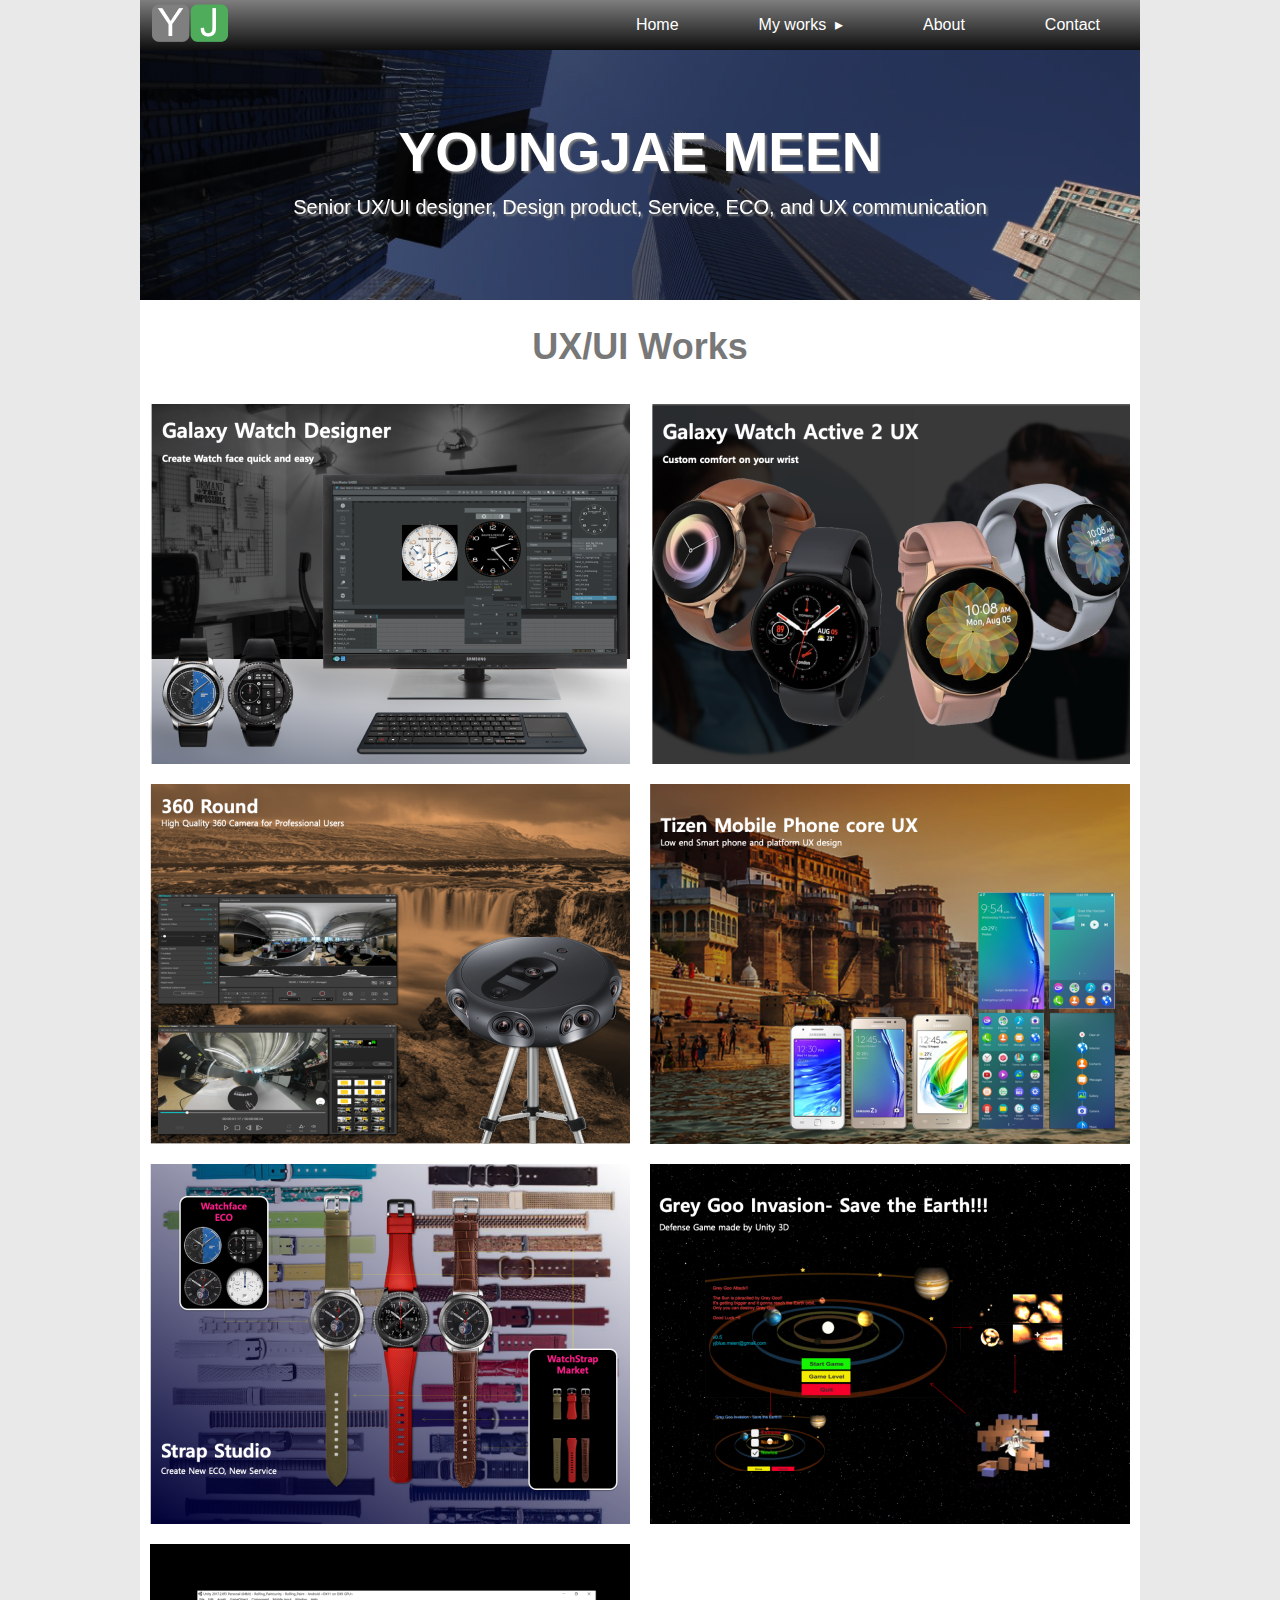
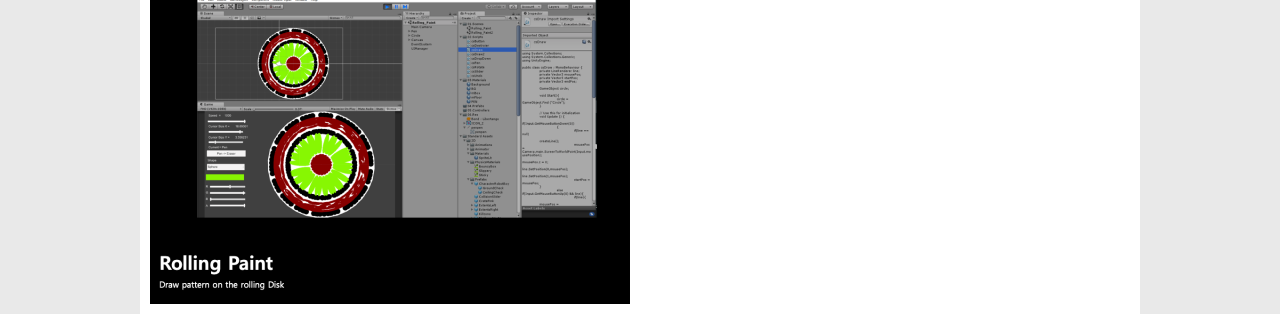
<file: index.html>
﻿<!DOCTYPE html>
<html>
<head>
	<!-- Global site tag (gtag.js) - Google Analytics -->
<script async src="https://www.googletagmanager.com/gtag/js?id=UA-176403368-1"></script>
<script>
  window.dataLayer = window.dataLayer || [];
  function gtag(){dataLayer.push(arguments);}
  gtag('js', new Date());

  gtag('config', 'UA-176403368-1');
</script>

    <meta charset="utf-8" />
    <title>Youngjae Meen</title>
	<meta name="viewport" content = "width=device-width, initial-scale=1.0"/>
	<link rel="icon" href="img/LOGO.png"> <!-- 파비 넣는 방법-->
	<link rel="stylesheet" href="style.css">
	<script src="action.js"></script>
</head>
<body>
	<div id="wrap">

		<div id="goToTop">Top</div>
		<header id="header">
			<div id="logo"><a href="index.html"><img src="img/LOGO.png" /></a></div>
			<input id="toggle" type="checkbox" style="display:none;" />
			<label for="toggle"><div id="ham"></div></label>
			<nav>
				<ul id="navigation">
					<li class="toc"><a href="index.html">Home</a></li>
					<li class="toc">
						<input id="toggle2" type="checkbox" style="display:none;" />
						<a style="cursor: pointer;"><label for="toggle2">My works &nbsp;▸ </label></a>
						<div id="submenu">
							<ul id="sub_navi">
								<li class="subtoc"><a href="GWD.html">Galaxy Watch Designer</a></li>
								<li class="subtoc"><a href="GWA2.html">Galaxy Watch Active 2</a></li>
								<li class="subtoc"><a href="Gear360.html">360 Round Camera</a></li>
								<li class="subtoc"><a href="TMP.html">Tizen Mobile Phone</a></li>
								<li class="subtoc"><a href="StrapStudio.html">Starp Studio</a></li>								
								<li class="subtoc"><a href="GreyGoo.html">Grey Goo (Game)</a></li>
								<li class="subtoc"><a href="RollingPaint.html">Rolling Paint (Game)</a></li>
							</ul>
						</div>
					</li>
					<li class="toc"><a href="About.html">About</a></li>
					<li class="toc"><a href="Contact.html">Contact</a></li>
				</ul>
			</nav>
		</header>

		<div id="main_contents">
			<p id="subTitle">UX/UI Works</p>
			<div class="contents"><a href="GWD.html"><img src="img/work_thumbnails/GWD.png" /></a></div>
			<div class="contents"><a href="GWA2.html"><img src="img/work_thumbnails/GWA2.png" /></a></div>
			<div class="contents"><a href="Gear360.html"><img src="img/work_thumbnails/Gear360.png" /></a></div>
			<div class="contents"><a href="TMP.html"><img src="img/work_thumbnails/TizenMobile.png" /></a></div>
			<div class="contents"><a href="StrapStudio.html"><img src="img/work_thumbnails/StrapStudio.png" /></a></div>
			<div class="contents"><a href="GreyGoo.html"><img src="img/work_thumbnails/GreyGoo.png" /></a></div>
			<div class="contents"><a href="RollingPaint.html"><img src="img/work_thumbnails/RollingPaint.png" /></a></div>
		</div>

		<div id="background">
			<div id="back_image">
				<p id="HeadTitle" style="text-shadow: 2px 2px 2px gray;">YOUNGJAE MEEN</p>
				<p id="HeadSubTitle" style="text-shadow: 2px 2px 2px gray;">Senior UX/UI designer, Design product, Service, ECO, and UX communication</p>
			</div>
		</div>
	</div>
</body>
</html>
</file>
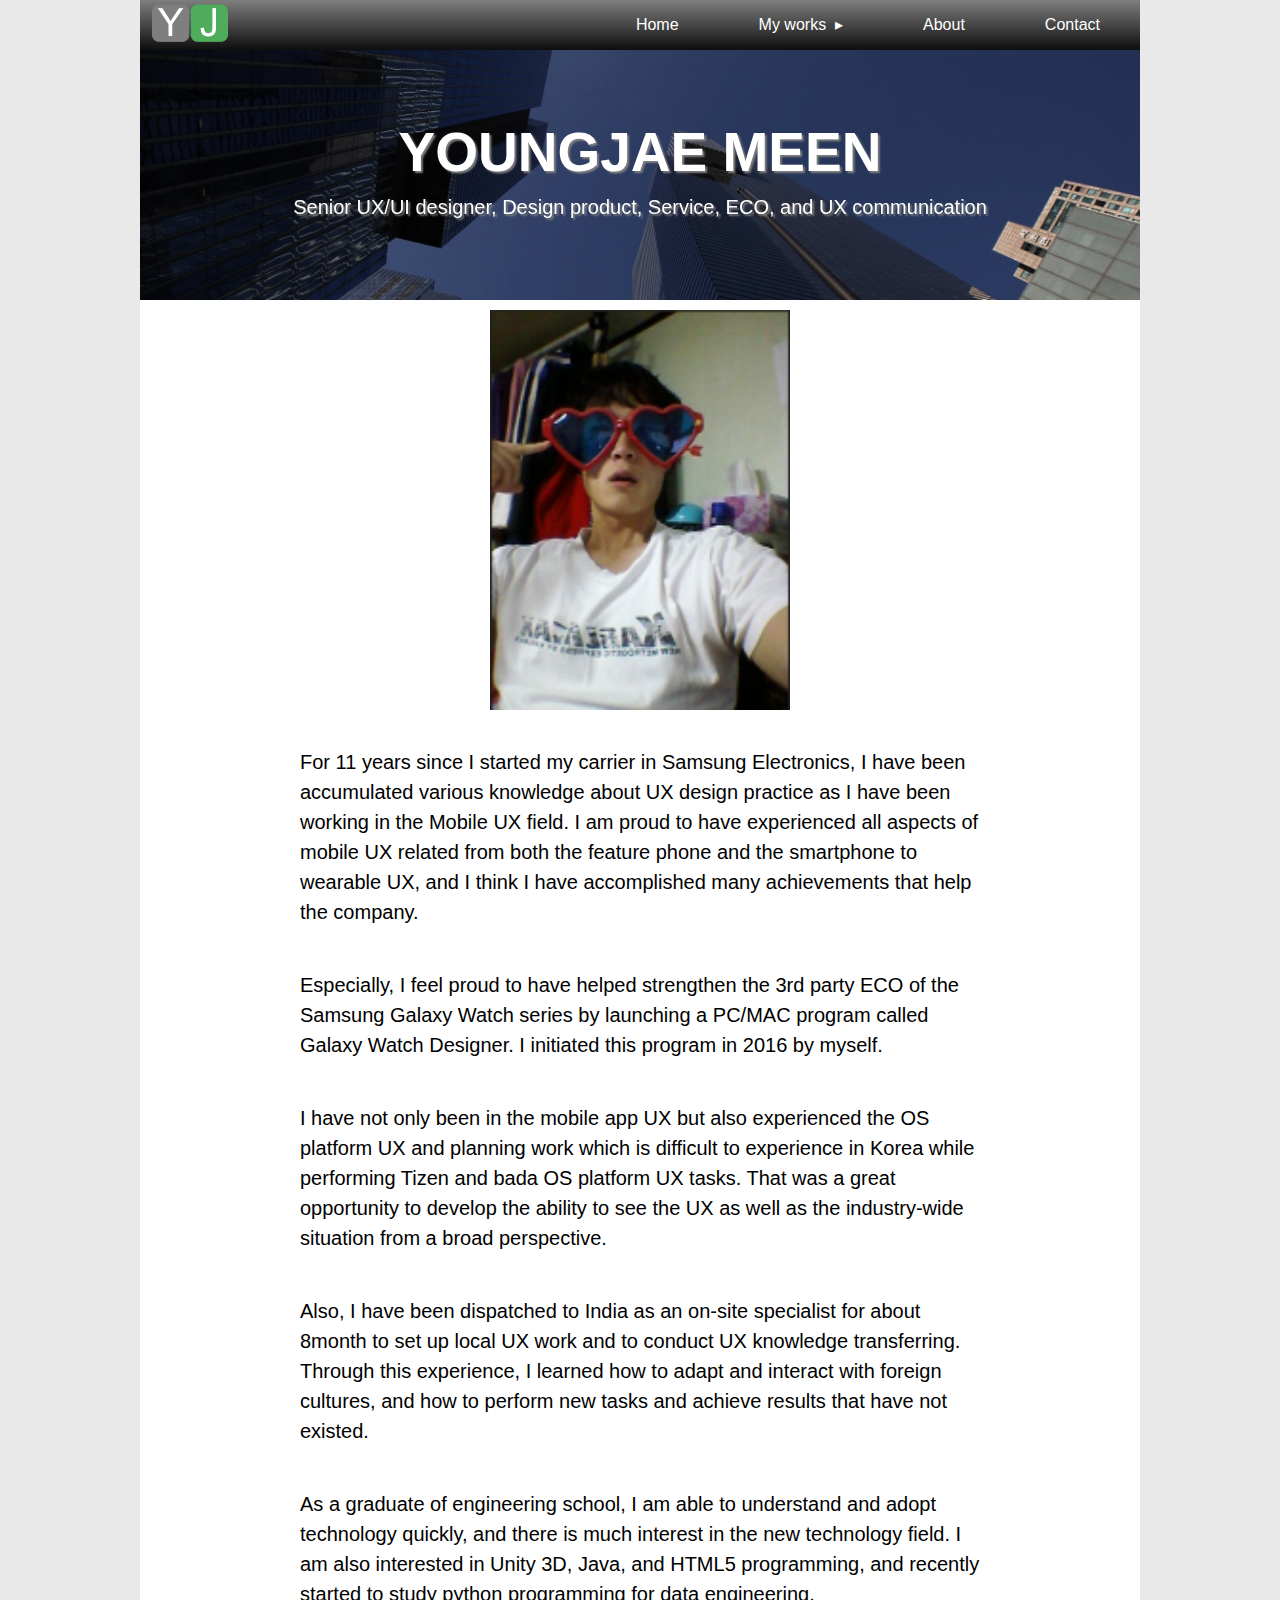
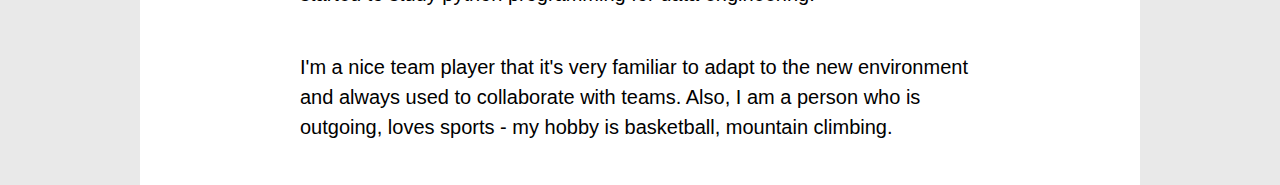
<file: About.html>
﻿<!DOCTYPE html>
<html>
<head>
	<!-- Global site tag (gtag.js) - Google Analytics -->
<script async src="https://www.googletagmanager.com/gtag/js?id=UA-176403368-1"></script>
<script>
  window.dataLayer = window.dataLayer || [];
  function gtag(){dataLayer.push(arguments);}
  gtag('js', new Date());

  gtag('config', 'UA-176403368-1');
</script>
	<meta charset="utf-8" />
	<title>Youngjae Meen</title>
	<meta name="viewport" content="width=device-width, initial-scale=1.0" />
	<link rel="icon" href="img/LOGO.png"> <!-- 파비 넣는 방법-->
	<link rel="stylesheet" href="style.css">
	<script src="action.js"></script>
	

	<style>
        @media screen and (min-width:1000px) {
            #contents {
                width: 70%;
                margin: 0 auto;
                background: #FFFFFF;
                padding: 10px;
                font-size: 20px;
            }

            span > img {
                width: 300px; height: 400px;
            }
        }

        @media screen and (max-width:1000px) and (min-width:500px){
            #contents {
                width: 80%;
                margin: 0 auto;
                background: #FFFFFF;
                padding: 10px;
                font-size: 20px;
            }

            span > img {
                width: 270px;
                height: 360px;
            }
        }

        @media screen and (max-width:500px) {
            #contents {
                width: 90%;
                margin: 0 auto;
                background: #FFFFFF;
                padding: 10px;
                font-size: 20px;
            }
        }

		span {
			display:block;
			margin:10px;
			line-height:1.5;
		}

	</style>
</head>
<body>
	<div id="wrap">

		<div id="goToTop">Top</div>
		<header id="header">
			<div id="logo"><a href="index.html"><img src="img/LOGO.png" /></a></div>
			<input id="toggle" type="checkbox" style="display:none;" />
			<label for="toggle"><div id="ham"></div></label>
			<nav>
				<ul id="navigation">
					<li class="toc"><a href="index.html">Home</a></li>
					<li class="toc">
						<input id="toggle2" type="checkbox" style="display:none;" />
						<a style="cursor: pointer;"><label for="toggle2">My works &nbsp;▸ </label></a>
						<div id="submenu">
							<ul id="sub_navi">
								<li class="subtoc"><a href="GWD.html">Galaxy Watch Designer</a></li>
								<li class="subtoc"><a href="GWA2.html">Galaxy Watch Active 2</a></li>
								<li class="subtoc"><a href="Gear360.html">360 Round Camera</a></li>
								<li class="subtoc"><a href="TMP.html">Tizen Mobile Phone</a></li>
								<li class="subtoc"><a href="StrapStudio.html">Starp Studio</a></li>
								<li class="subtoc"><a href="GreyGoo.html">Grey Goo (Game)</a></li>
								<li class="subtoc"><a href="RollingPaint.html">Rolling Paint (Game)</a></li>
							</ul>
						</div>
					</li>
					<li class="toc"><a href="About.html">About</a></li>
					<li class="toc"><a href="Contact.html">Contact</a></li>
				</ul>
			</nav>
		</header>

		<div id="main_contents">
			<p style="margin:10px;text-align:center;">
				<span>
					<img src="img/MySelf.png">
				</span>
			</p>

			<p id="contents">
				<span>
					For 11 years since I started my carrier in Samsung Electronics,
					I have been accumulated various knowledge about UX design practice as I have been working in the Mobile UX field.
					I am proud to have experienced all aspects of mobile UX related from both the feature phone and the smartphone to wearable UX,
					and I think I have accomplished many achievements that help the company.
				</span><br />
				<span>
					Especially, I feel proud to have helped strengthen the 3rd party ECO of the Samsung Galaxy Watch series by launching a
					PC/MAC program called Galaxy Watch Designer. I initiated this program in 2016 by myself.
				</span><br />
				<span>
					I have not only been in the mobile app UX but also experienced the OS platform UX and planning work which is difficult to experience
					in Korea while performing Tizen and bada OS platform UX tasks. That was a great opportunity to develop the ability to see the UX as well
					as the industry-wide situation from a broad perspective.
				</span><br />
				<span>
					Also, I have been dispatched to India as an on-site specialist for about 8month to set up local UX work and to conduct UX knowledge
					transferring. Through this experience, I learned how to adapt and interact with foreign cultures, and how to perform new tasks and achieve
					results that have not existed.
				</span><br />
				<span>
					As a graduate of engineering school, I am able to understand and adopt technology quickly, and there is much interest
					in the new technology field. I am also interested in Unity 3D, Java, and HTML5 programming, and recently started to study python
					programming for data engineering.
				</span><br />
				<span>
					I'm a nice team player that it's very familiar to adapt to the new environment and always used to collaborate with teams.
					Also, I am a person who is outgoing, loves sports - my hobby is basketball, mountain climbing.
				</span><br />
			</p>

		</div>
		<div id="background">
			<div id="back_image">
				<p id="HeadTitle" style="text-shadow: 2px 2px 2px gray;">YOUNGJAE MEEN</p>
				<p id="HeadSubTitle" style="text-shadow: 2px 2px 2px gray;">Senior UX/UI designer, Design product, Service, ECO, and UX communication</p>
			</div>
		</div>
	</div>
</body>
</html>
</file>
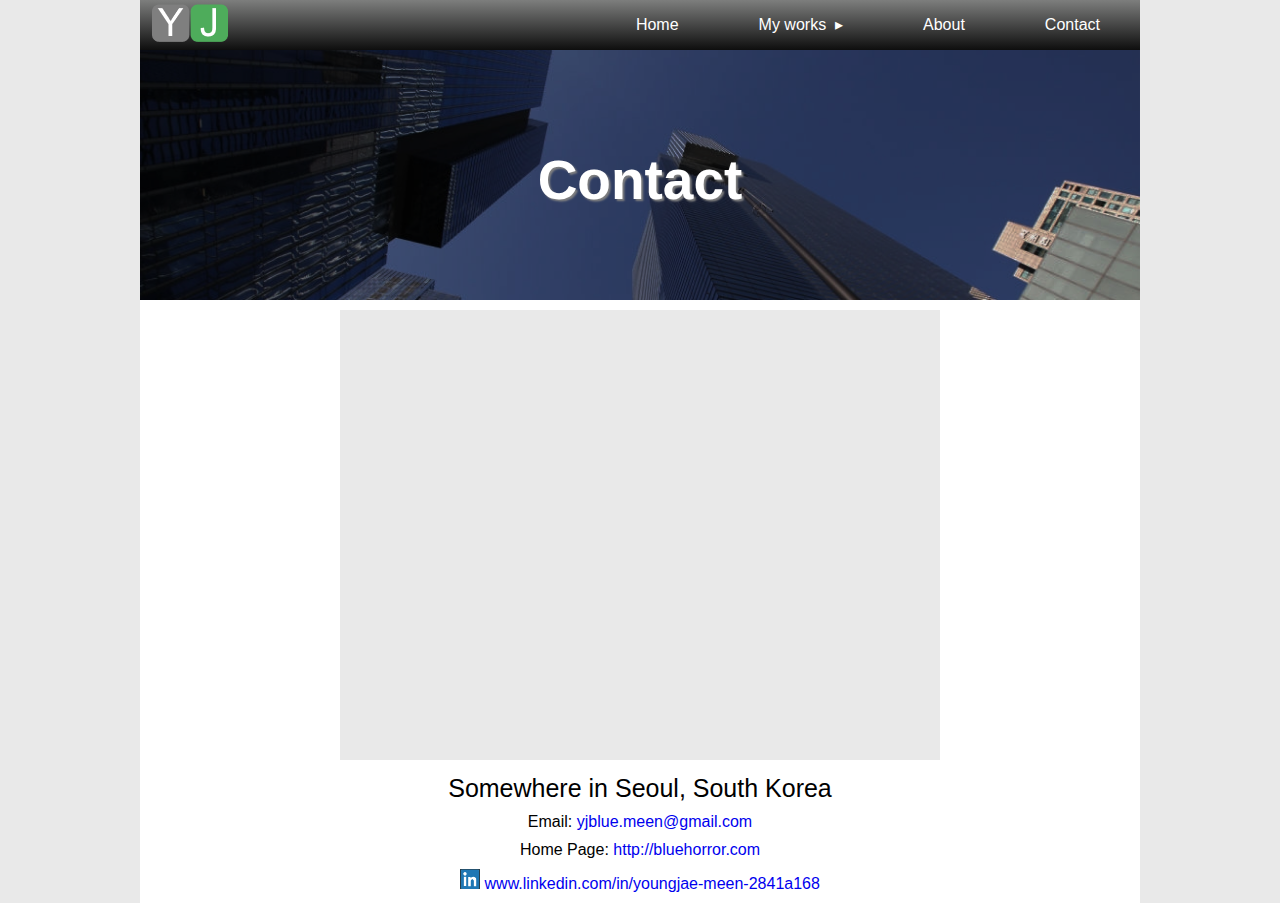
<file: Contact.html>
﻿<!DOCTYPE html>
<html>
<head>
	<!-- Global site tag (gtag.js) - Google Analytics -->
<script async src="https://www.googletagmanager.com/gtag/js?id=UA-176403368-1"></script>
<script>
  window.dataLayer = window.dataLayer || [];
  function gtag(){dataLayer.push(arguments);}
  gtag('js', new Date());

  gtag('config', 'UA-176403368-1');
</script>
	<meta charset="utf-8" />
	<title>Youngjae Meen</title>
	<meta name="viewport" content="width=device-width, initial-scale=1.0" />
	<link rel="icon" href="img/LOGO.png"> <!-- 파비 넣는 방법-->
	<link rel="stylesheet" href="style.css">
	<script src="action.js"></script>
	<style>
        @media screen and (min-width:1000px) {
            #map > iframe {
                width:600px; height:450px;
            }            
        }

        @media screen and (max-width:1000px) and (min-width:500px) {
            #map > iframe {
                width: 480px;
                height: 360px;
            }            
        }

        @media screen and (max-width:500px) {
            #map > iframe {
                width: 320px;
                height: 240px;
            }

            #contact > p {
                margin: 5px 20px;
            }
        }
		
		#map{
			text-align: center;
			margin: 10px auto;
		}

		#map > iframe {
			border: 1px solid black;
			background: #E9E9E9;
		}

		#map > p {
			font-size: 25px;
			margin:10px;
		}

		#contact {
                text-align:center;				
            }

			#contact > p {
                margin: 10px;
            }

			#main_contents {
				background:white;
			}

	</style>
</head>
<body>
	<div id="wrap">

		<div id="goToTop">Top</div>
		<header id="header">
			<div id="logo"><a href="index.html"><img src="img/LOGO.png" /></a></div>
			<input id="toggle" type="checkbox" style="display:none;" />
			<label for="toggle"><div id="ham"></div></label>
			<nav>
				<ul id="navigation">
					<li class="toc"><a href="index.html">Home</a></li>
					<li class="toc">
						<input id="toggle2" type="checkbox" style="display:none;" />
						<a style="cursor: pointer;"><label for="toggle2">My works &nbsp;▸ </label></a>
						<div id="submenu">
							<ul id="sub_navi">
								<li class="subtoc"><a href="GWD.html">Galaxy Watch Designer</a></li>
								<li class="subtoc"><a href="GWA2.html">Galaxy Watch Active 2</a></li>
								<li class="subtoc"><a href="Gear360.html">360 Round Camera</a></li>
								<li class="subtoc"><a href="TMP.html">Tizen Mobile Phone</a></li>
								<li class="subtoc"><a href="StrapStudio.html">Starp Studio</a></li>
								<li class="subtoc"><a href="GreyGoo.html">Grey Goo (Game)</a></li>
								<li class="subtoc"><a href="RollingPaint.html">Rolling Paint (Game)</a></li>
							</ul>
						</div>
					</li>
					<li class="toc"><a href="About.html">About</a></li>
					<li class="toc"><a href="Contact.html">Contact</a></li>
				</ul>
			</nav>
		</header>

		<div id="main_contents">
			<div id="map">
				<iframe src="https://www.google.com/maps/embed?pb=!1m18!1m12!1m3!1d202480.2820719911!2d127.01784514775488!3d37.537286209087135!2m3!1f0!2f0!3f0!3m2!1i1024!2i768!4f13.1!3m3!1m2!1s0x357ca57484584369%3A0x8a86a6d0bb5c7f44!2sSongpa-gu%20Office!5e0!3m2!1sen!2skr!4v1597628808730!5m2!1sen!2skr" frameborder="0" style="border:0;" allowfullscreen="" aria-hidden="false" tabindex="0"></iframe>
				<p>Somewhere in Seoul, South Korea</p>
			</div>
			<div id="contact">
				<p>Email: <a href="mailto:yjblue.meen@gmail.com">yjblue.meen@gmail.com</a></p>
				<p>Home Page: <a href="http://bluehorror.com">http://bluehorror.com</a></p>
				<p><img src="img/linkedin.png" width="20" height="20" /> <a href="https://www.linkedin.com/in/youngjae-meen-2841a168">www.linkedin.com/in/youngjae-meen-2841a168</a></p>
			</div>
		</div>

		<div id="background">
			<div id="back_image">
				<p id="HeadTitle" style="text-shadow: 2px 2px 2px gray;line-height:120px;">Contact</p>
			</div>
		</div>
	</div>
</body>
</html>
</file>
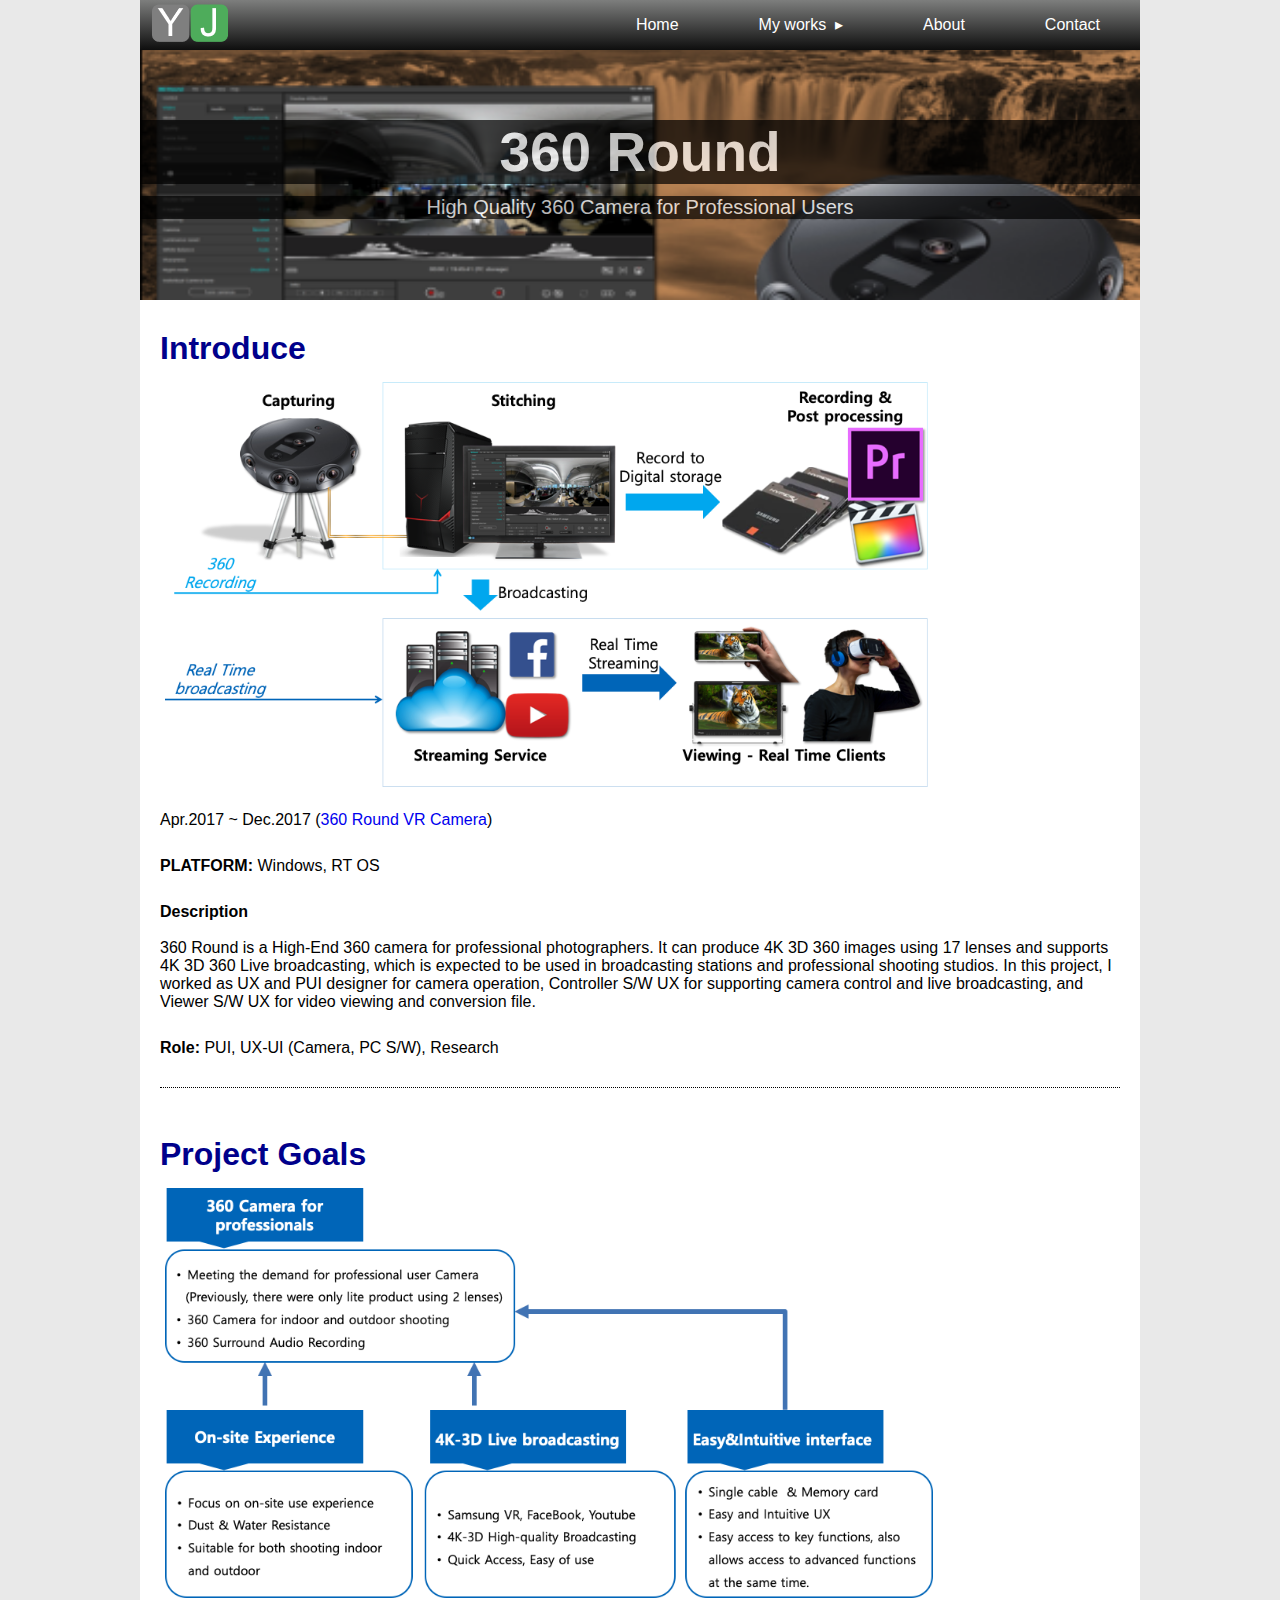
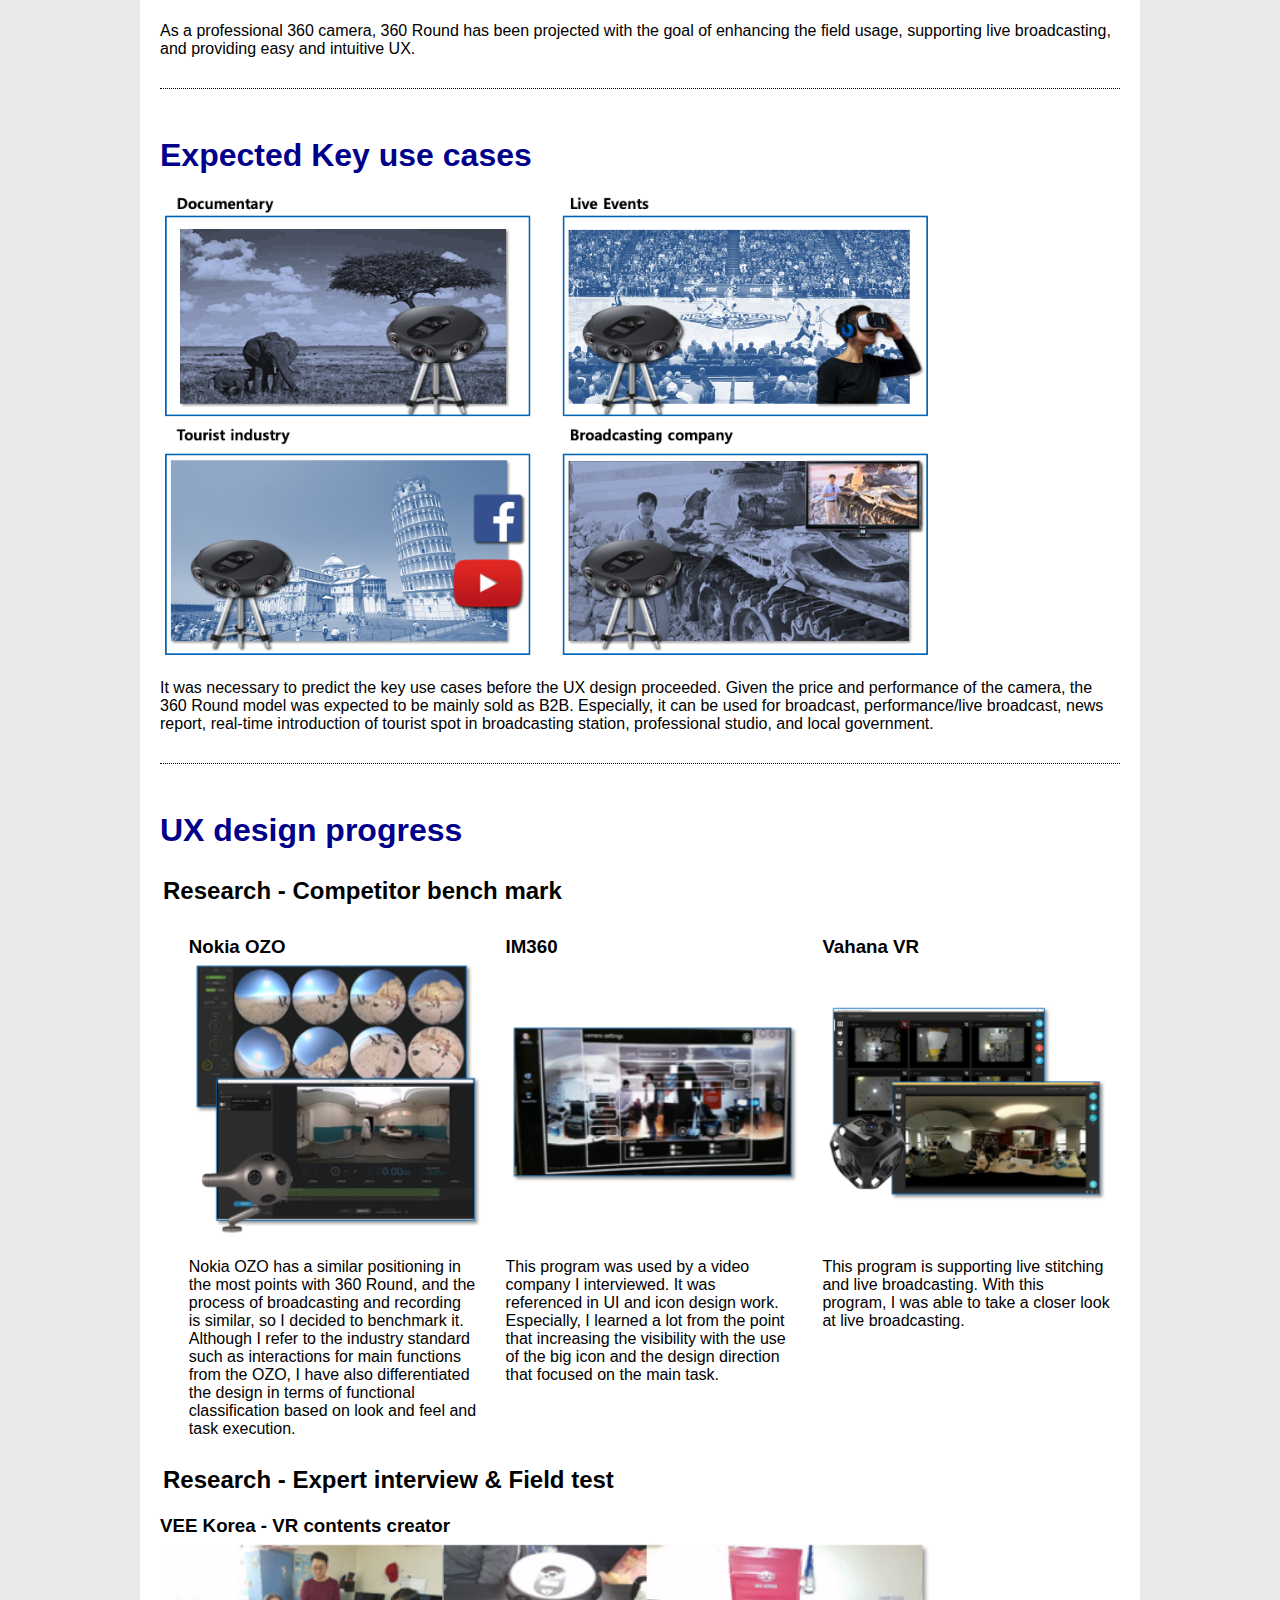
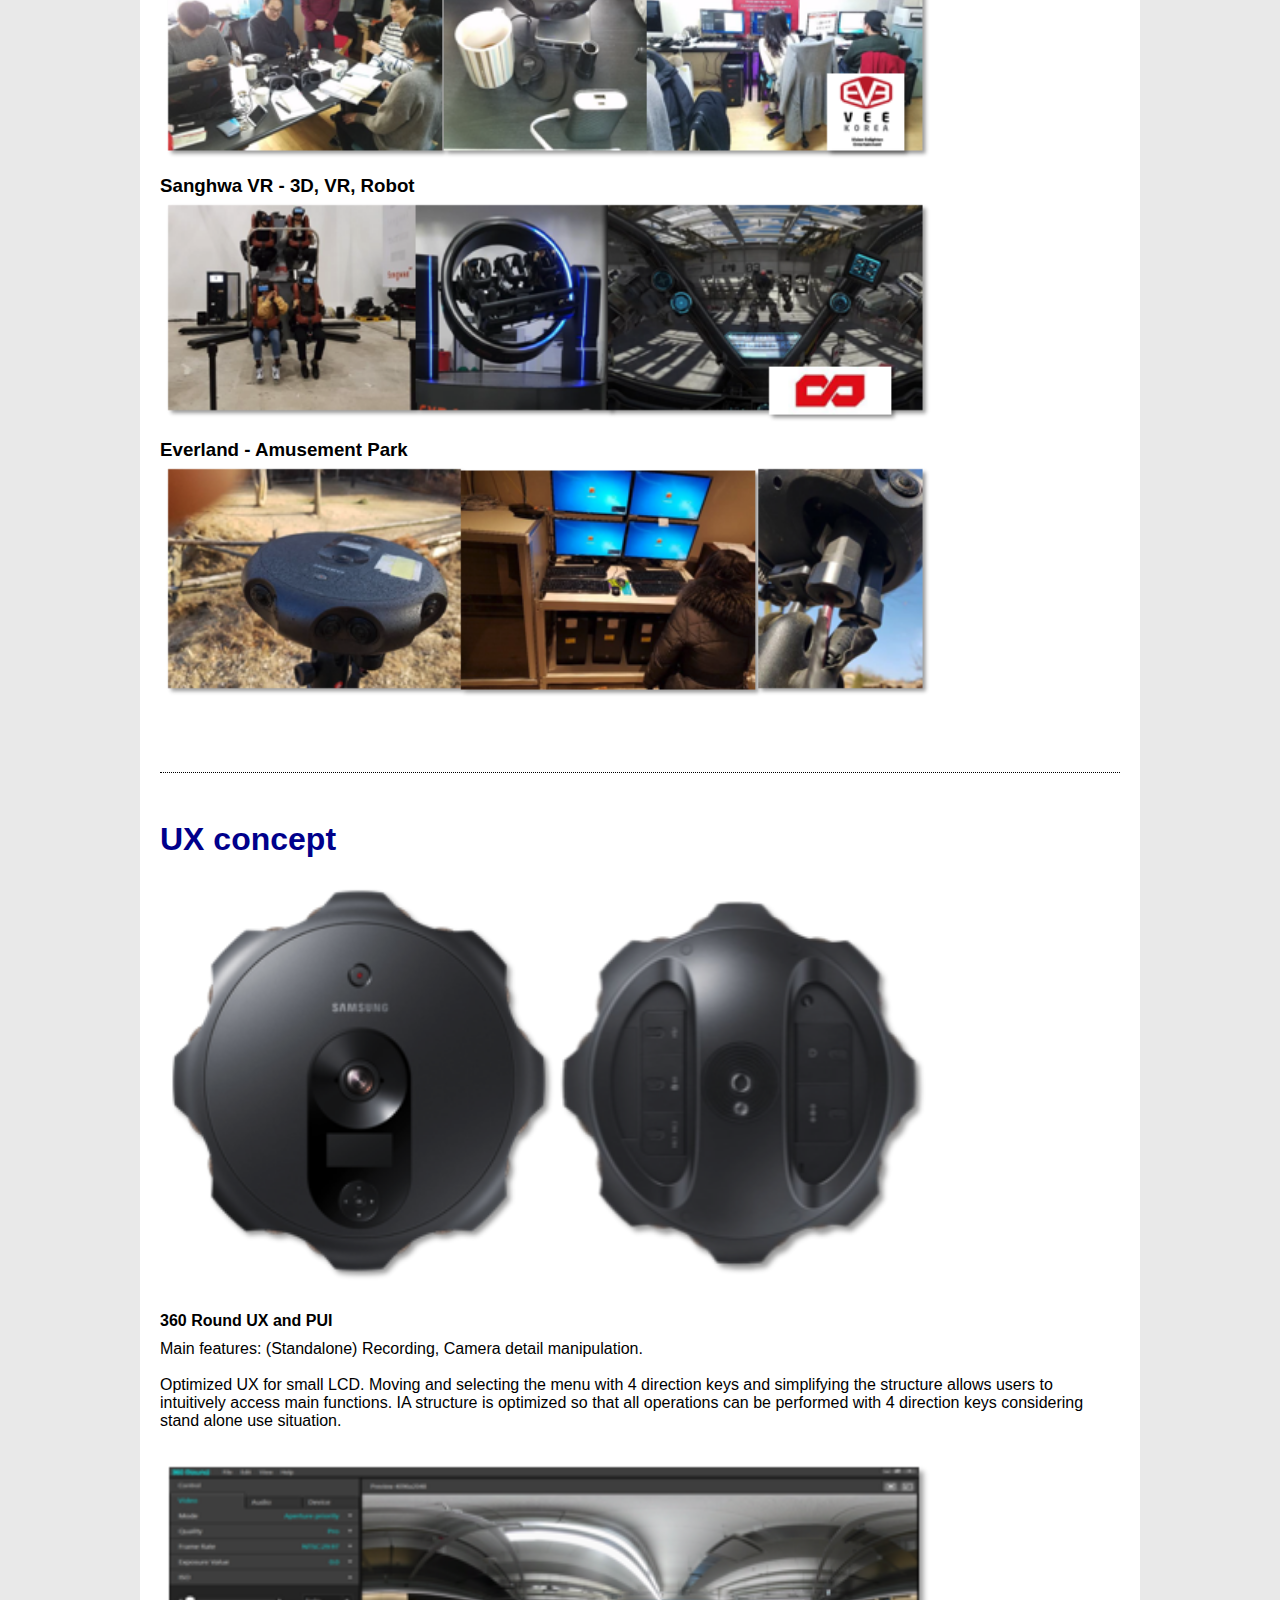
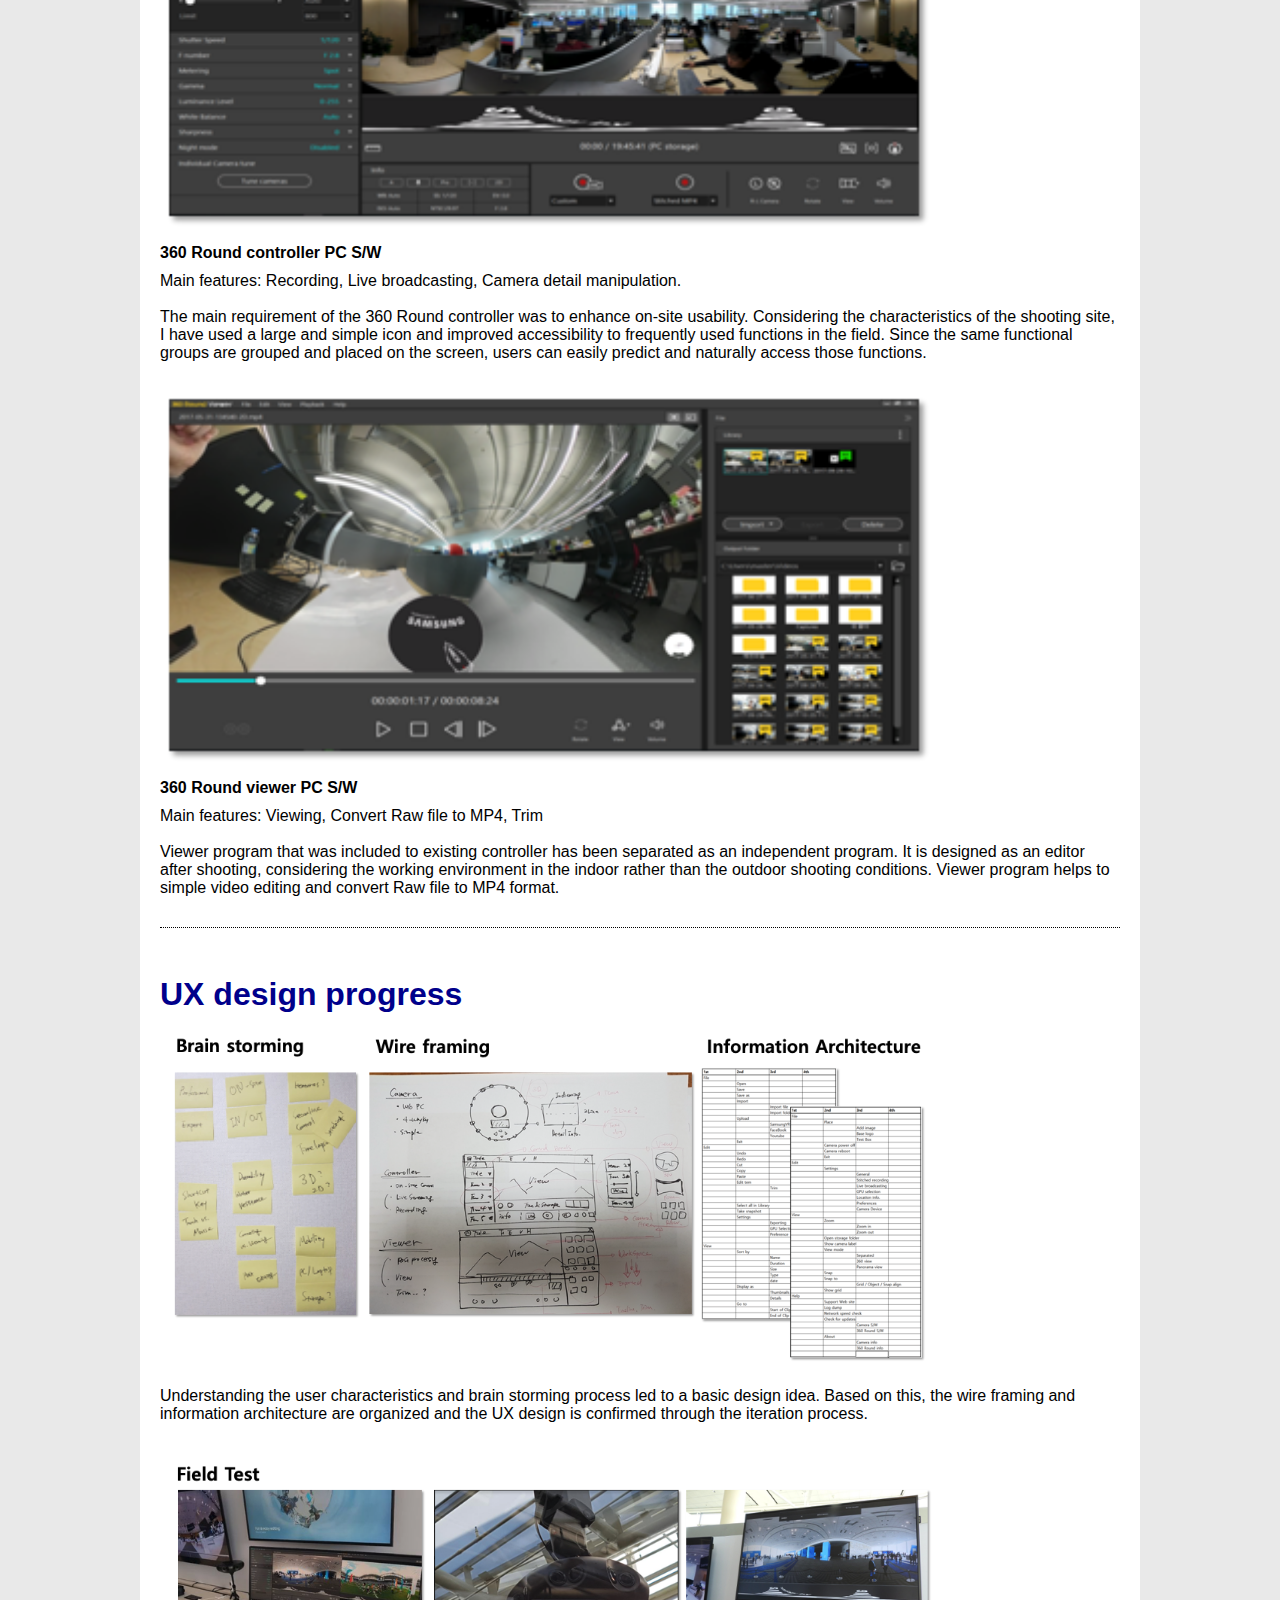
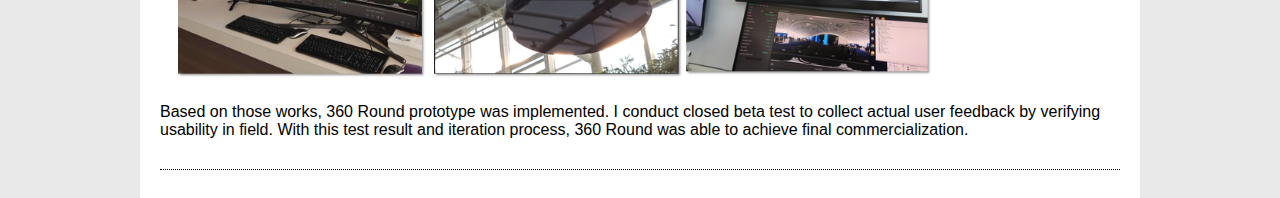
<file: Gear360.html>
﻿<!DOCTYPE html>
<html>
<head>
	<!-- Global site tag (gtag.js) - Google Analytics -->
<script async src="https://www.googletagmanager.com/gtag/js?id=UA-176403368-1"></script>
<script>
  window.dataLayer = window.dataLayer || [];
  function gtag(){dataLayer.push(arguments);}
  gtag('js', new Date());

  gtag('config', 'UA-176403368-1');
</script>
	<meta charset="utf-8" />
	<title>Youngjae Meen</title>
	<meta name="viewport" content="width=device-width, initial-scale=1.0" />
	<link rel="icon" href="img/LOGO.png"> <!-- 파비 넣는 방법-->
	<link rel="stylesheet" href="style.css">
	<link rel="stylesheet" href="style_main_contents.css">
	<style>
		.small img{
			width:80%;
		}

	</style>
	<script src="action2.js"></script>
</head>
<body>
	<div id="wrap">

		<div id="goToTop">Top</div>
		<header id="header">
			<div id="logo"><a href="index.html"><img src="img/LOGO.png" /></a></div>
			<input id="toggle" type="checkbox" style="display:none;" />
			<label for="toggle"><div id="ham"></div></label>
			<nav>
				<ul id="navigation">
					<li class="toc"><a href="index.html">Home</a></li>
					<li class="toc">
						<input id="toggle2" type="checkbox" style="display:none;" />
						<a style="cursor: pointer;"><label for="toggle2">My works &nbsp;▸ </label></a>
						<div id="submenu">
							<ul id="sub_navi">
								<li class="subtoc"><a href="GWD.html">Galaxy Watch Designer</a></li>
								<li class="subtoc"><a href="GWA2.html">Galaxy Watch Active 2</a></li>
								<li class="subtoc"><a href="Gear360.html">360 Round Camera</a></li>
								<li class="subtoc"><a href="TMP.html">Tizen Mobile Phone</a></li>
								<li class="subtoc"><a href="StrapStudio.html">Starp Studio</a></li>
								<li class="subtoc"><a href="GreyGoo.html">Grey Goo (Game)</a></li>
								<li class="subtoc"><a href="RollingPaint.html">Rolling Paint (Game)</a></li>
							</ul>
						</div>
					</li>
					<li class="toc"><a href="About.html">About</a></li>
					<li class="toc"><a href="Contact.html">Contact</a></li>
				</ul>
			</nav>
		</header>

		<div id="main_contents">
			<div class="contents_wrap">
				<h1>Introduce</h1>
				<img src="img/360 Round/Intro.png" />
				<p>
					Apr.2017 ~ Dec.2017 (<a href="https://www.samsung.com/us/business/products/mobile/virtual-reality/360-round/360-round-sm-r260nzkaxar/">360 Round VR Camera</a>)<br />
				</p><br />
				<p>
					<b>PLATFORM: </b> Windows, RT OS
				</p><br />
				<p>
					<b>Description</b><br /><br />
					360 Round is a High-End 360 camera for professional photographers. It can produce 4K 3D 360 images using 17 lenses and supports 4K 3D 360 Live broadcasting, which is expected to be used in broadcasting stations and professional shooting studios. In this project, I worked as UX and PUI designer for camera operation, Controller S/W UX for supporting camera control and live broadcasting, and Viewer S/W UX for video viewing and conversion file.
					<br />
				</p><br />
				<p><b>Role:</b> PUI, UX-UI (Camera, PC S/W), Research </p>
				<br />
			</div>
			<div class="contents_wrap">
				<h1>Project Goals</h1>
				<img src="img/360 Round/ProjectGoals.png" />
				<p>As a professional 360 camera, 360 Round has been projected with the goal of enhancing the field usage, supporting live broadcasting, and providing easy and intuitive UX.</p>
				<br />
			</div>
			<div class="contents_wrap">
				<h1>Expected Key use cases</h1>
				<img src="img/360 Round/ExpectedUseCase.png" />
				<p>It was necessary to predict the key use cases before the UX design proceeded. Given the price and performance of the camera, the 360 ​​Round model was expected to be mainly sold as B2B. Especially, it can be used for broadcast, performance/live broadcast, news report, real-time introduction of tourist spot in broadcasting station, professional studio, and local government.	</p>
				<br />
			</div>
			<div class="contents_wrap">
				<h1>UX design progress</h1><br />
				<h2>Research - Competitor bench mark</h2><br/>
				<div id="type2_wrap">
					<div id="first_1">
						<h3>Nokia OZO</h3>
						<img src="img/360 Round/Ozo.png" /><br />
						<p>
							Nokia OZO has a similar positioning in the most points with 360 Round, and the process of broadcasting and recording is similar, so I decided to benchmark it.
							Although I refer to the industry standard such as interactions for main functions from the OZO, I have also differentiated the design in terms of functional classification based on look and feel and task execution.
						</p><br />
					</div>
					<div id="second_2">
						<h3>IM360</h3>
						<img src="img/360 Round/IM360.png" /><br />
						<p>This program was used by a video company I interviewed. It was referenced in UI and icon design work. Especially, I learned a lot from the point that increasing the visibility with the use of the big icon and the design direction that focused on the main task.</p><br />
					</div>
					<div id="third_3">
						<h3>Vahana VR</h3>
						<img src="img/360 Round/Vahana.png" /><br />
						<p>This program is supporting live stitching and live broadcasting. With this program, I was able to take a closer look at live broadcasting.</p><br />
					</div>
				</div>
				<div class="small">
					<h2>Research - Expert interview & Field test</h2><br />
					<h3>VEE Korea - VR contents creator</h3>
					<img src="img/360 Round/VEE.png" />
					<h3>Sanghwa VR - 3D, VR, Robot</h3>
					<img src="img/360 Round/Sanghwa.png" />
					<h3>Everland - Amusement Park</h3>
					<img src="img/360 Round/Everland.png" />
				</div>
				<p id="bottom_line">&nbsp;</p>
				<br />
			</div>
			<div class="contents_wrap small">
				<h1>UX concept</h1>
				<img src="img/360 Round/360Round_PUI.png"/><br/>
				<b>360 Round UX and PUI</b>
				<p>
					Main features: (Standalone) Recording, Camera detail manipulation. <br /><br />
					Optimized UX for small LCD. Moving and selecting the menu with 4 direction keys and simplifying the structure allows users to intuitively access main functions. IA structure is optimized so that all operations can be performed with 4 direction keys considering stand alone use situation.
				</p>
				<br />
				<img src="img/360 Round/360Round_Controller.png" /><br />
				<b>360 Round controller PC S/W</b>
				<p>
					Main features: Recording, Live broadcasting, Camera detail manipulation. <br/><br/>
					The main requirement of the 360 ​​Round controller was to enhance on-site usability. Considering the characteristics of the shooting site, I have used a large and simple icon and improved accessibility to frequently used functions in the field. Since the same functional groups are grouped and placed on the screen, users can easily predict and naturally access those functions.
				</p>
				<br />
				<img src="img/360 Round/360Round_Viewer.png" /><br />
				<b>360 Round viewer PC S/W</b>
				<p>
					Main features: Viewing, Convert Raw file to MP4, Trim <br/><br/>
					Viewer program that was included to existing controller has been separated as an independent program. It is designed as an editor after shooting, considering the
					working environment in the indoor rather than the outdoor shooting conditions.  Viewer program helps to simple video editing and convert Raw file to MP4 format.
				</p>
				<br />
			</div>
			<div class="contents_wrap">
				<h1>UX design progress</h1>
				<img src="img/360 Round/image 30.png" />
				<p>
					Understanding the user characteristics and brain storming process led to a basic design idea. Based on this, the wire framing and information architecture are organized and the UX design is confirmed through the iteration process.
				</p>
				<br />
				<img src="img/360 Round/image 31.png" />
				<p>
					Based on those works, 360 Round prototype was implemented. I conduct closed beta test to collect actual user feedback by verifying usability in field. With this test result and iteration process, 360 Round was able to achieve final commercialization.
				</p>
				<br />				
			</div>
		</div>

		<div id="background" style="background-image:url(img/BG_Thumbnails/Gear360_1.png);background-repeat:no-repeat;background-size:cover;background-color:black;">
			<p id="HeadTitle" style="background:black;opacity:0.7;text-shadow: 5px 5px 2px black;">360 Round</p>
			<p id="HeadSubTitle" style="background:black;opacity:0.7;text-shadow: 5px 5px 2px black;">High Quality 360 Camera for Professional Users</p>
		</div>
	</div>
</body>
</html>
</file>
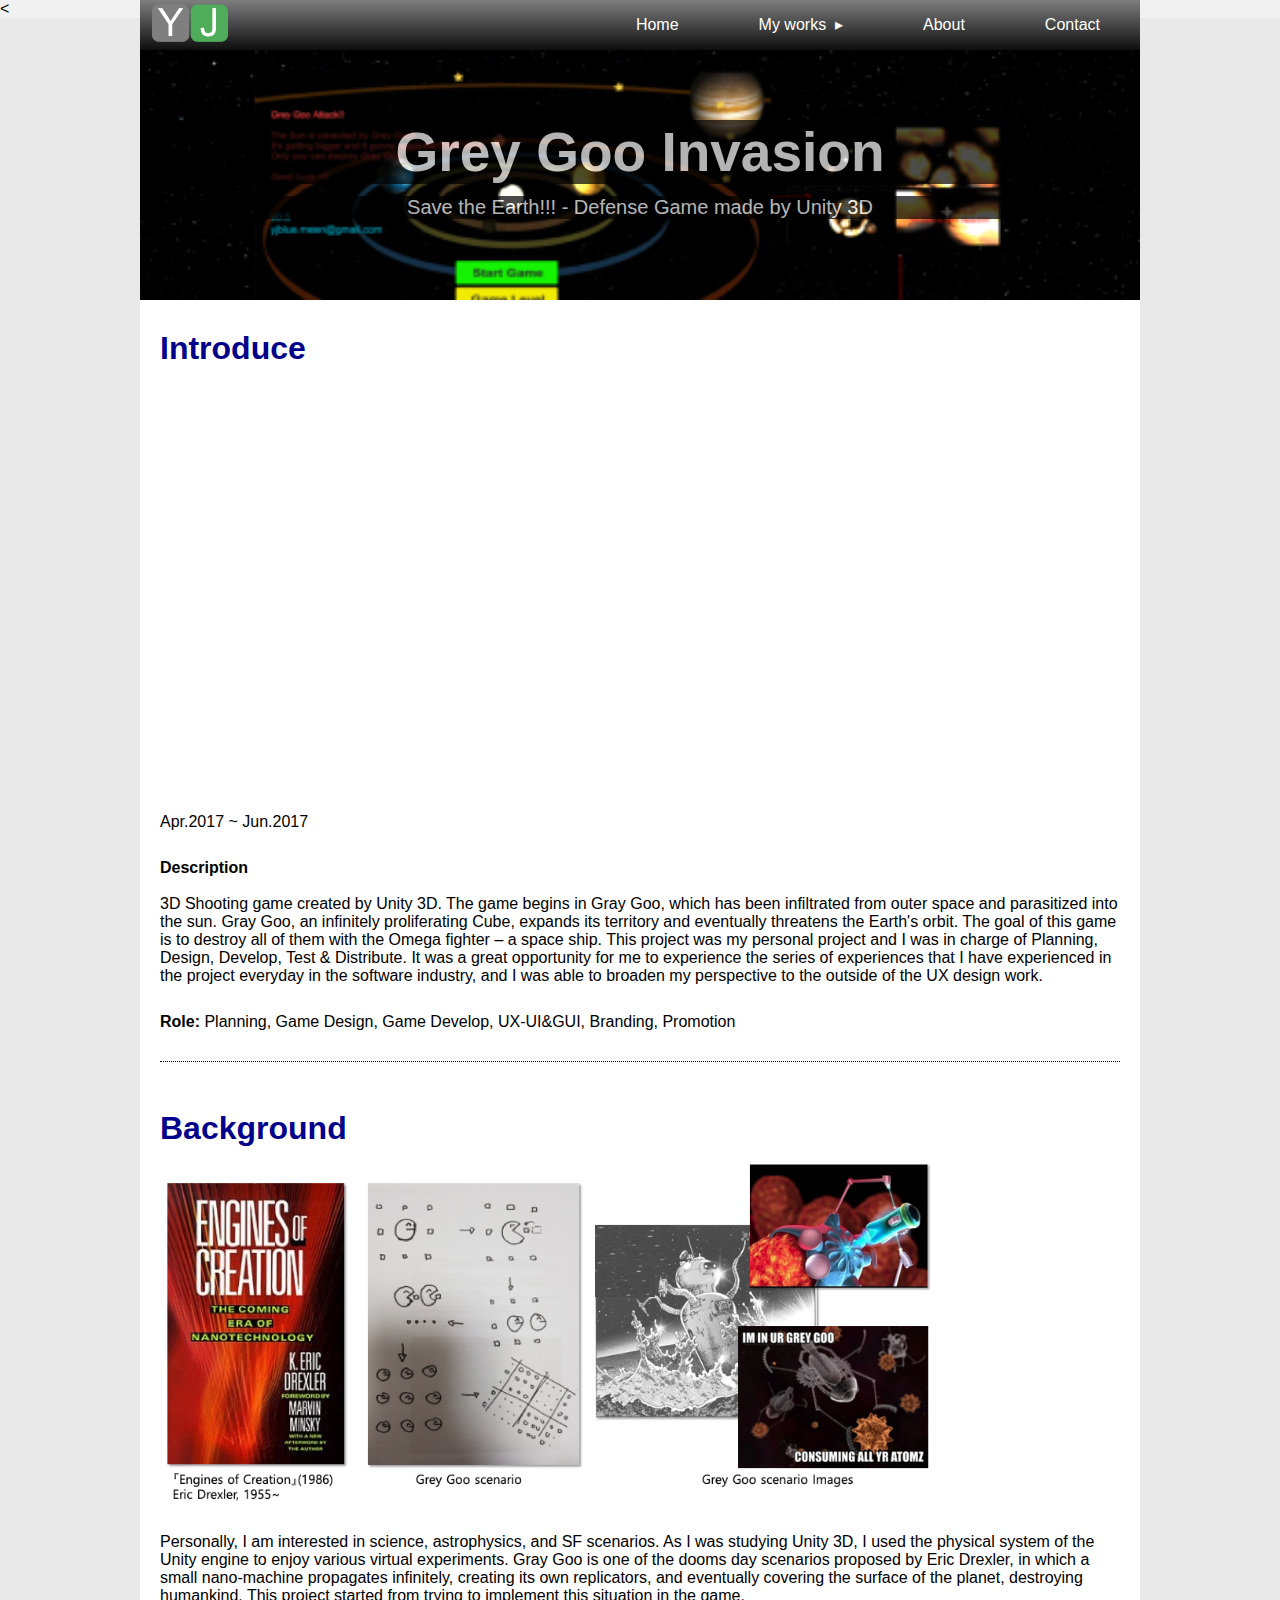
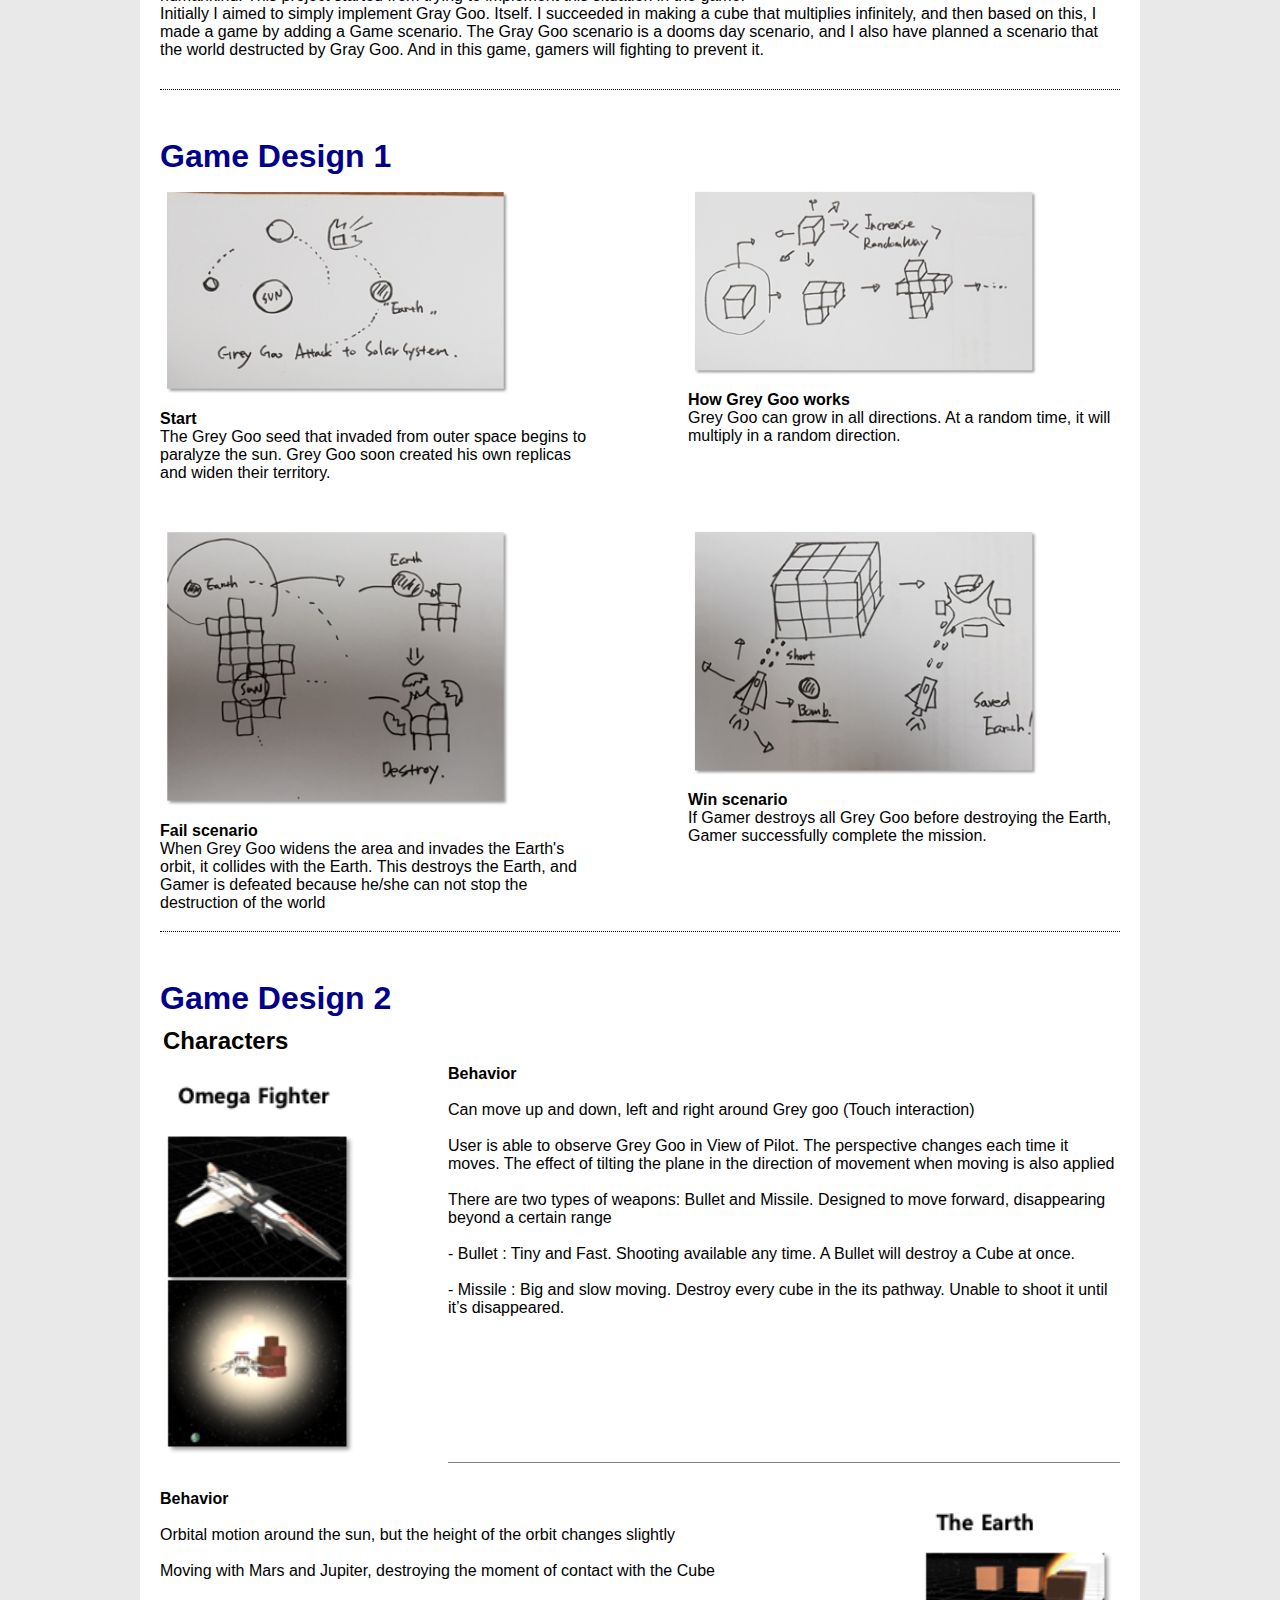
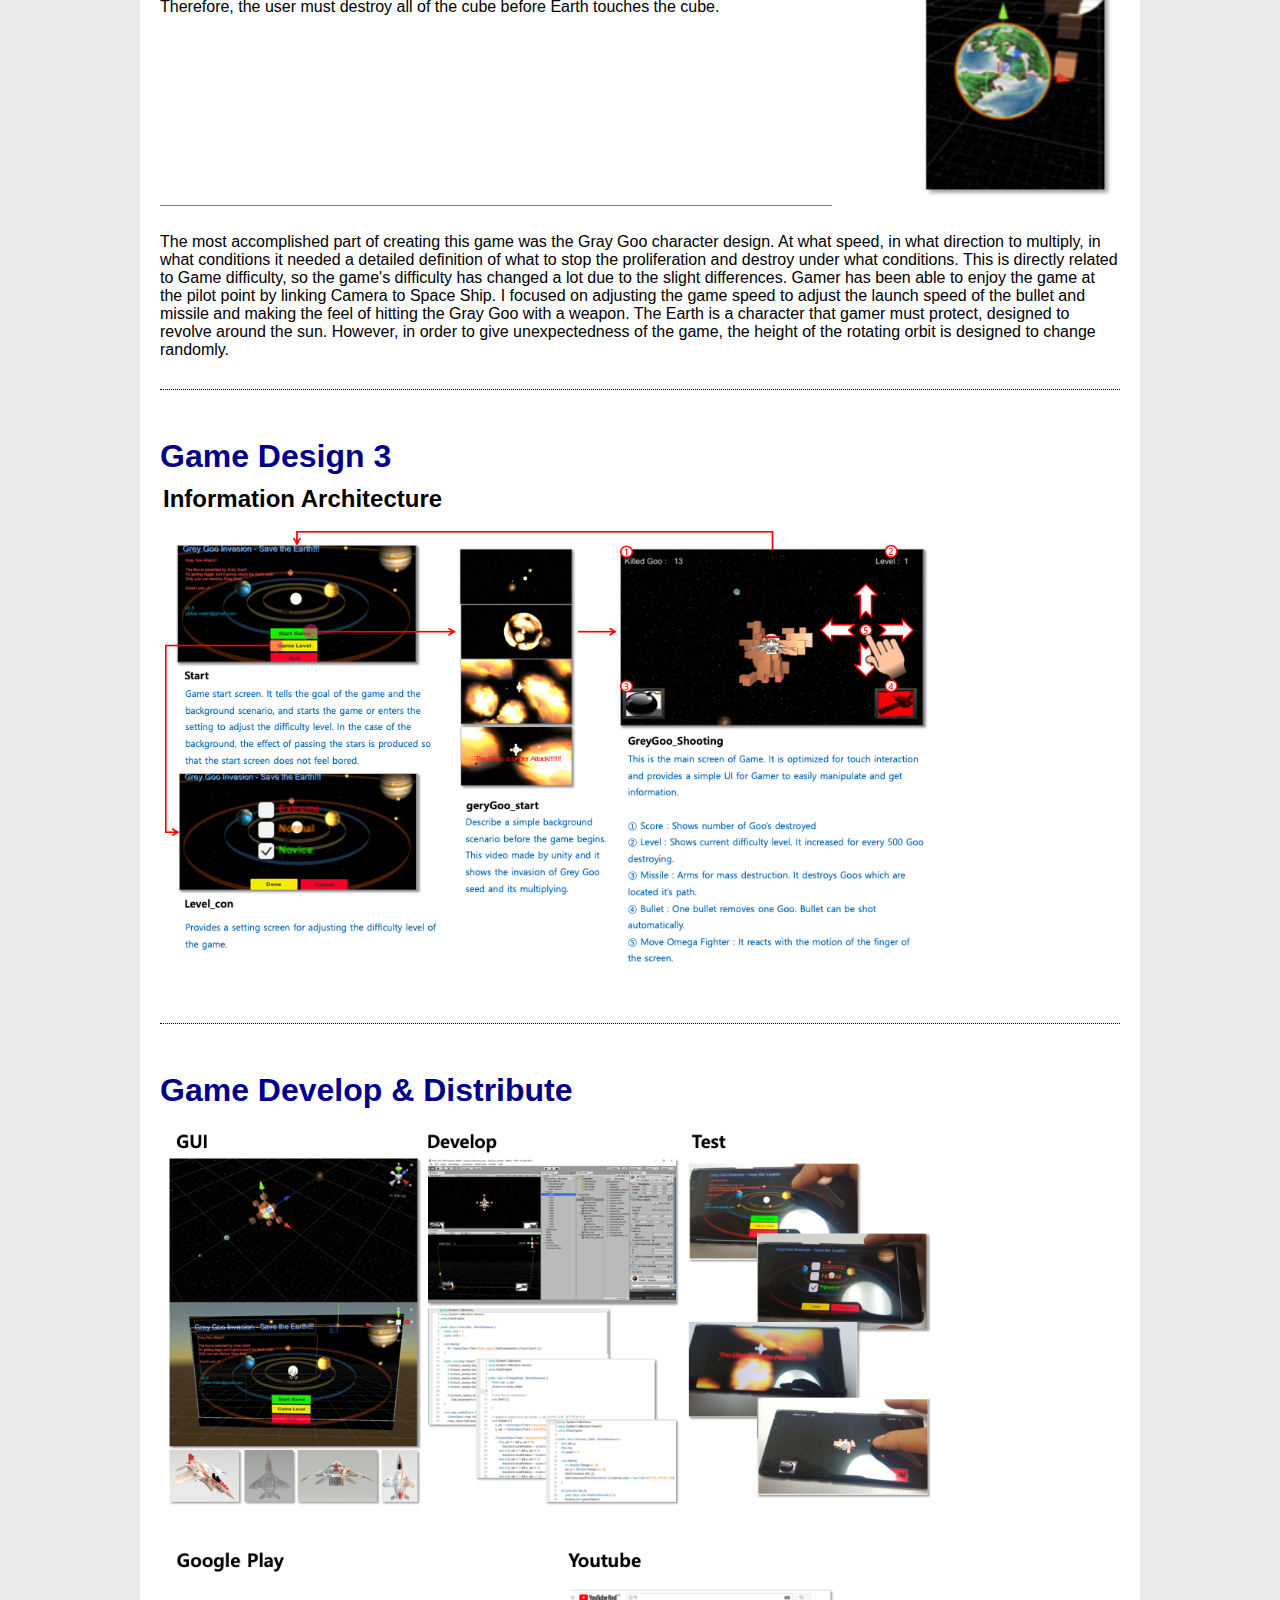
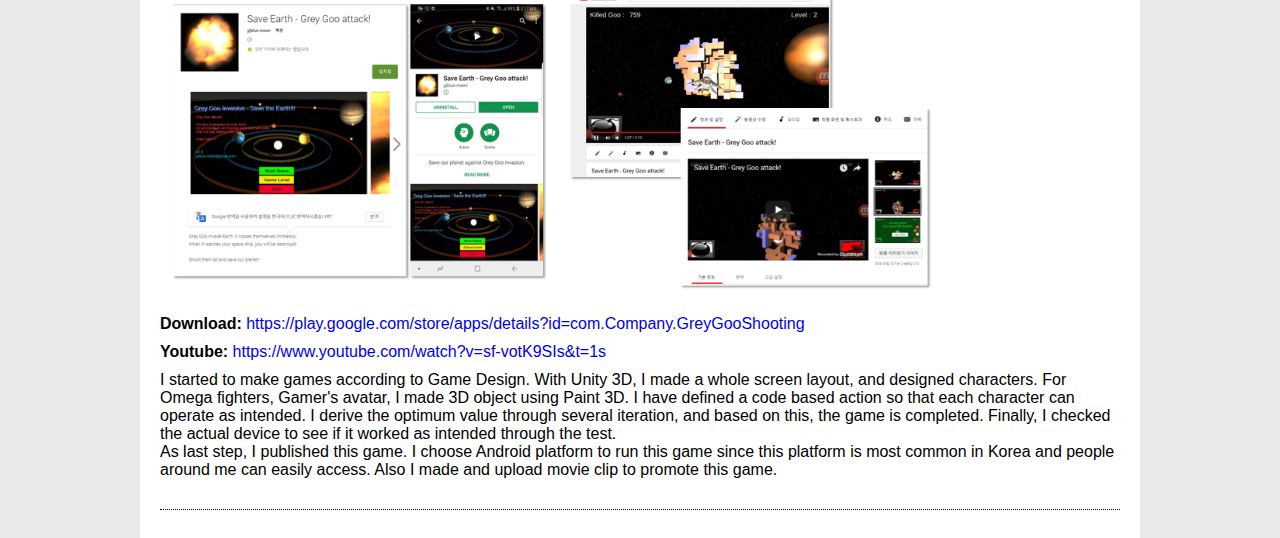
<file: GreyGoo.html>
﻿<!DOCTYPE html>
<html>
<head>
	<!-- Global site tag (gtag.js) - Google Analytics -->
<script async src="https://www.googletagmanager.com/gtag/js?id=UA-176403368-1"></script>
<script>
  window.dataLayer = window.dataLayer || [];
  function gtag(){dataLayer.push(arguments);}
  gtag('js', new Date());

  gtag('config', 'UA-176403368-1');
</script>
	<meta charset="utf-8" />
	<title>Youngjae Meen</title>
	<meta name="viewport" content="width=device-width, initial-scale=1.0" />
	<link rel="icon" href="img/LOGO.png"> <!-- 파비 넣는 방법-->
	<link rel="stylesheet" href="style.css">
	<link rel="stylesheet" href="style_main_contents.css">
	<style>
        .contents_wrap li {
            list-style: decimal outside none;
        }
	</style>
	<script src="action4.js"></script>
</head>
<body>
	<div id="wrap">
		<div id="goToTop">Top</div>
		<header id="header">
			<div id="logo"><a href="index.html"><img src="img/LOGO.png" /></a></div>
			<input id="toggle" type="checkbox" style="display:none;" />
			<label for="toggle"><div id="ham"></div></label>
			<nav>
				<ul id="navigation">
					<li class="toc"><a href="index.html">Home</a></li>
					<li class="toc">
						<input id="toggle2" type="checkbox" style="display:none;" />
						<a style="cursor: pointer;"><label for="toggle2">My works &nbsp;▸ </label></a>
						<div id="submenu">
							<ul id="sub_navi">
								<li class="subtoc"><a href="GWD.html">Galaxy Watch Designer</a></li>
								<li class="subtoc"><a href="GWA2.html">Galaxy Watch Active 2</a></li>
								<li class="subtoc"><a href="Gear360.html">360 Round Camera</a></li>
								<li class="subtoc"><a href="TMP.html">Tizen Mobile Phone</a></li>
								<li class="subtoc"><a href="StrapStudio.html">Starp Studio</a></li>
								<li class="subtoc"><a href="GreyGoo.html">Grey Goo (Game)</a></li>
								<li class="subtoc"><a href="RollingPaint.html">Rolling Paint (Game)</a></li>
							</ul>
						</div>
					</li>
					<li class="toc"><a href="About.html">About</a></li>
					<li class="toc"><a href="Contact.html">Contact</a></li>
				</ul>
			</nav>
		</header>

		<div id="main_contents">
			<div class="contents_wrap">
				<h1>Introduce</h1>
				<iframe width="617" height="422" src="https://www.youtube.com/embed/sf-votK9SIs" frameborder="0" allow="accelerometer; autoplay; encrypted-media; gyroscope; picture-in-picture" allowfullscreen></iframe>
				<p>Apr.2017 ~ Jun.2017 <br /></p><br />
				<p>
					<b>Description</b><br /><br />
					3D Shooting game created by Unity 3D. The game begins in Gray Goo, which has been infiltrated from outer space and parasitized into the sun. Gray Goo, an infinitely proliferating Cube, expands its territory and eventually threatens the Earth's orbit. The goal of this game is to destroy all of them with the Omega fighter – a space ship. This project was my personal project and I was in charge of Planning, Design, Develop, Test & Distribute. It was a great opportunity for me to experience the series of experiences that I have experienced in the project everyday in the software industry, and I was able to broaden my perspective to the outside of the UX design work.
					<br />
				</p><br />
				<p><b>Role:</b> Planning, Game Design, Game Develop, UX-UI&GUI, Branding, Promotion </p>
				<br />
			</div>
			<div class="contents_wrap">
				<h1>Background</h1>
				<img src="img/GrayGoo/GreyGoo_Background.png" />
				<p>
					Personally, I am interested in science, astrophysics, and SF scenarios. As I was studying Unity 3D, I used the physical system of the Unity engine to enjoy various virtual experiments. Gray Goo is one of the dooms day scenarios proposed by Eric Drexler, in which a small nano-machine propagates infinitely, creating its own replicators, and eventually covering the surface of the planet, destroying humankind. This project started from trying to implement this situation in the game.<br />
					Initially I aimed to simply implement Gray Goo. Itself. I succeeded in making a cube that multiplies infinitely, and then based on this, I made a game by adding a Game scenario. The Gray Goo scenario is a dooms day scenario, and I also have planned a scenario that the world destructed by Gray Goo. And in this game, gamers will fighting to prevent it.
				</p><br />
			</div>
			<div class="contents_wrap">
				<h1>Game Design 1</h1>
				<div class="div2">
					<div>
						<img src="img/GrayGoo/start.png" /><br />
						<p><b>Start</b><br />The Grey Goo seed that invaded from outer space begins to paralyze the sun. Grey Goo soon created his own replicas and widen their territory.</p>
					</div>
					<div>
						<img src="img/GrayGoo/HowItWorks.png" /><br />
						<p><b>How Grey Goo works</b><br />Grey Goo can grow in all directions. At a random time, it will multiply in a random direction.</p>
					</div>
				</div>
				<div class="div2">
					<div>
						<img src="img/GrayGoo/FailScenario.png" /><br />
						<p><b>Fail scenario</b><br />When Grey Goo widens the area and invades the Earth's orbit, it collides with the Earth. This destroys the Earth, and Gamer is defeated because he/she can not stop the destruction of the world</p>
					</div>
					<div>
						<img src="img/GrayGoo/WinScenario.png" /><br />
						<p><b>Win scenario</b><br />If Gamer destroys all Grey Goo before destroying the Earth, Gamer successfully complete the mission.</p>
					</div>
				</div><br />
				<p>&nbsp;</p>
				<br />
			</div>
			<div class="contents_wrap">
				<h1>Game Design 2</h1>
				<h2>Characters</h2>
				<div id="type4_wrap">
					<img id="type4_img" src="img/GrayGoo/OmegaF.png" />
					<div id="type4_explain">                
					   <ol>
						   <b>Behavior</b><br/><br />
						   <li>Can move up and down, left and right around Grey goo (Touch interaction)</li><br/>
						   <li>User is able to observe Grey Goo in View of Pilot. The perspective changes each time it moves. The effect of tilting the plane in the direction of movement when moving is also applied</li><br />
						   <li>There are two types of weapons: Bullet and Missile. Designed to move forward, disappearing beyond a certain range<br /><br/>
								- Bullet : Tiny and Fast. Shooting available any time. A Bullet will destroy a Cube at once.<br/><br/>
								- Missile : Big and slow moving. Destroy every cube in the its pathway. Unable to shoot it until it’s disappeared.
						   </li>
					   </ol>            
					 </div>          
				 </div><br/>
				<div id="type5_wrap">
					<img id="type5_img" src="img/GrayGoo/Earth.png" />
					<div id="type5_explain">                                    
						<ol>
							<b>Behavior</b><br /><br />
							<li>Orbital motion around the sun, but the height of the orbit changes slightly</li><br/>
							<li>Moving with Mars and Jupiter, destroying the moment of contact with the Cube</li><br/>
							<li>Therefore, the user must destroy all of the cube before Earth touches the cube.</li>
						</ol>                
					</div>
				</div><br />
				<p>
					The most accomplished part of creating this game was the Gray Goo character design. At what speed, in what direction to multiply,
					in what conditions it needed a detailed definition of what to stop the proliferation and destroy under what conditions.
					This is directly related to Game difficulty, so the game's difficulty has changed a lot due to the slight differences.
					Gamer has been able to enjoy the game at the pilot point by linking Camera to Space Ship.
					I focused on adjusting the game speed to adjust the launch speed of the bullet and missile and making the feel of hitting the Gray Goo with a weapon.
					The Earth is a character that gamer must protect, designed to revolve around the sun.
					However, in order to give unexpectedness of the game, the height of the rotating orbit is designed to change randomly.
				</p>
				<br />
			</div>
			<div class="contents_wrap">
					<h1>Game Design 3</h1>
					<h2>Information Architecture</h2>
					<img src="img/GrayGoo/InformationArchitecture.png" />
					<p></p><br />
			</div>
			<div class="contents_wrap">
					<h1>Game Develop & Distribute</h1>					
					<img src="img/GrayGoo/DevelopDistribute_1.png" />
					<img src="img/GrayGoo/DevelopDistribute_2.png" />
					<p>
						<b>Download: </b><a href="https://play.google.com/store/apps/details?id=com.Company.GreyGooShooting"> https://play.google.com/store/apps/details?id=com.Company.GreyGooShooting </a>
					</p>
					<p>
						<b>Youtube: </b><a href="https://www.youtube.com/watch?v=sf-votK9SIs&t=1s"> https://www.youtube.com/watch?v=sf-votK9SIs&t=1s </a>
					</p>
					<p>
						I started to make games according to Game Design. With Unity 3D, I made a whole screen layout, and designed characters.
						For Omega fighters, Gamer's avatar, I made 3D object using Paint 3D.
						I have defined a code based action so that each character can operate as intended. I derive the optimum value through several iteration, and based on this, the game is completed.
						Finally, I checked the actual device to see if it worked as intended through the test.<br/>
						As last step, I published this game. I choose Android platform to run this game since this platform is most common in Korea and people around me can easily access. Also I made and upload movie clip to promote this game.
					</p><br />
			</div>
		</div>

		<div id="background" style="background-image:url(img/BG_Thumbnails/GreyGoo_1.png);background-repeat:no-repeat;background-size:cover;background-color:black;">
			<p id="HeadTitle" style="background:black;opacity:0.7;text-shadow: 5px 5px 2px black;">Grey Goo Invasion</p>
			<p id="HeadSubTitle" style="background:black;opacity:0.7;text-shadow: 5px 5px 2px black;">Save the Earth!!! - Defense Game made by Unity 3D</p>
		</div>
	</div>
</body>
</html>
<
</file>
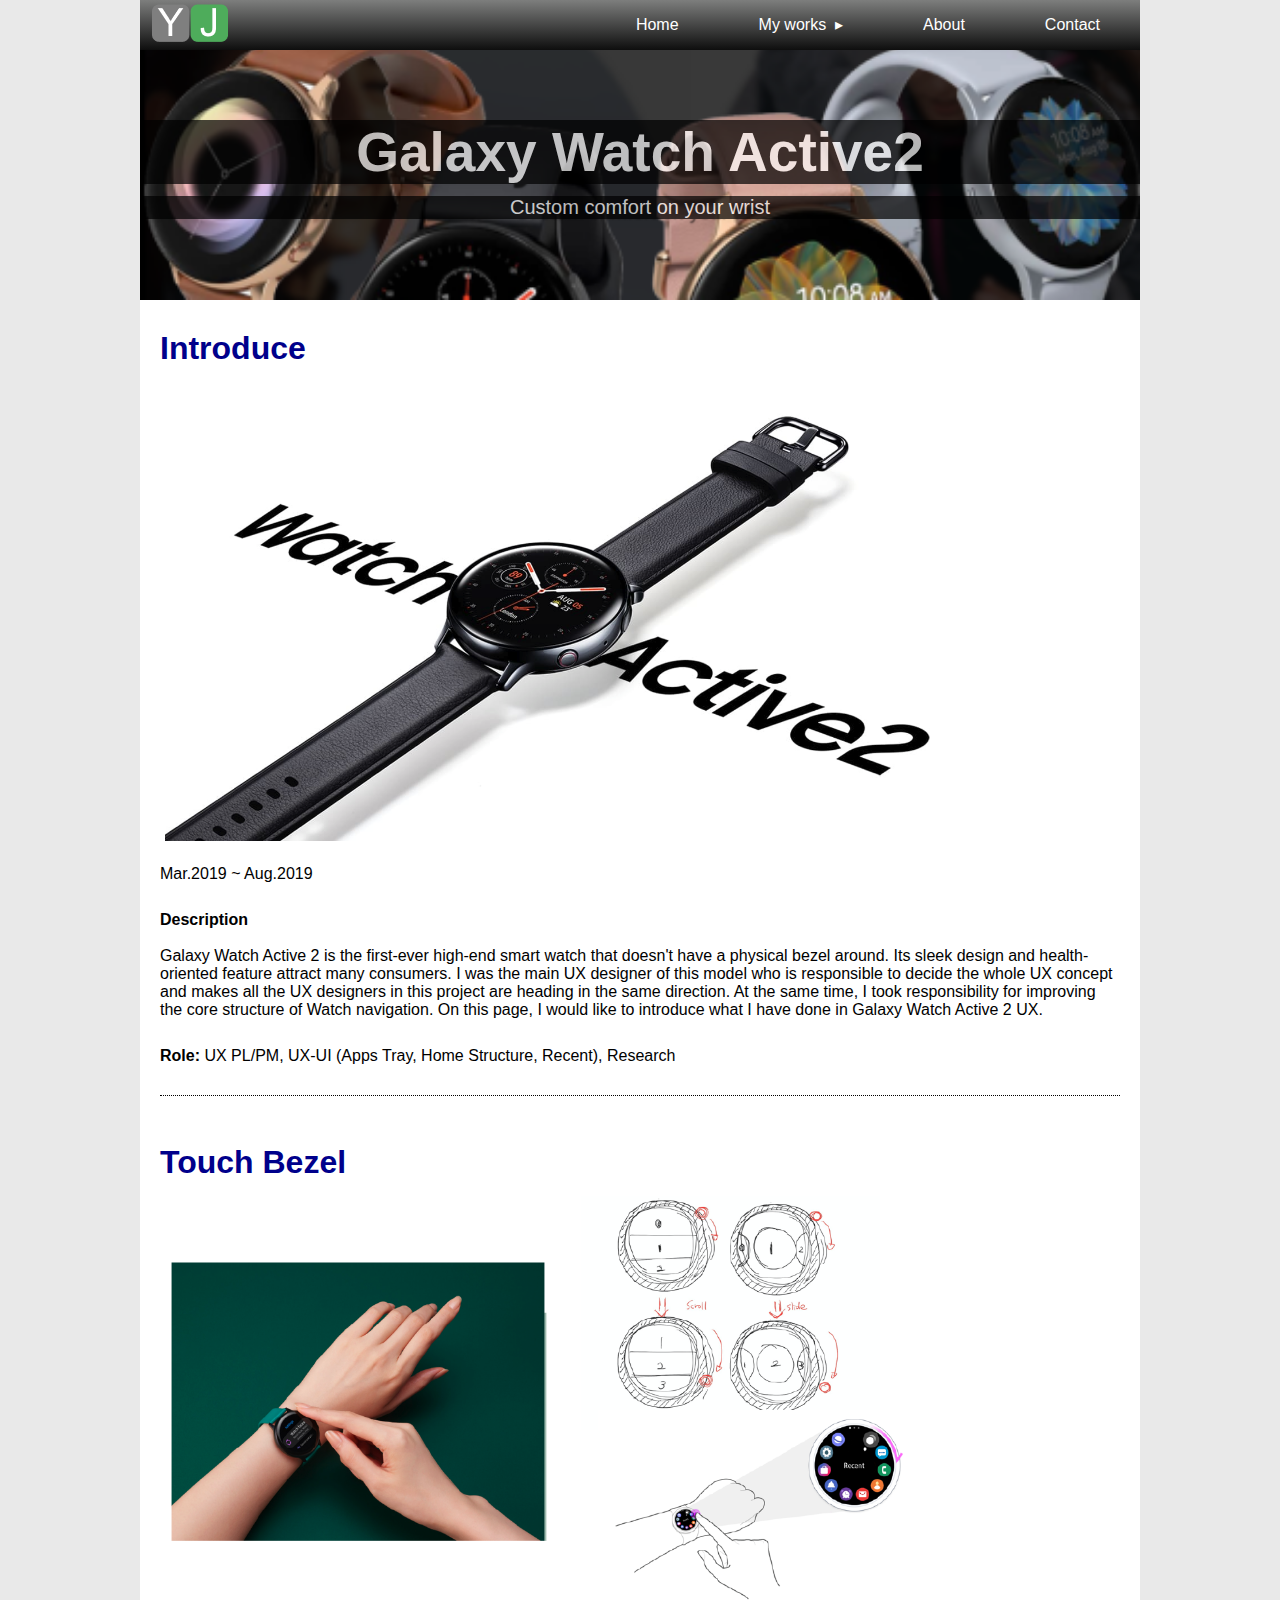
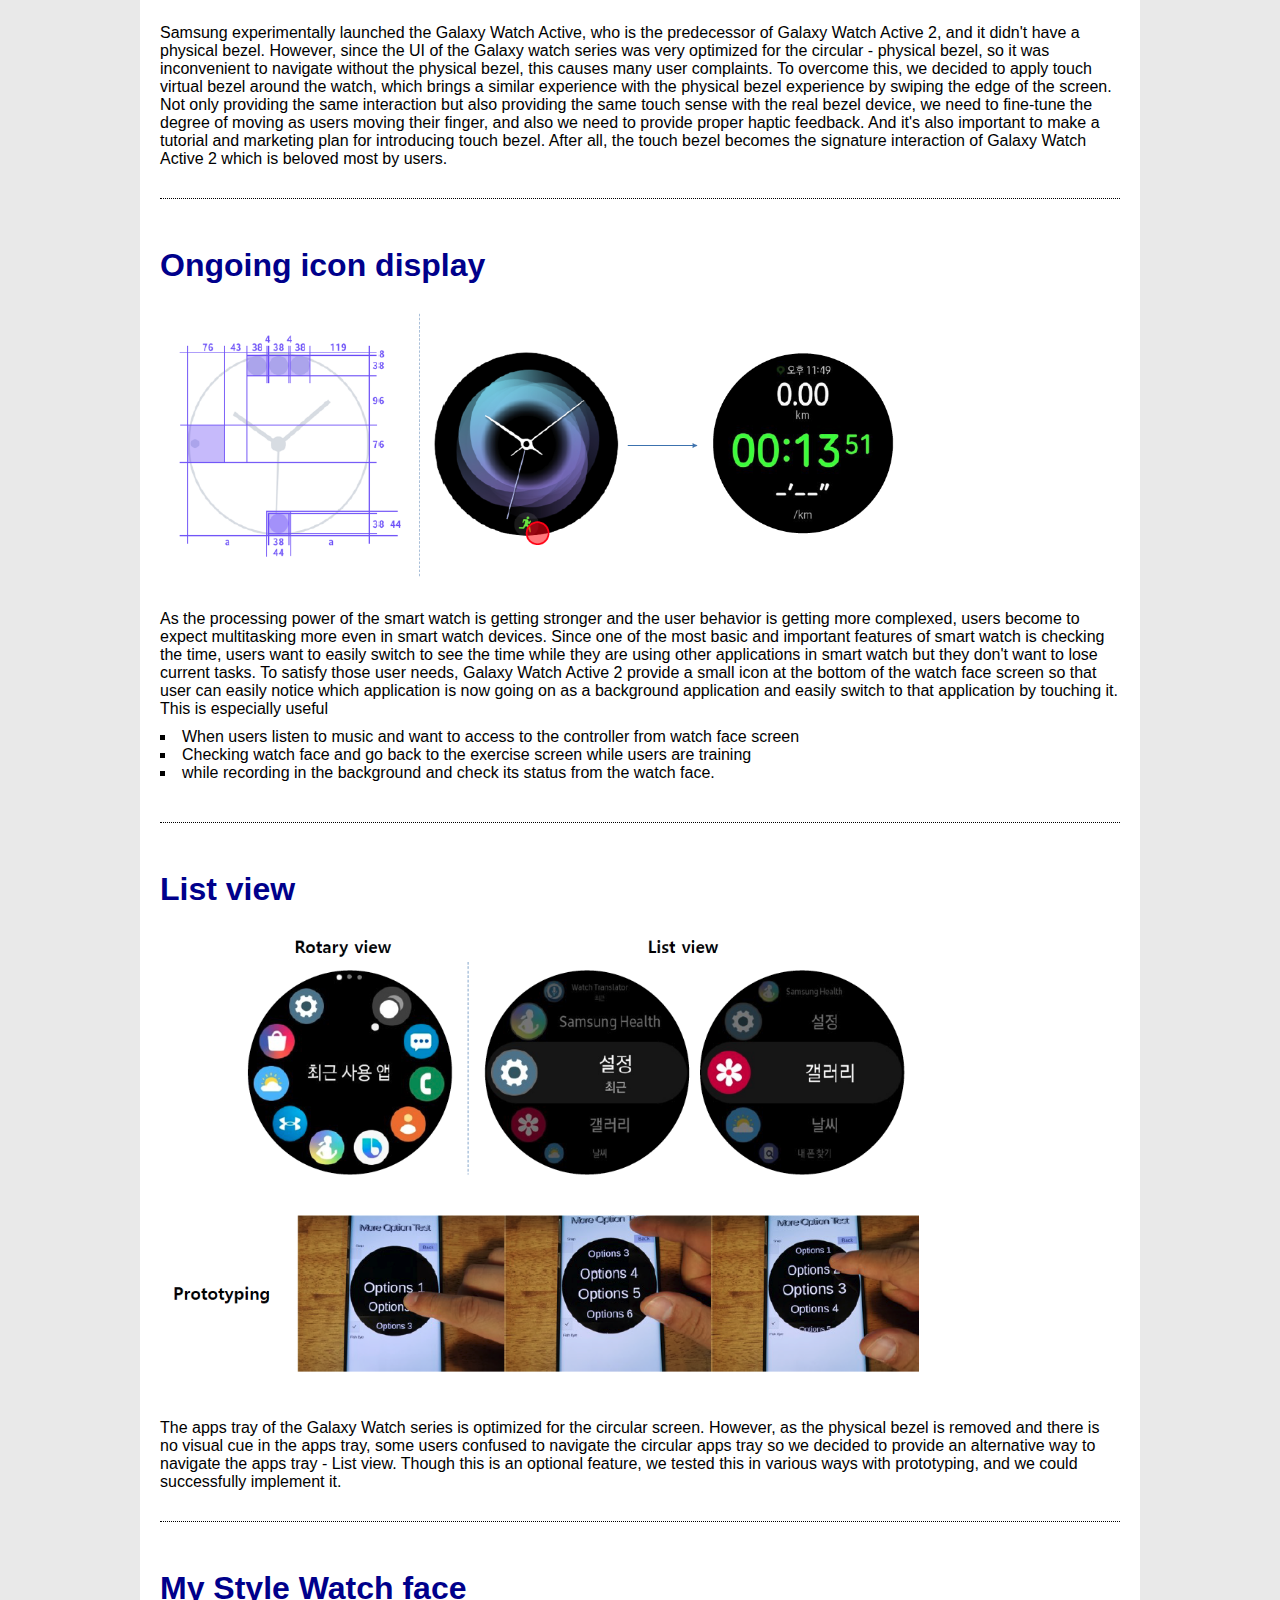
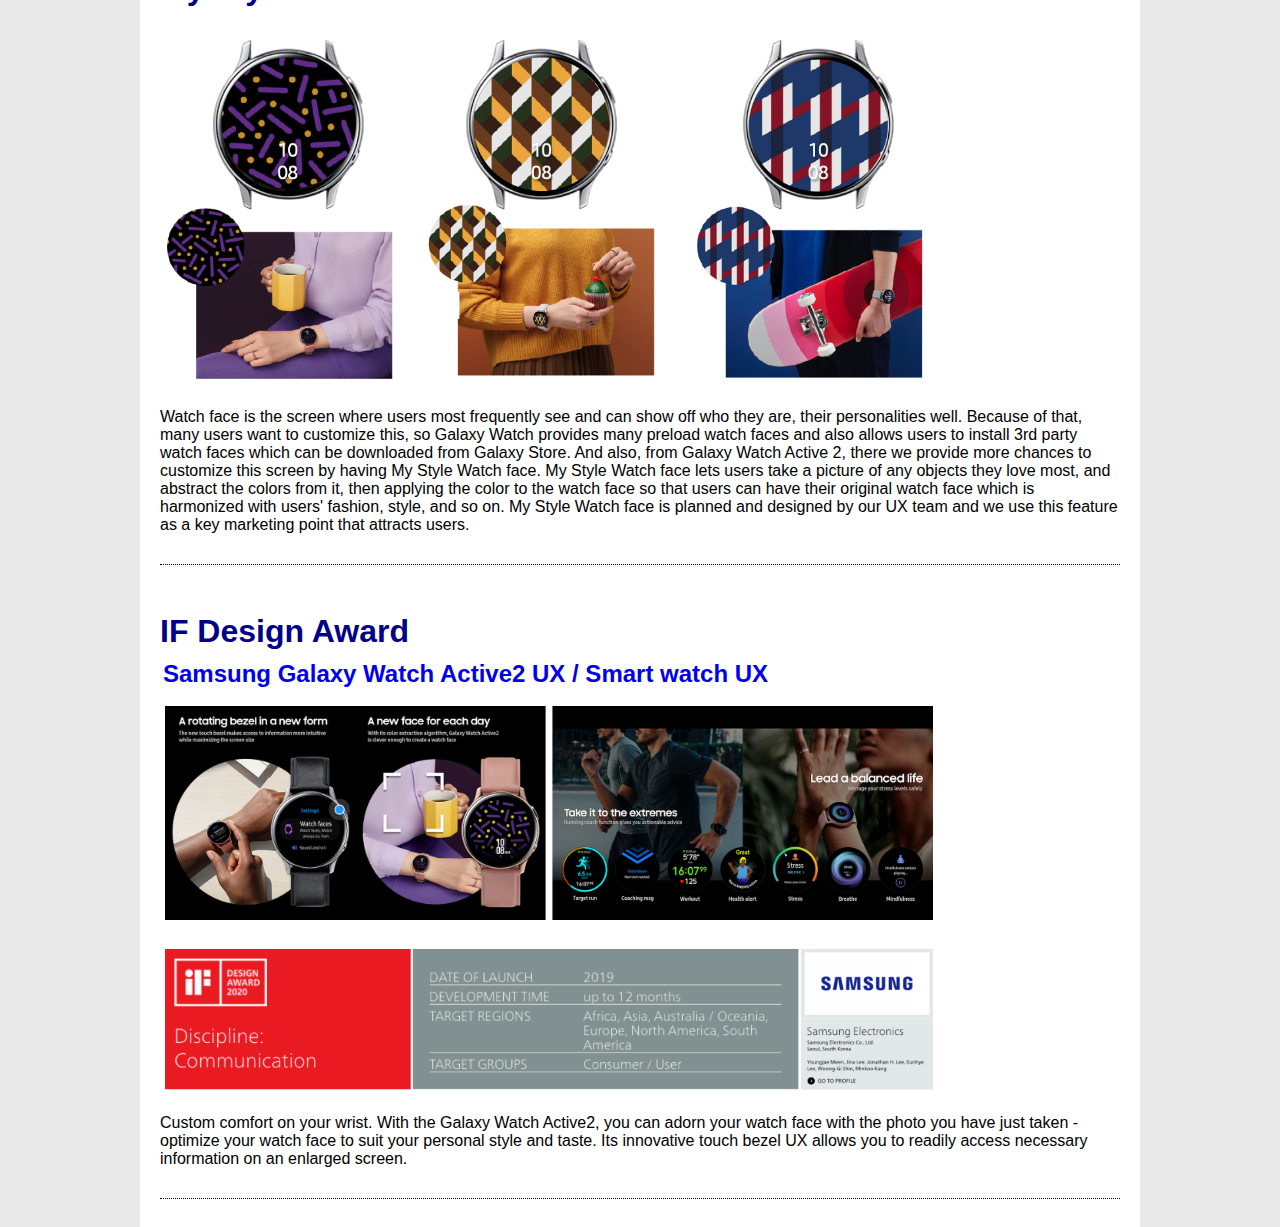
<file: GWA2.html>
﻿<!DOCTYPE html>
<html>
<head>
	<!-- Global site tag (gtag.js) - Google Analytics -->
<script async src="https://www.googletagmanager.com/gtag/js?id=UA-176403368-1"></script>
<script>
  window.dataLayer = window.dataLayer || [];
  function gtag(){dataLayer.push(arguments);}
  gtag('js', new Date());

  gtag('config', 'UA-176403368-1');
</script>
	<meta charset="utf-8" />
	<title>Youngjae Meen</title>
	<meta name="viewport" content="width=device-width, initial-scale=1.0" />
	<link rel="icon" href="img/LOGO.png"> <!-- 파비 넣는 방법-->
	<link rel="stylesheet" href="style.css">
	<link rel="stylesheet" href="style_main_contents.css">
	<script src="action.js"></script>
</head>
<body>
	<div id="wrap">

		<div id="goToTop">Top</div>
		<header id="header">
			<div id="logo"><a href="index.html"><img src="img/LOGO.png" /></a></div>
			<input id="toggle" type="checkbox" style="display:none;" />
			<label for="toggle"><div id="ham"></div></label>
			<nav>
				<ul id="navigation">
					<li class="toc"><a href="index.html">Home</a></li>
					<li class="toc">
						<input id="toggle2" type="checkbox" style="display:none;" />
						<a style="cursor: pointer;"><label for="toggle2">My works &nbsp;▸ </label></a>
						<div id="submenu">
							<ul id="sub_navi">
								<li class="subtoc"><a href="GWD.html">Galaxy Watch Designer</a></li>
								<li class="subtoc"><a href="GWA2.html">Galaxy Watch Active 2</a></li>
								<li class="subtoc"><a href="Gear360.html">360 Round Camera</a></li>
								<li class="subtoc"><a href="TMP.html">Tizen Mobile Phone</a></li>
								<li class="subtoc"><a href="StrapStudio.html">Starp Studio</a></li>
								<li class="subtoc"><a href="GreyGoo.html">Grey Goo (Game)</a></li>
								<li class="subtoc"><a href="RollingPaint.html">Rolling Paint (Game)</a></li>
							</ul>
						</div>
					</li>
					<li class="toc"><a href="About.html">About</a></li>
					<li class="toc"><a href="Contact.html">Contact</a></li>
				</ul>
			</nav>
		</header>

		<div id="main_contents">
			<div class="contents_wrap">
				<h1>Introduce</h1>
				<img src="img/GWA2/GWA.png" />
				<p>Mar.2019 ~ Aug.2019 <br /></p><br />
				<p>
					<b>Description</b><br/><br />
					Galaxy Watch Active 2 is the first-ever high-end smart watch that doesn't have a physical bezel around. Its sleek design and health-oriented feature attract many consumers. I was the main UX designer of this model who is responsible to decide the whole UX concept and makes all the UX designers in this project are heading in the same direction. At the same time, I took responsibility for improving the core structure of Watch navigation. On this page, I would like to introduce what I have done in Galaxy Watch Active 2 UX.					<br />
				</p><br />
				<p><b>Role:</b> UX PL/PM, UX-UI (Apps Tray, Home Structure, Recent), Research </p>
				<br />
			</div>
			<div class="contents_wrap">
				<h1>Touch Bezel</h1>
				<img src="img/GWA2/TouchBezel.png" />
				<p>
					Samsung experimentally launched the Galaxy Watch Active, who is the predecessor of Galaxy Watch Active 2, and it didn't have a physical bezel. However, since the UI of the Galaxy watch series was very optimized for the circular - physical bezel, so it was inconvenient to navigate without the physical bezel, this causes many user complaints.
To overcome this, we decided to apply touch virtual bezel around the watch, which brings a similar experience with the physical bezel experience by swiping the edge of the screen. Not only providing the same interaction but also providing the same touch sense with the real bezel device, we need to fine-tune the degree of moving as users moving their finger, and also we need to provide proper haptic feedback. And it's also important to make a tutorial and marketing plan for introducing touch bezel.
After all, the touch bezel becomes the signature interaction of Galaxy Watch Active 2 which is beloved most by users.
				</p><br />
			</div>
			<div class="contents_wrap">
				<h1>Ongoing icon display</h1>
				<img src="img/GWA2/Ongoing icon.png" />
				<p>
					As the processing power of the smart watch is getting stronger and the user behavior is getting more complexed, users become to expect multitasking more even in smart watch devices. Since one of the most basic and important features of smart watch is checking the time, users want to easily switch to see the time while they are using other applications in smart watch but they don't want to lose current tasks. To satisfy those user needs, Galaxy Watch Active 2 provide a small icon at the bottom of the watch face screen so that user can easily notice which application is now going on as a background application and easily switch to that application by touching it.
					This is especially useful
				<ul>
					<li>When users listen to music and want to access to the controller from watch face screen</li>
					<li>Checking watch face and go back to the exercise screen while users are training</li>
					<li>while recording in the background and check its status from the watch face.</li>
				</ul>
				</p><br />
			</div>
			<div class="contents_wrap">
				<h1>List view</h1>
				<img src="img/GWA2/ListView.png" />
				<p>
				The apps tray of the Galaxy Watch series is optimized for the circular screen. However, as the physical bezel is removed and there is no visual cue in the apps tray, some users confused to navigate the circular apps tray so we decided to provide an alternative way to navigate the apps tray - List view. Though this is an optional feature, we tested this in various ways with prototyping, and we could successfully implement it.				</p><br />
			</div>
			<div class="contents_wrap">
				<h1>My Style Watch face</h1>
				<img src="img/GWA2/MyStyleWatch.png" />
				<p>
					Watch face is the screen where users most frequently see and can show off who they are, their personalities well. Because of that, many users want to customize this, so Galaxy Watch provides many preload watch faces and also allows users to install 3rd party watch faces which can be downloaded from Galaxy Store.
					And also, from Galaxy Watch Active 2, there we provide more chances to customize this screen by having My Style Watch face. My Style Watch face lets users take a picture of any objects they love most, and abstract the colors from it, then applying the color to the watch face so that users can have their original watch face which is harmonized with users' fashion, style, and so on.
					My Style Watch face is planned and designed by our UX team and we use this feature as a key marketing point that attracts users.
				</p><br />
			</div>
			<div class="contents_wrap">
				<h1>IF Design Award</h1>
				<h2><a href="https://ifworlddesignguide.com/search?search=galaxy%20watch#/pages/page/entry/281919-samsung-galaxy-watch-active2-ux">Samsung Galaxy Watch Active2 UX / Smart watch UX</a></h2>
				<img src="img/GWA2/IFD.png" />
				<img src="img/GWA2/Detail.png" />

				<p>
					Custom comfort on your wrist.
					With the Galaxy Watch Active2, you can adorn your watch face with the photo you have just taken - optimize your watch face to suit your personal style and taste. Its innovative touch bezel UX allows you to readily access necessary information on an enlarged screen.
				</p><br />
			</div>
		</div>

		<div id="background" style="background-image:url(img/BG_Thumbnails/GWA2_1.png);background-repeat:no-repeat;background-size:cover;background-color:black;">
			<p id="HeadTitle" style="background:black;opacity:0.7;text-shadow: 5px 5px 2px black;">Galaxy Watch Active2</p>
			<p id="HeadSubTitle" style="background:black;opacity:0.7;text-shadow: 5px 5px 2px black;">Custom comfort on your wrist</p>
		</div>
	</div>
</body>
</html>
</file>
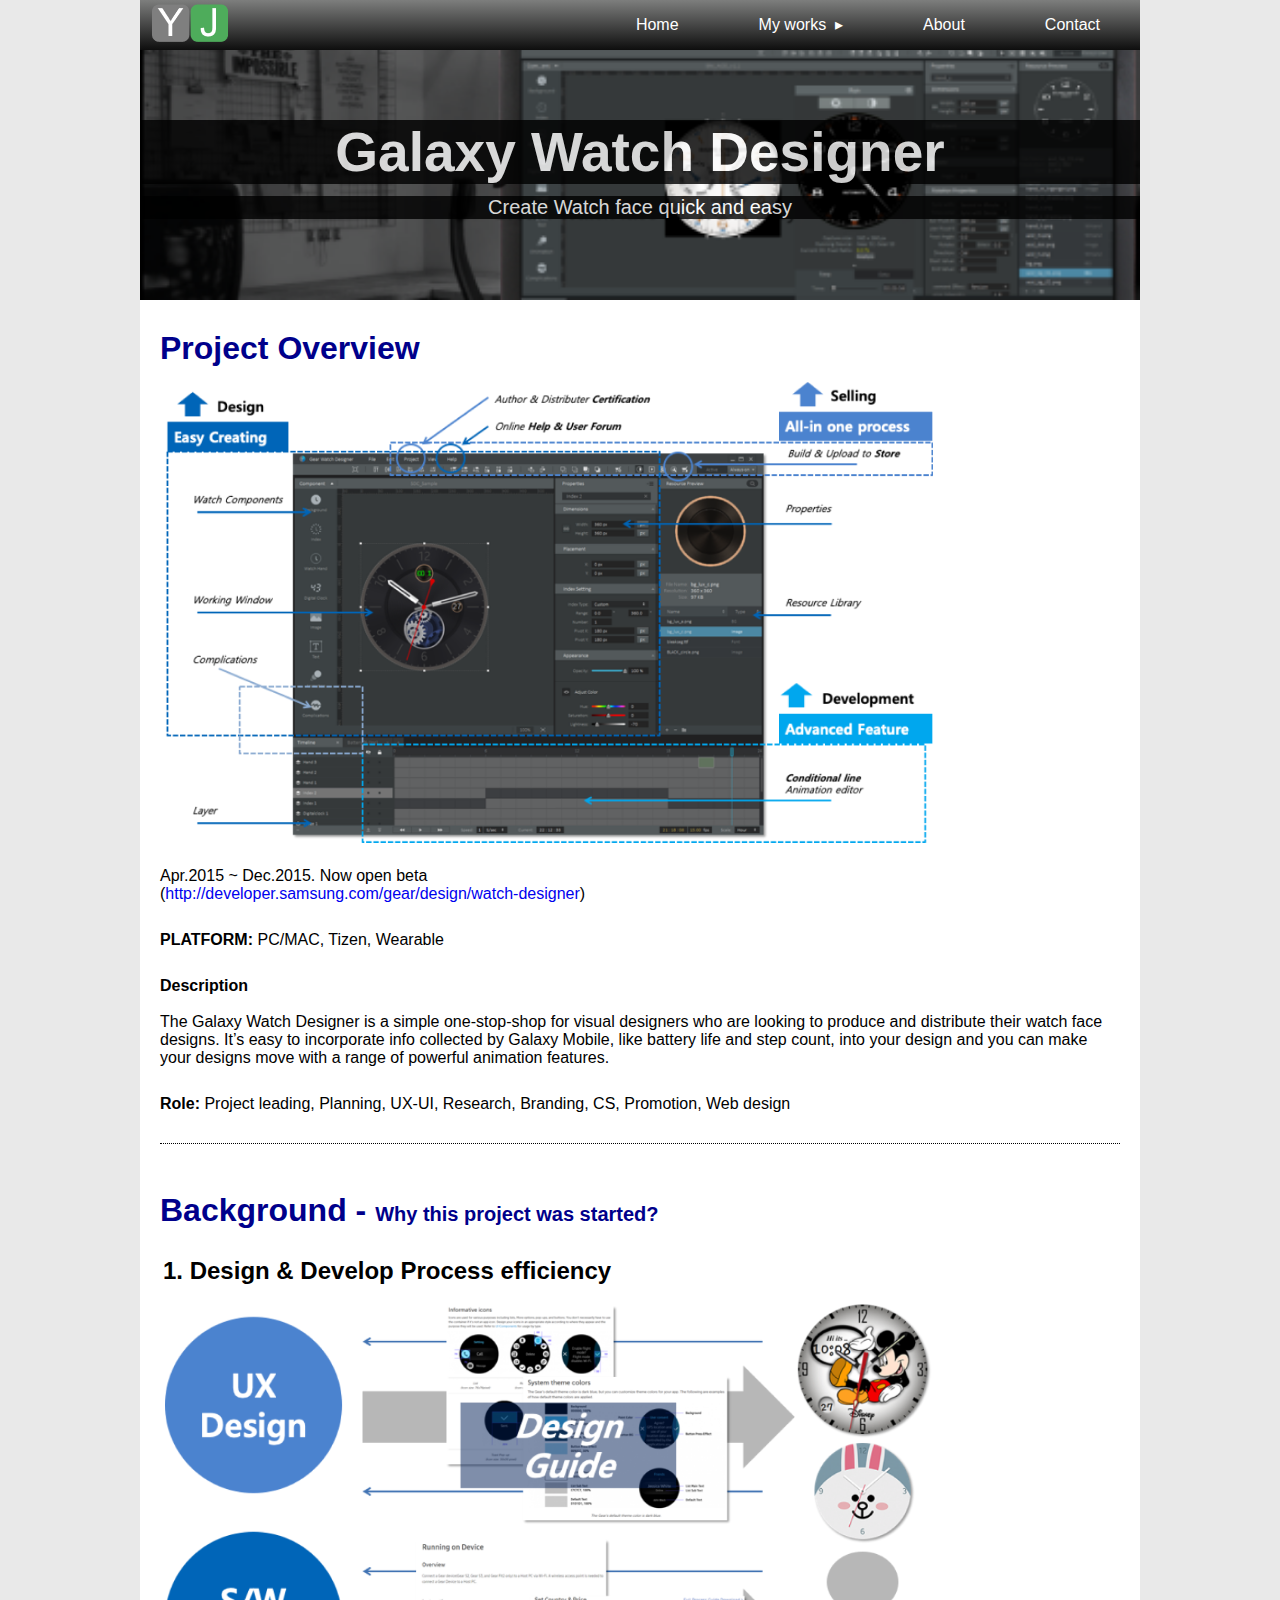
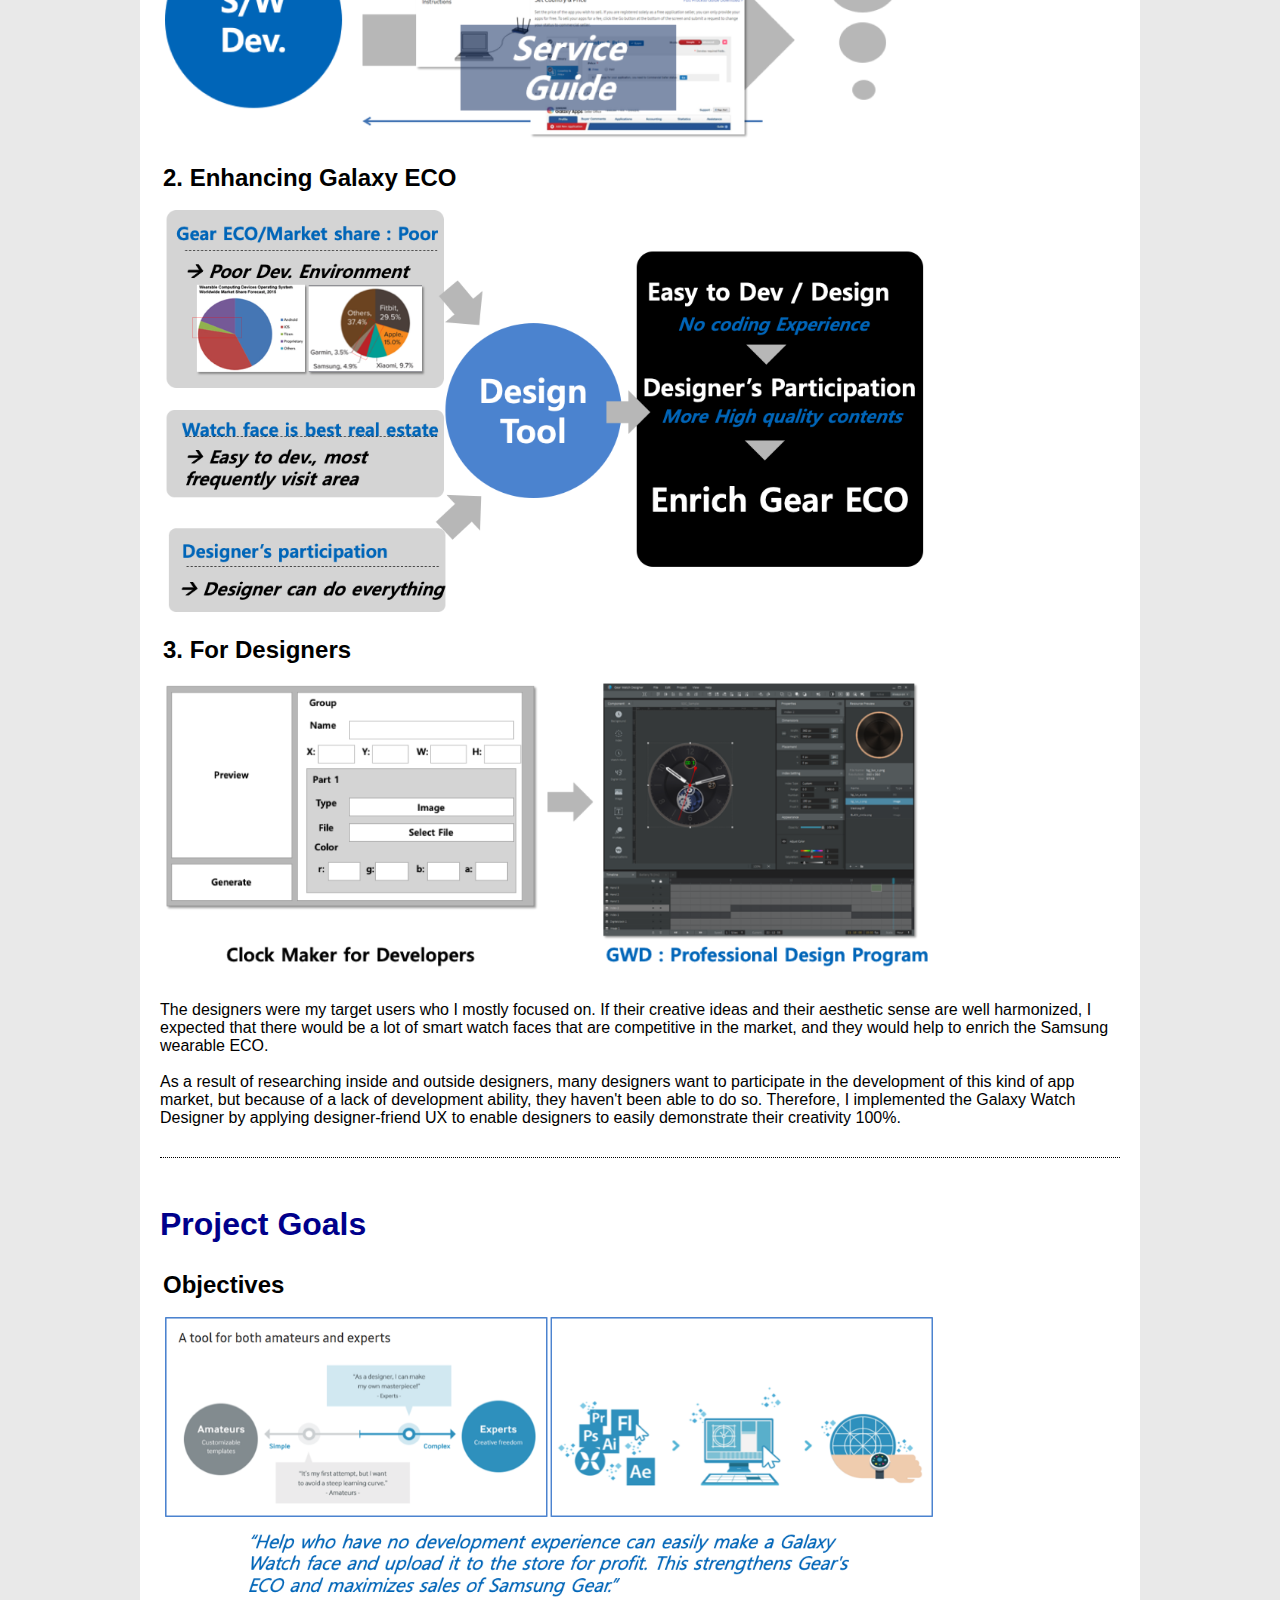
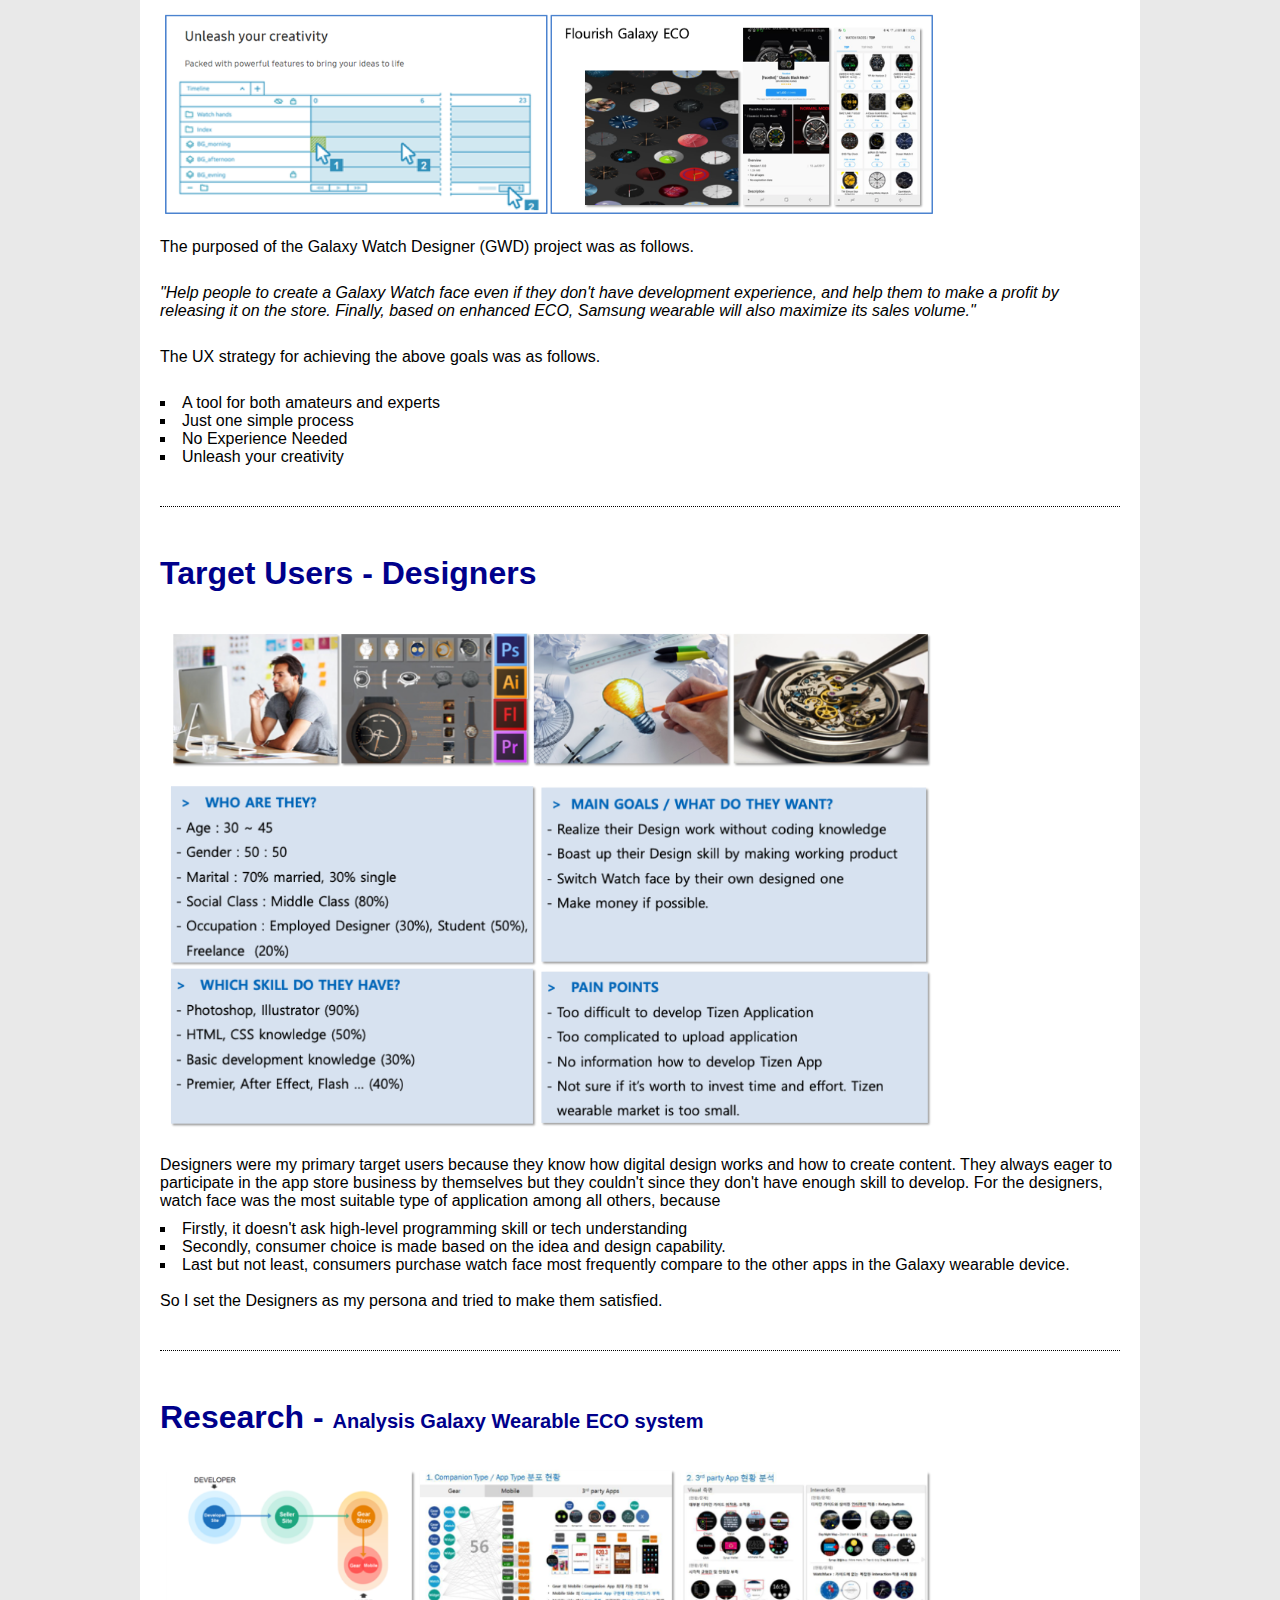
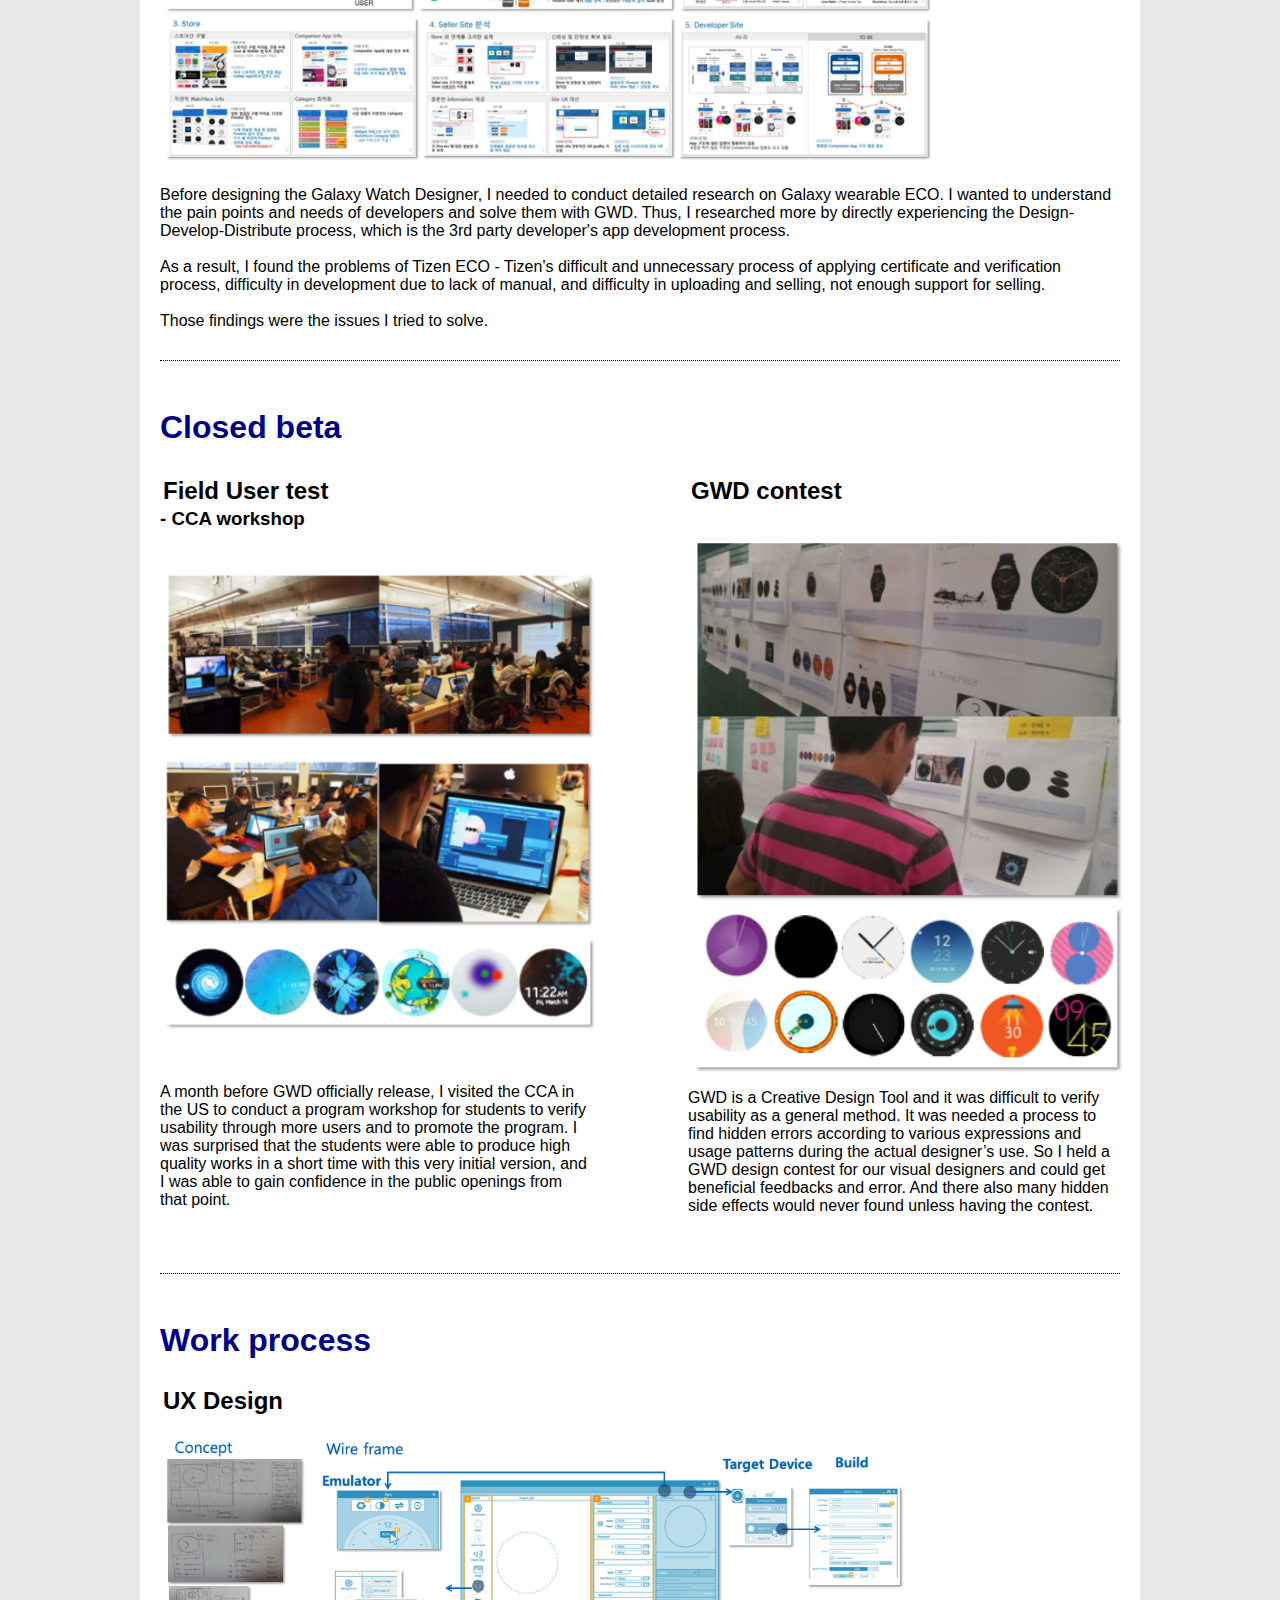
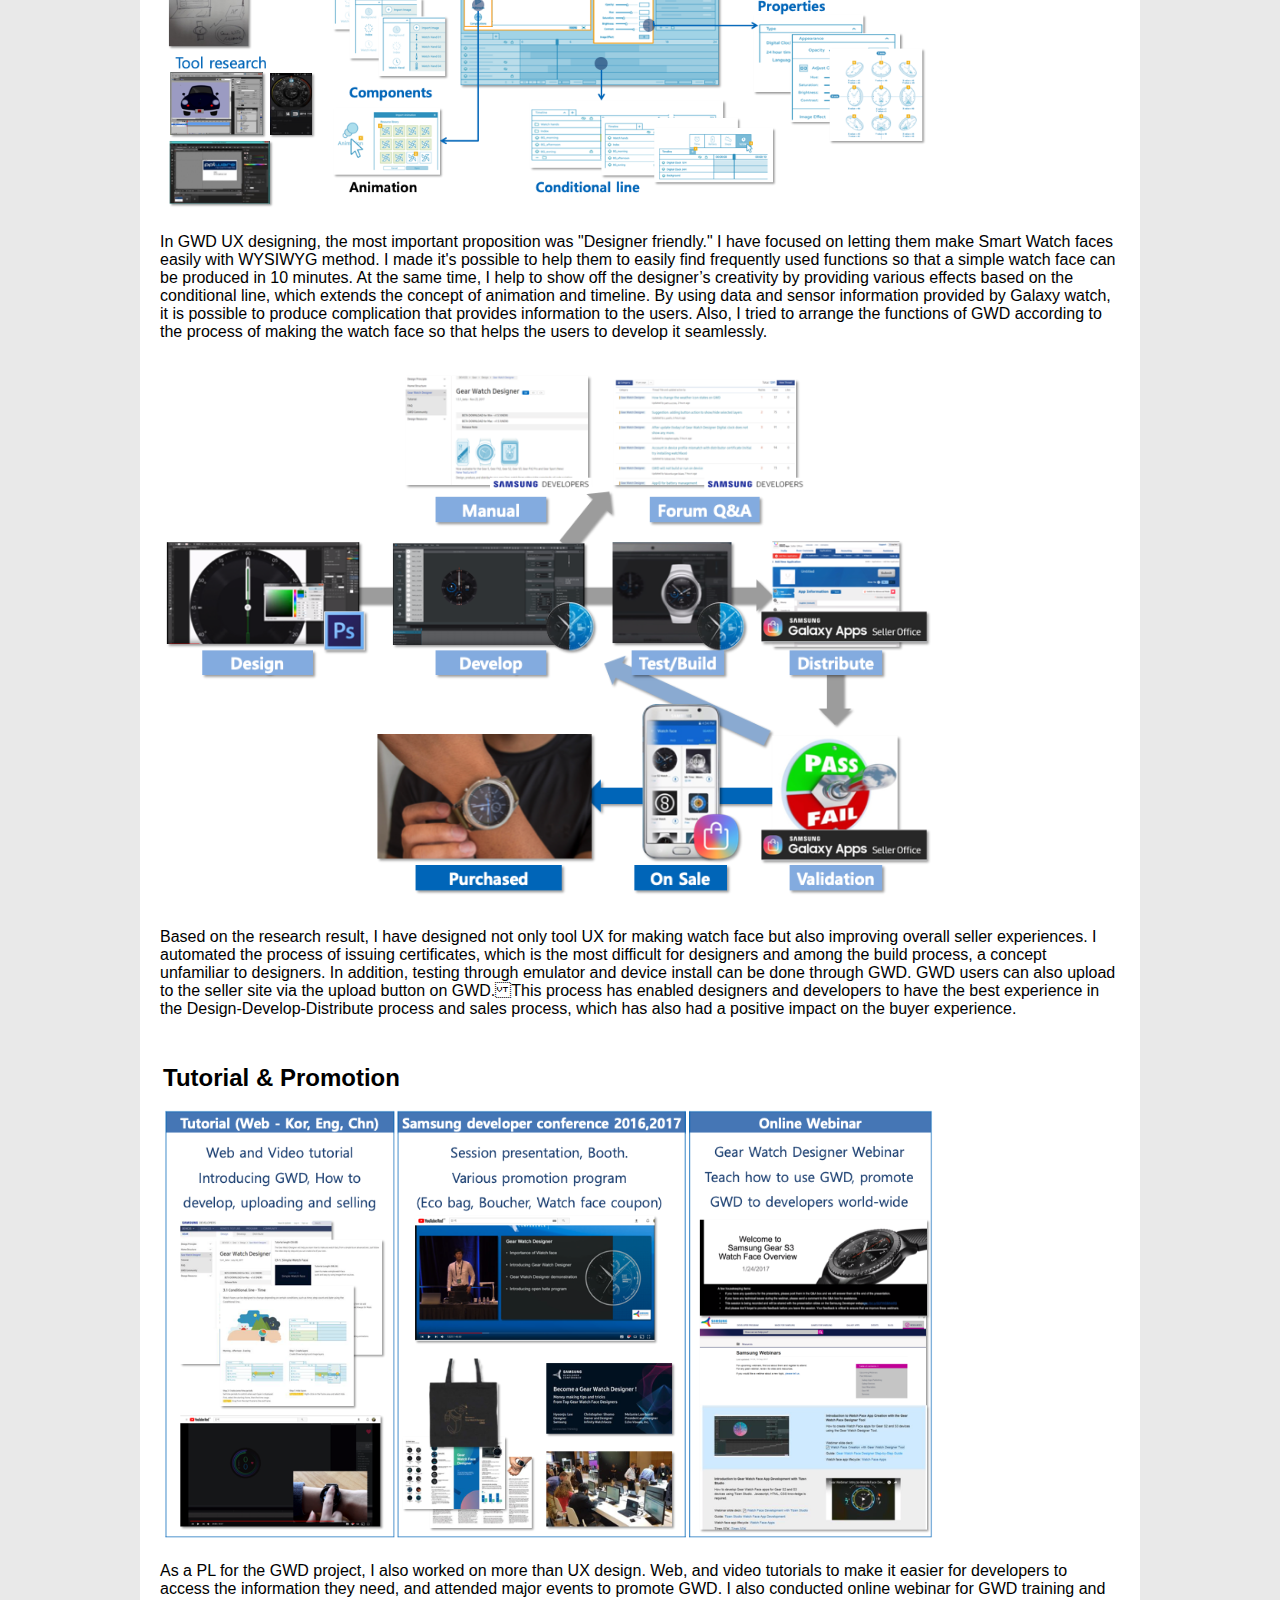
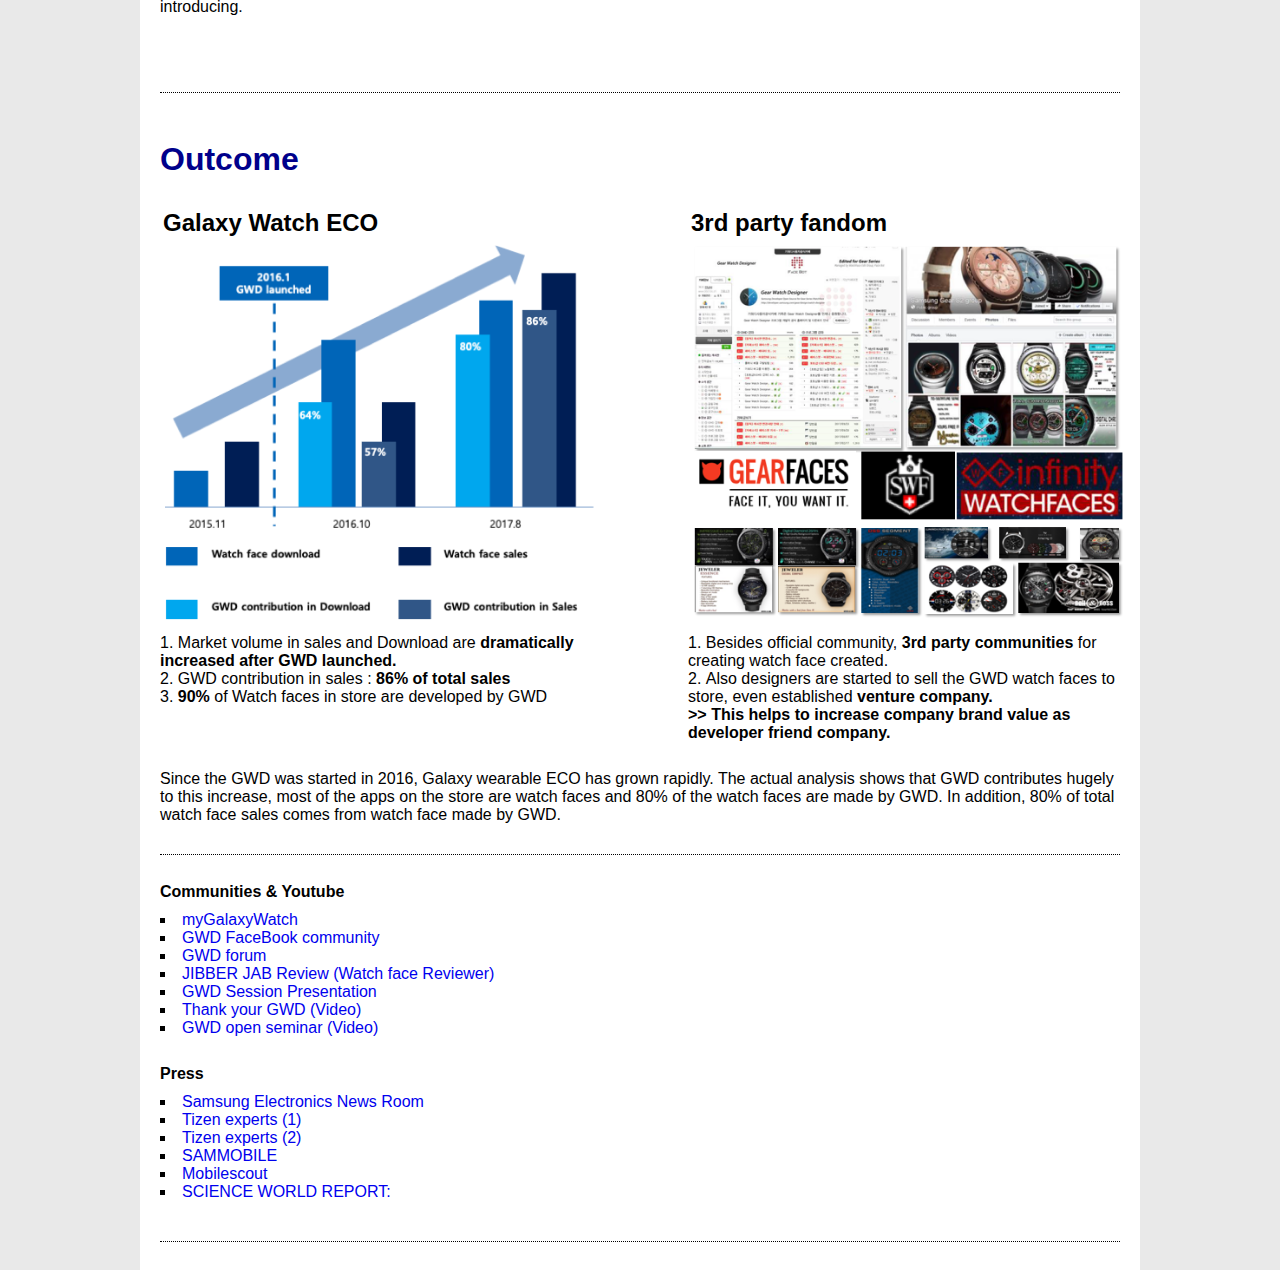
<file: GWD.html>
﻿<!DOCTYPE html>
<html>
<head>
	<!-- Global site tag (gtag.js) - Google Analytics -->
<script async src="https://www.googletagmanager.com/gtag/js?id=UA-176403368-1"></script>
<script>
  window.dataLayer = window.dataLayer || [];
  function gtag(){dataLayer.push(arguments);}
  gtag('js', new Date());

  gtag('config', 'UA-176403368-1');
</script>
	<meta charset="utf-8" />
	<title>Youngjae Meen</title>
	<meta name="viewport" content="width=device-width, initial-scale=1.0" />
	<link rel="icon" href="img/LOGO.png"> <!-- 파비 넣는 방법-->
	<link rel="stylesheet" href="style.css">
	<link rel="stylesheet" href="style_main_contents.css">
	<script src="action.js"></script>
</head>
<body>
	<div id="wrap">
		<div id="goToTop">Top</div>
		<header id="header">
			<div id="logo"><a href="index.html"><img src="img/LOGO.png" /></a></div>
			<input id="toggle" type="checkbox" style="display:none;" />
			<label for="toggle"><div id="ham"></div></label>
			<nav>
				<ul id="navigation">
					<li class="toc"><a href="index.html">Home</a></li>
					<li class="toc">
						<input id="toggle2" type="checkbox" style="display:none;" />
						<a style="cursor: pointer;"><label for="toggle2">My works &nbsp;▸ </label></a>
						<div id="submenu">
							<ul id="sub_navi">
								<li class="subtoc"><a href="GWD.html">Galaxy Watch Designer</a></li>
								<li class="subtoc"><a href="GWA2.html">Galaxy Watch Active 2</a></li>
								<li class="subtoc"><a href="Gear360.html">360 Round Camera</a></li>
								<li class="subtoc"><a href="TMP.html">Tizen Mobile Phone</a></li>
								<li class="subtoc"><a href="StrapStudio.html">Starp Studio</a></li>
								<li class="subtoc"><a href="GreyGoo.html">Grey Goo (Game)</a></li>
								<li class="subtoc"><a href="RollingPaint.html">Rolling Paint (Game)</a></li>
							</ul>
						</div>
					</li>
					<li class="toc"><a href="About.html">About</a></li>
					<li class="toc"><a href="Contact.html">Contact</a></li>
				</ul>
			</nav>
		</header>

		<div id="main_contents">
			<div class="contents_wrap">
				<h1>Project Overview</h1>
				<img src="img/GWD/projectOverview.png" />
				<p>
					Apr.2015 ~ Dec.2015. Now open beta <br />
					(<a href="http://developer.samsung.com/gear/design/watch-designer">http://developer.samsung.com/gear/design/watch-designer</a>) <br />
				</p><br />
				<p><b>PLATFORM:</b> PC/MAC, Tizen, Wearable <br /></p><br />
				<p>
					<b>Description<br /><br /></b>The Galaxy Watch Designer is a simple one-stop-shop for visual designers who are looking to produce and distribute their watch face designs.
					It’s easy to incorporate info collected by Galaxy Mobile, like battery life and step count, into your design and you can make your designs move with a range of powerful animation features.<br />
				</p><br />
				<p><b>Role:</b> Project leading, Planning, UX-UI, Research, Branding, CS, Promotion, Web design</p>
				<br />
			</div>
			<div class="contents_wrap">
				<h1>Background - <span>Why this project was started?</span></h1><br />
				<h2> 1. Design & Develop Process efficiency </h2>
				<img src="img/GWD/image 18.png" /><br />
				<h2> 2. Enhancing Galaxy ECO </h2>
				<img src="img/GWD/image 19.png" /><br />
				<h2> 3. For Designers </h2>
				<img src="img/GWD/image 20.png" /><br />

				<p>The designers were my target users who I mostly focused on. If their creative ideas and their aesthetic sense are well harmonized, I expected that there would be a lot of smart watch faces that are competitive in the market, and they would help to enrich the Samsung wearable ECO. <br /><br /> As a result of researching inside and outside designers, many designers want to participate in the development of this kind of app market, but because of a lack of development ability, they haven't been able to do so. Therefore, I implemented the Galaxy Watch Designer by applying designer-friend UX to enable designers to easily demonstrate their creativity 100%.</p><br />
			</div>
			<div class="contents_wrap">
				<h1>Project Goals</h1><br />
				<h2> Objectives </h2>
				<img src="img/GWD/projectGoals.png" /><br />
				<p>The purposed of the Galaxy Watch Designer (GWD) project was as follows.</p><br />
				<p style="font-style:italic;">"Help people to create a Galaxy Watch face even if they don't have development experience, and help them to make a profit by releasing it on the store. Finally, based on enhanced ECO, Samsung wearable will also maximize its sales volume."</p><br />
				<p>The UX strategy for achieving the above goals was as follows.</p><br />
				<p>
					<ul>
						<li>A tool for both amateurs and experts </li>
						<li>Just one simple process</li>
						<li>No Experience Needed</li>
						<li>Unleash your creativity</li>
					</ul>
				</p><br />
			</div>
			<div class="contents_wrap">
				<h1>Target Users - Designers</h1><br />
				<img src="img/GWD/Target Users.png" /><br />
				<p>
					Designers were my primary target users because they know how digital design works and how to create content. They always eager to participate in the app store business by themselves but they couldn't since they don't have enough skill to develop. For the designers, watch face was the most suitable type of application among all others, because <br/>
					<ul>
						<li>Firstly, it doesn't ask high-level programming skill or tech understanding</li>
						<li>Secondly, consumer choice is made based on the idea and design capability.</li>
						<li>Last but not least, consumers purchase watch face most frequently compare to the other apps in the Galaxy wearable device.</li>
					</ul><br/>
					So I set the Designers as my persona and tried to make them satisfied. 
				</p>
				<br />
			</div>
			<div class="contents_wrap">
				<h1>Research - <span>Analysis Galaxy Wearable ECO system</span></h1><br />
				<img src="img/GWD/research.png" /><br />
				<p>
					Before designing the Galaxy Watch Designer, I needed to conduct detailed research on Galaxy wearable ECO. I wanted to understand the pain points and needs of developers and solve them with GWD. Thus, I researched more by directly experiencing the Design-Develop-Distribute process, which is the 3rd party developer's app development process. <br/><br/>
					As a result, I found the problems of Tizen ECO - Tizen's difficult and unnecessary process of applying certificate and verification process, difficulty in development due to lack of manual, and difficulty in uploading and selling, not enough support for selling.<br/><br/>
					Those findings were the issues I tried to solve.
				</p>
				<br />
			</div>
			<div class="contents_wrap">
				<h1>Closed beta</h1><br />
				<div id="type1_wrap">
					<div id="right_h">
						<h2>GWD contest </br>&nbsp;</h2>
						<img src="img/GWD/GWD contest.png" /><br />
						<p>GWD is a Creative Design Tool and it was difficult to verify usability as a general method. It was needed a process to find hidden errors according to various expressions and usage patterns during the actual designer’s use. So I held a GWD design contest for our visual designers and could get beneficial feedbacks and error. And there also many hidden side effects would never found unless having the contest.</p>
					</div>
					<div id="left_h">
						<h2>Field User test <h3>- CCA workshop</h3></h2>
						<img src="img/GWD/CCA workshop.png" /><br />
						<p>A month before GWD officially release, I visited the CCA in the US to conduct a program workshop for students to verify usability through more users and to promote the program. I was surprised that the students were able to produce high quality works in a short time with this very initial version, and I was able to gain confidence in the public openings from that point.</p>
					</div>
				</div>
				<p>&nbsp;</p><br />
			</div>
			<div class="contents_wrap">
				<h1>Work process</h1><br />
				<h2>UX Design</h2>
				<img src="img/GWD/UX deisgn 1.png" />
				<p>In GWD UX designing, the most important proposition was "Designer friendly." I have focused on letting them make Smart Watch faces easily with WYSIWYG method. I made it's possible to help them to easily find frequently used functions so that a simple watch face can be produced in 10 minutes. At the same time, I help to show off the designer’s creativity by providing various effects based on the conditional line, which extends the concept of animation and timeline. By using data and sensor information provided by Galaxy watch, it is possible to produce complication that provides information to the users. Also, I tried to arrange the functions of GWD according to the process of making the watch face so that helps the users to develop it seamlessly.</p><br />
				<img src="img/GWD/Ux design 2.png" />
				<p>Based on the research result, I have designed not only tool UX for making watch face but also improving overall seller experiences. I automated the process of issuing certificates, which is the most difficult for designers and among the build process, a concept unfamiliar to designers. In addition, testing through emulator and device install can be done through GWD. GWD users can also upload to the seller site via the upload button on GWD.This process has enabled designers and developers to have the best experience in the Design-Develop-Distribute process and sales process, which has also had a positive impact on the buyer experience.</p><br />
				<br />
				<h2>Tutorial & Promotion</h2>
				<img src="img/GWD/TutorialPromotion.png" />
				<p>As a PL for the GWD project, I also worked on more than UX design. Web, and video tutorials to make it easier for developers to access the information they need, and attended major events to promote GWD. I also conducted online webinar for GWD training and introducing.</p><br />
				<p>&nbsp;</p>
				<br />
			</div>

			<div class="contents_wrap">
				<h1>Outcome</h1><br />
				<div id="type15_wrap">
					<div id="right_h15">
						<h2>3rd party fandom</h2>
						<img src="img/GWD/GWD promo web.png" /><br />
						<ul class="bullet">
							<li>Besides official community, <b>3rd party communities</b> for creating watch face created.</li>
							<li>Also designers are started to sell the GWD watch faces to store, even established <b>venture company.</b></li>
							<li style="list-style:none;"><b> >> This helps to increase company brand value as developer friend company.</b></li>
						</ul><br/>
					</div>
					<div id="left_h15">
						<h2>Galaxy Watch ECO</h2>
						<img src="img/GWD/Graph.png" /><br />
						<ul class="bullet">
							<li>Market volume in sales and Download are <b>dramatically increased after GWD launched.</b></li>
							<li>GWD contribution in sales : <b>86% of total sales</b></li>
							<li><b>90%</b> of Watch faces in store are developed by GWD</li>
						</ul><br/>
					</div>
				</div>
				<p>
					Since the GWD was started in 2016, Galaxy wearable ECO has grown rapidly.
					The actual analysis shows that GWD contributes hugely to this increase,
					most of the apps on the store are watch faces and 80% of the watch faces are made by GWD. In addition,
					80% of total watch face sales comes from watch face made by GWD.
				</p><br/>				
			</div>		
				
			<div class="contents_wrap">
				<p><b>Communities & Youtube</b></p>
				<ul class="bullet">
					<li><a href="https://www.mygalaxywatch.com/Developer+Sprtlight">myGalaxyWatch</a></li>
					<li><a href="https://www.facebook.com/groups/1636837596567759/">GWD FaceBook community</a></li>
					<li><a href="https://forum.developer.samsung.com/c/galaxy-watch-designer">GWD forum</a></li>
					<li><a href="https://www.youtube.com/channel/UCb6Z9DrK-mjjfC_PUZBlksw">JIBBER JAB Review (Watch face Reviewer)</a></li>
					<li><a href="https://youtu.be/4LTBKP4-eio?t=744">GWD Session Presentation</a></li>
					<li><a href="https://www.youtube.com/watch?v=U4JX-I3EHiQ">Thank your GWD (Video)</a></li>
					<li><a href="https://www.youtube.com/watch?v=tJg_5miTX1I">GWD open seminar (Video)</a></li>
				</ul><br />
				<p><b>Press</b></p>
				<ul class="bullet">
					<li><a href="https://news.samsung.com/kr/%EB%94%94%EC%9E%90%EC%9D%B4%EB%84%88%EC%9D%98-%EC%82%AC%EC%9A%A9%EC%84%B1%EC%9D%84-%EC%B5%9C%EC%9A%B0%EC%84%A0%EC%9C%BC%EB%A1%9C-%EA%B3%A0%EB%A0%A4%ED%96%88%EC%A3%A0">Samsung Electronics News Room</a></li>
					<li><a href="https://iotgadgets.com/2016/01/video-gear-watch-designer-released-create-you-own-watch-faces/">Tizen experts (1)</a></li>
					<li><a href="https://iotgadgets.com/2017/01/gif-background-tutorial-for-gear-s2-s3-watchface/">Tizen experts (2)</a></li>
					<li><a href="https://www.sammobile.com/2016/01/04/anyone-can-make-watchfaces-for-the-gear-s2-now-with-the-gear-watch-designer/">SAMMOBILE</a></li>
					<li><a href="https://www.mobilescout.com/samsung/news/n70907/samsung-gear-watch-designer-beta-updated-gear-s.html">Mobilescout</a></li>
					<li><a href="http://www.scienceworldreport.com/articles/41350/20160604/samsung-updates-gear-watch-designer-better-fit-2.htm">SCIENCE WORLD REPORT:</a></li>
				</ul>
				<p></p>
				<br />
			</div>

			<div id="background" style="background-image:url(img/BG_Thumbnails/GalaxyWatchDesigner_1.png);background-repeat:no-repeat;background-size:cover;background-color:black;">
				<p id="HeadTitle" style="background:black;opacity:0.8;text-shadow: 5px 5px 2px black;">Galaxy Watch Designer</p>
				<p id="HeadSubTitle" style="background:black;opacity:0.8;text-shadow: 5px 5px 2px black;">Create Watch face quick and easy</p>
			</div>
		</div>
	</div>
</body>
</html>
</file>
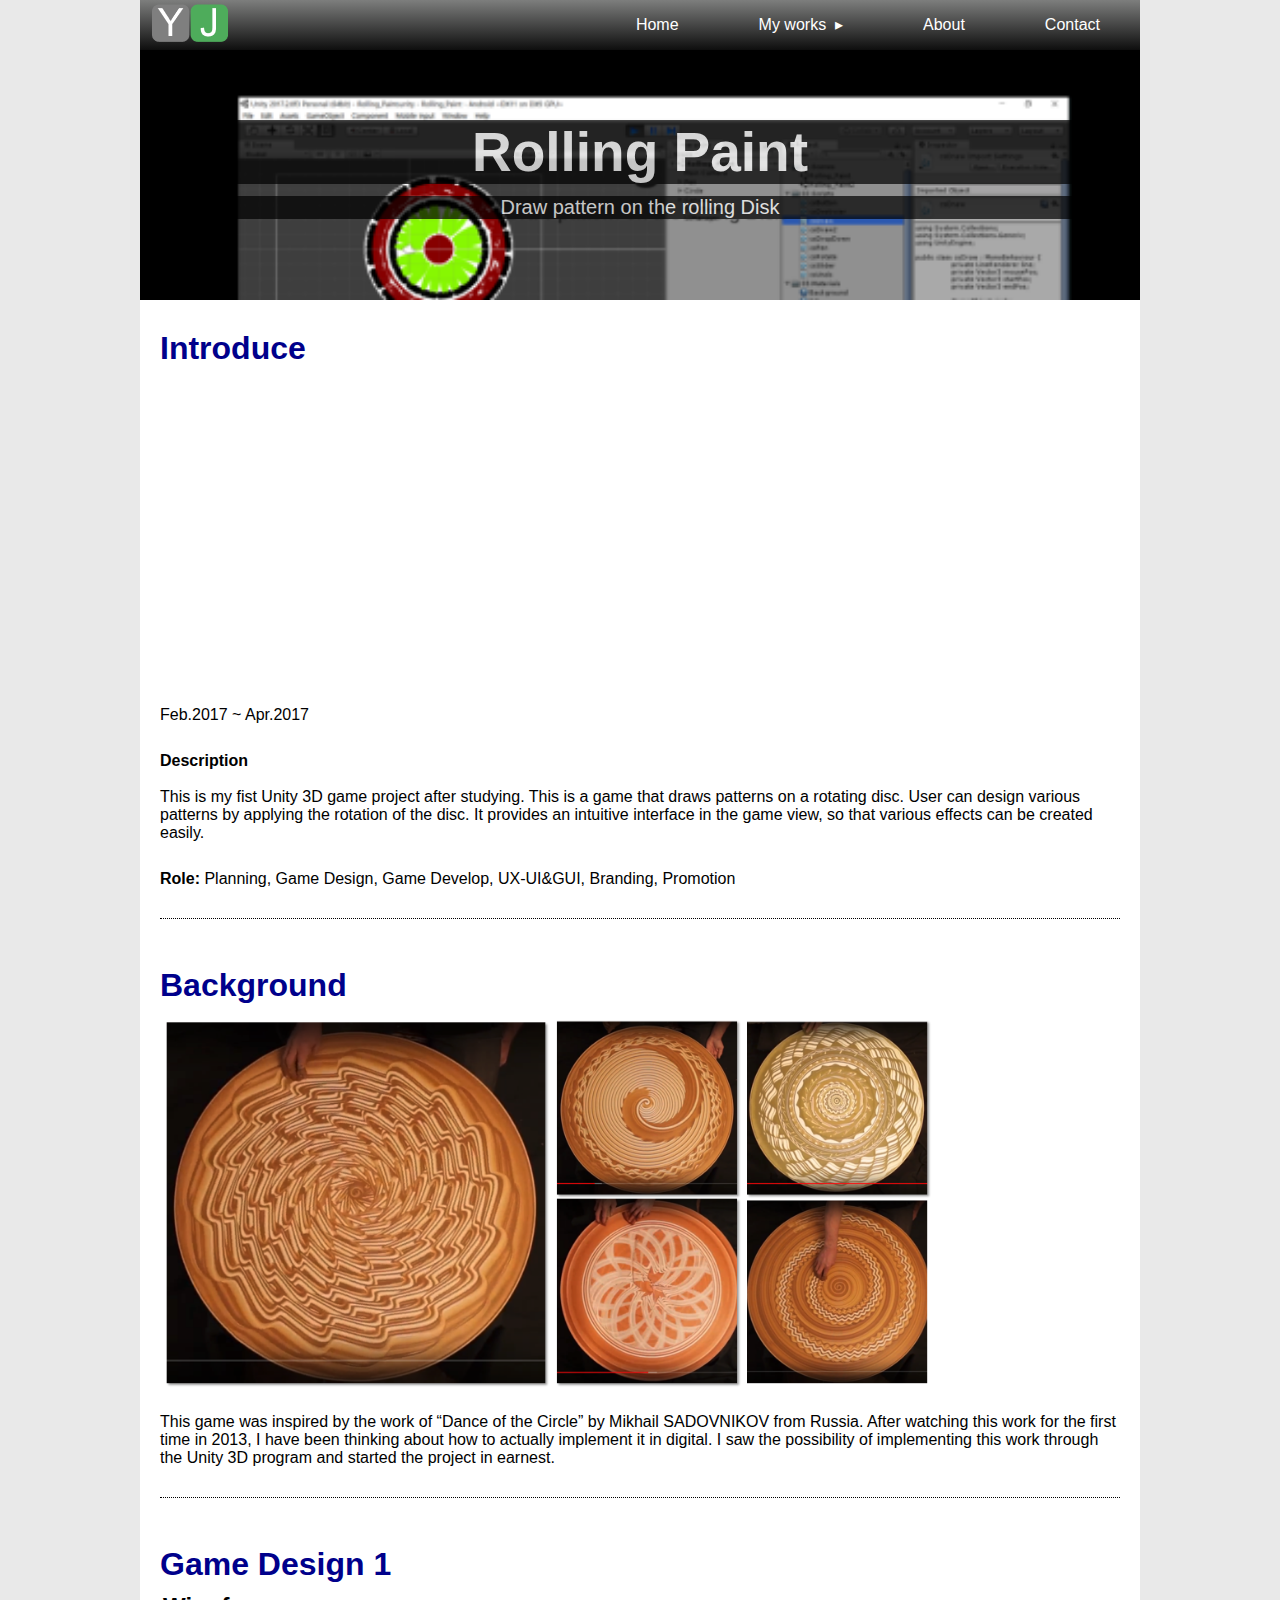
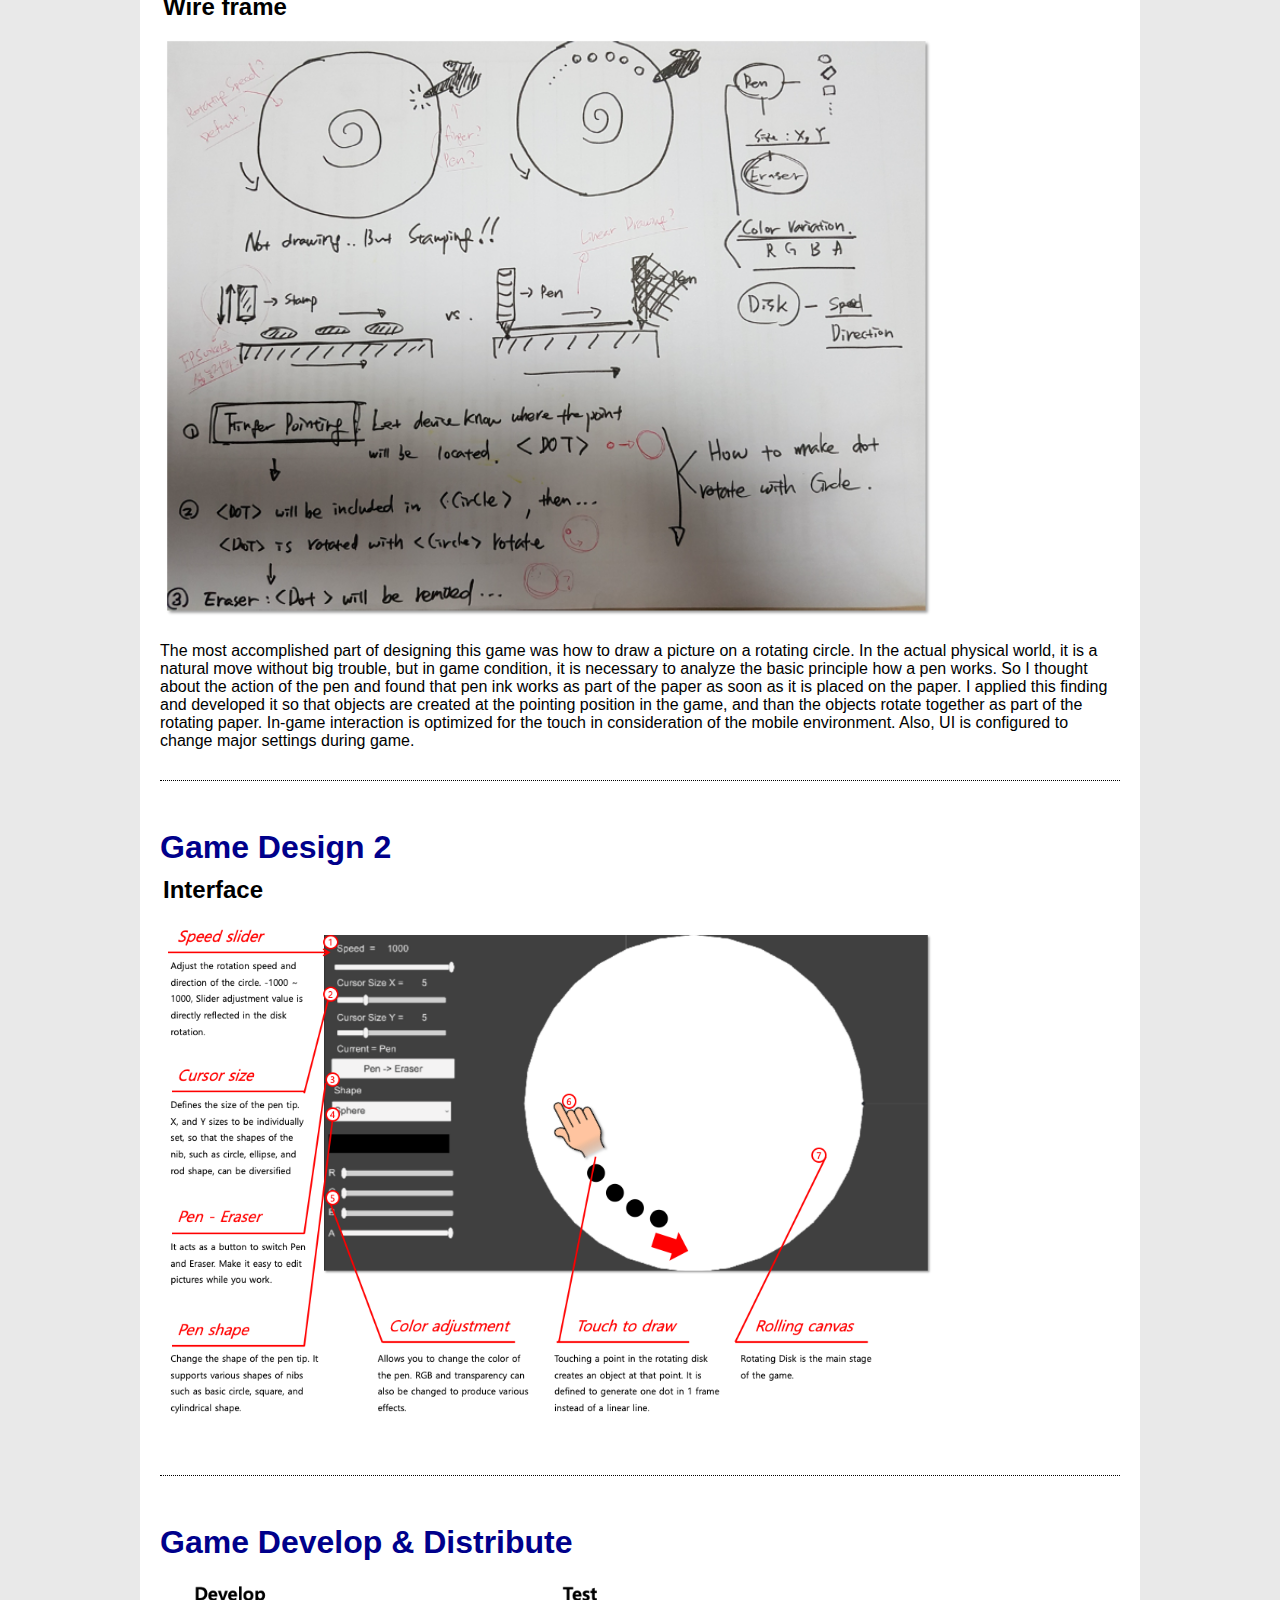
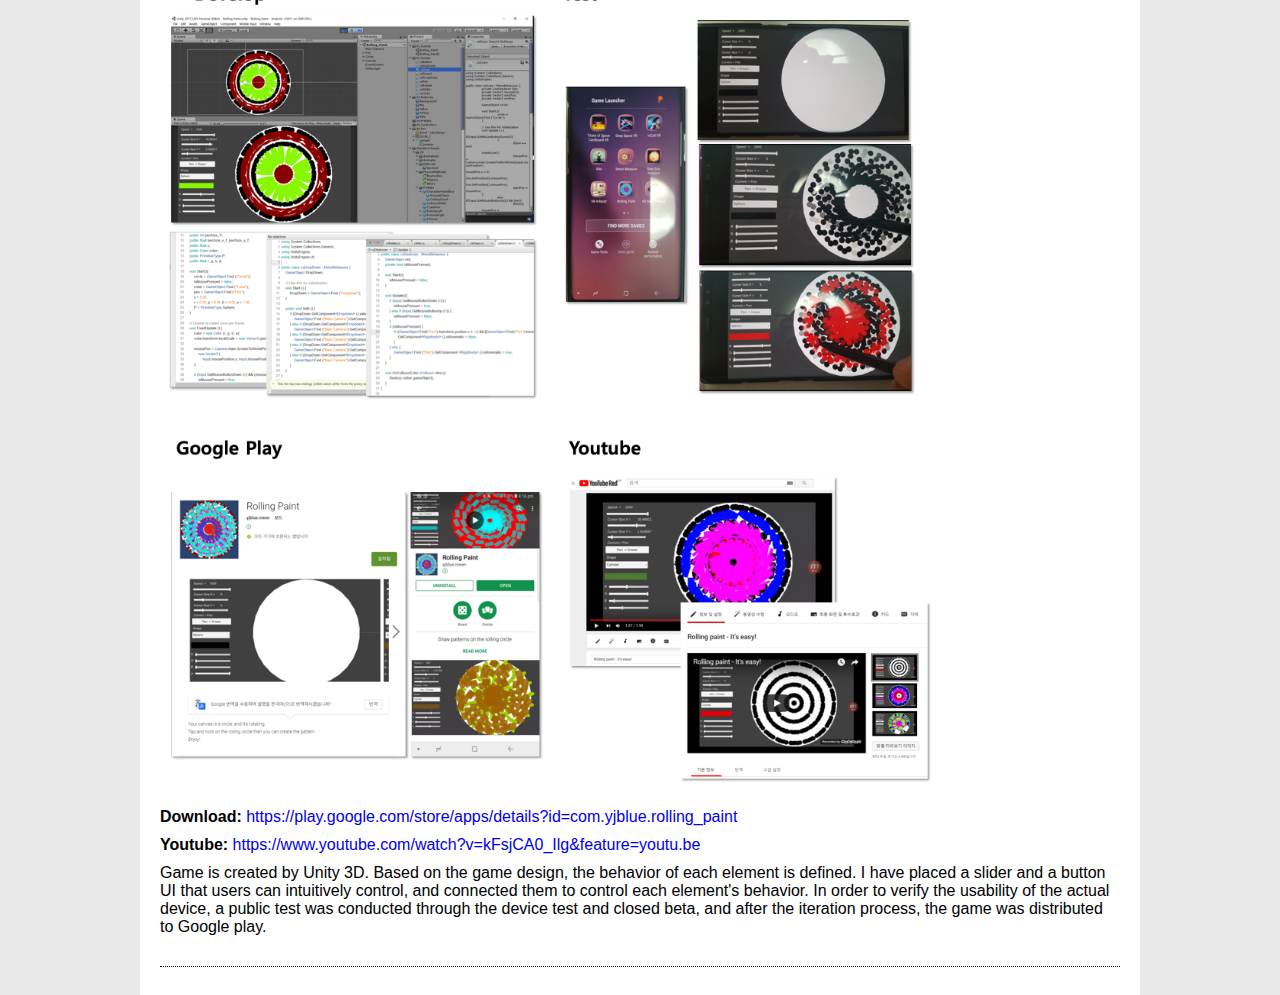
<file: RollingPaint.html>
﻿<!DOCTYPE html>
<html>
<head>
		<!-- Global site tag (gtag.js) - Google Analytics -->
<script async src="https://www.googletagmanager.com/gtag/js?id=UA-176403368-1"></script>
<script>
  window.dataLayer = window.dataLayer || [];
  function gtag(){dataLayer.push(arguments);}
  gtag('js', new Date());

  gtag('config', 'UA-176403368-1');
</script>
	<meta charset="utf-8" />
	<title>Youngjae Meen</title>
	<meta name="viewport" content="width=device-width, initial-scale=1.0" />
	<link rel="icon" href="img/LOGO.png"> <!-- 파비 넣는 방법-->
	<link rel="stylesheet" href="style.css">
	<link rel="stylesheet" href="style_main_contents.css">
	<script src="action.js"></script>
</head>
<body>
	<div id="wrap">

		<div id="goToTop">Top</div>
		<header id="header">
			<div id="logo"><a href="index.html"><img src="img/LOGO.png" /></a></div>
			<input id="toggle" type="checkbox" style="display:none;" />
			<label for="toggle"><div id="ham"></div></label>
			<nav>
				<ul id="navigation">
					<li class="toc"><a href="index.html">Home</a></li>
					<li class="toc">
						<input id="toggle2" type="checkbox" style="display:none;" />
						<a style="cursor: pointer;"><label for="toggle2">My works &nbsp;▸ </label></a>
						<div id="submenu">
							<ul id="sub_navi">
								<li class="subtoc"><a href="GWD.html">Galaxy Watch Designer</a></li>
								<li class="subtoc"><a href="GWA2.html">Galaxy Watch Active 2</a></li>
								<li class="subtoc"><a href="Gear360.html">360 Round Camera</a></li>
								<li class="subtoc"><a href="TMP.html">Tizen Mobile Phone</a></li>
								<li class="subtoc"><a href="StrapStudio.html">Starp Studio</a></li>
								<li class="subtoc"><a href="GreyGoo.html">Grey Goo (Game)</a></li>
								<li class="subtoc"><a href="RollingPaint.html">Rolling Paint (Game)</a></li>
							</ul>
						</div>
					</li>
					<li class="toc"><a href="About.html">About</a></li>
					<li class="toc"><a href="Contact.html">Contact</a></li>
				</ul>
			</nav>
		</header>

		<div id="main_contents">
			<div class="contents_wrap">
				<h1>Introduce</h1>
				<iframe width="560" height="315" src="https://www.youtube.com/embed/kFsjCA0_Ilg" frameborder="0" allow="accelerometer; autoplay; encrypted-media; gyroscope; picture-in-picture" allowfullscreen></iframe>
				<p>Feb.2017 ~ Apr.2017 <br /></p><br />
				<p>
					<b>Description</b><br /><br />
					This is my fist Unity 3D game project after studying. This is a game that draws patterns on a rotating disc. User can design various patterns by applying the rotation of the disc. It provides an intuitive interface in the game view, so that various effects can be created easily.
					<br />
				</p><br />
				<p><b>Role:</b> Planning, Game Design, Game Develop, UX-UI&GUI, Branding, Promotion </p>
				<br />
			</div>
			<div class="contents_wrap">
				<h1>Background</h1>
				<img src="img/Rolling/circle_art.png" />
				<p>
					This game was inspired by the work of “Dance of the Circle” by Mikhail SADOVNIKOV from Russia. After watching this work for the first time in 2013, I have been thinking about how to actually implement it in digital. I saw the possibility of implementing this work through the Unity 3D program and started the project in earnest.
				</p><br />
			</div>
			<div class="contents_wrap">
				<h1>Game Design 1</h1>
				<h2>Wire frame</h2>
				<img src="img/Rolling/Wireframe.png" />
				<p>
					The most accomplished part of designing this game was how to draw a picture on a rotating circle. In the actual physical world, it is a natural move without big trouble, but in game condition, it is necessary to analyze the basic principle how a pen works. So I thought about the action of the pen and found that pen ink works as part of the paper as soon as it is placed on the paper. I applied this finding and developed it so that objects are created at the pointing position in the game, and than the objects rotate together as part of the rotating paper. In-game interaction is optimized for the touch in consideration of the mobile environment. Also, UI is configured to change major settings during game.
				</p><br />
			</div>
			<div class="contents_wrap">
				<h1>Game Design 2</h1>
				<h2>Interface</h2>
				<img src="img/Rolling/interface.png" />
				<p></p><br/>
			</div>
			<div class="contents_wrap">
				<h1>Game Develop & Distribute </h1>
				<img src="img/Rolling/Dev_Test.png" />
				<img src="img/Rolling/Distribute.png" />
				<p>
					<b>Download: </b><a href="https://play.google.com/store/apps/details?id=com.yjblue.rolling_paint"> https://play.google.com/store/apps/details?id=com.yjblue.rolling_paint </a>
				</p>
				<p>
					<b>Youtube: </b><a href="https://www.youtube.com/watch?v=kFsjCA0_Ilg&feature=youtu.be"> https://www.youtube.com/watch?v=kFsjCA0_Ilg&feature=youtu.be </a>
				</p>
				<p>
					Game is created by Unity 3D. Based on the game design, the behavior of each element is defined. I have placed a slider and a button UI that users can intuitively control, and connected them to control each element's behavior. In order to verify the usability of the actual device, a public test was conducted through the device test and closed beta, and after the iteration process, the game was distributed to Google play.
				</p><br/>
			</div>
		</div>

		<div id="background" style="background-image:url(img/BG_Thumbnails/RollingPaint_1.png);background-repeat:no-repeat;background-size:cover;background-color:black;">
			<p id="HeadTitle" style="background:black;opacity:0.7;text-shadow: 5px 5px 2px black;">Rolling Paint</p>
			<p id="HeadSubTitle" style="background:black;opacity:0.7;text-shadow: 5px 5px 2px black;">Draw pattern on the rolling Disk</p>
		</div>
	</div>
</body>
</html>
</file>
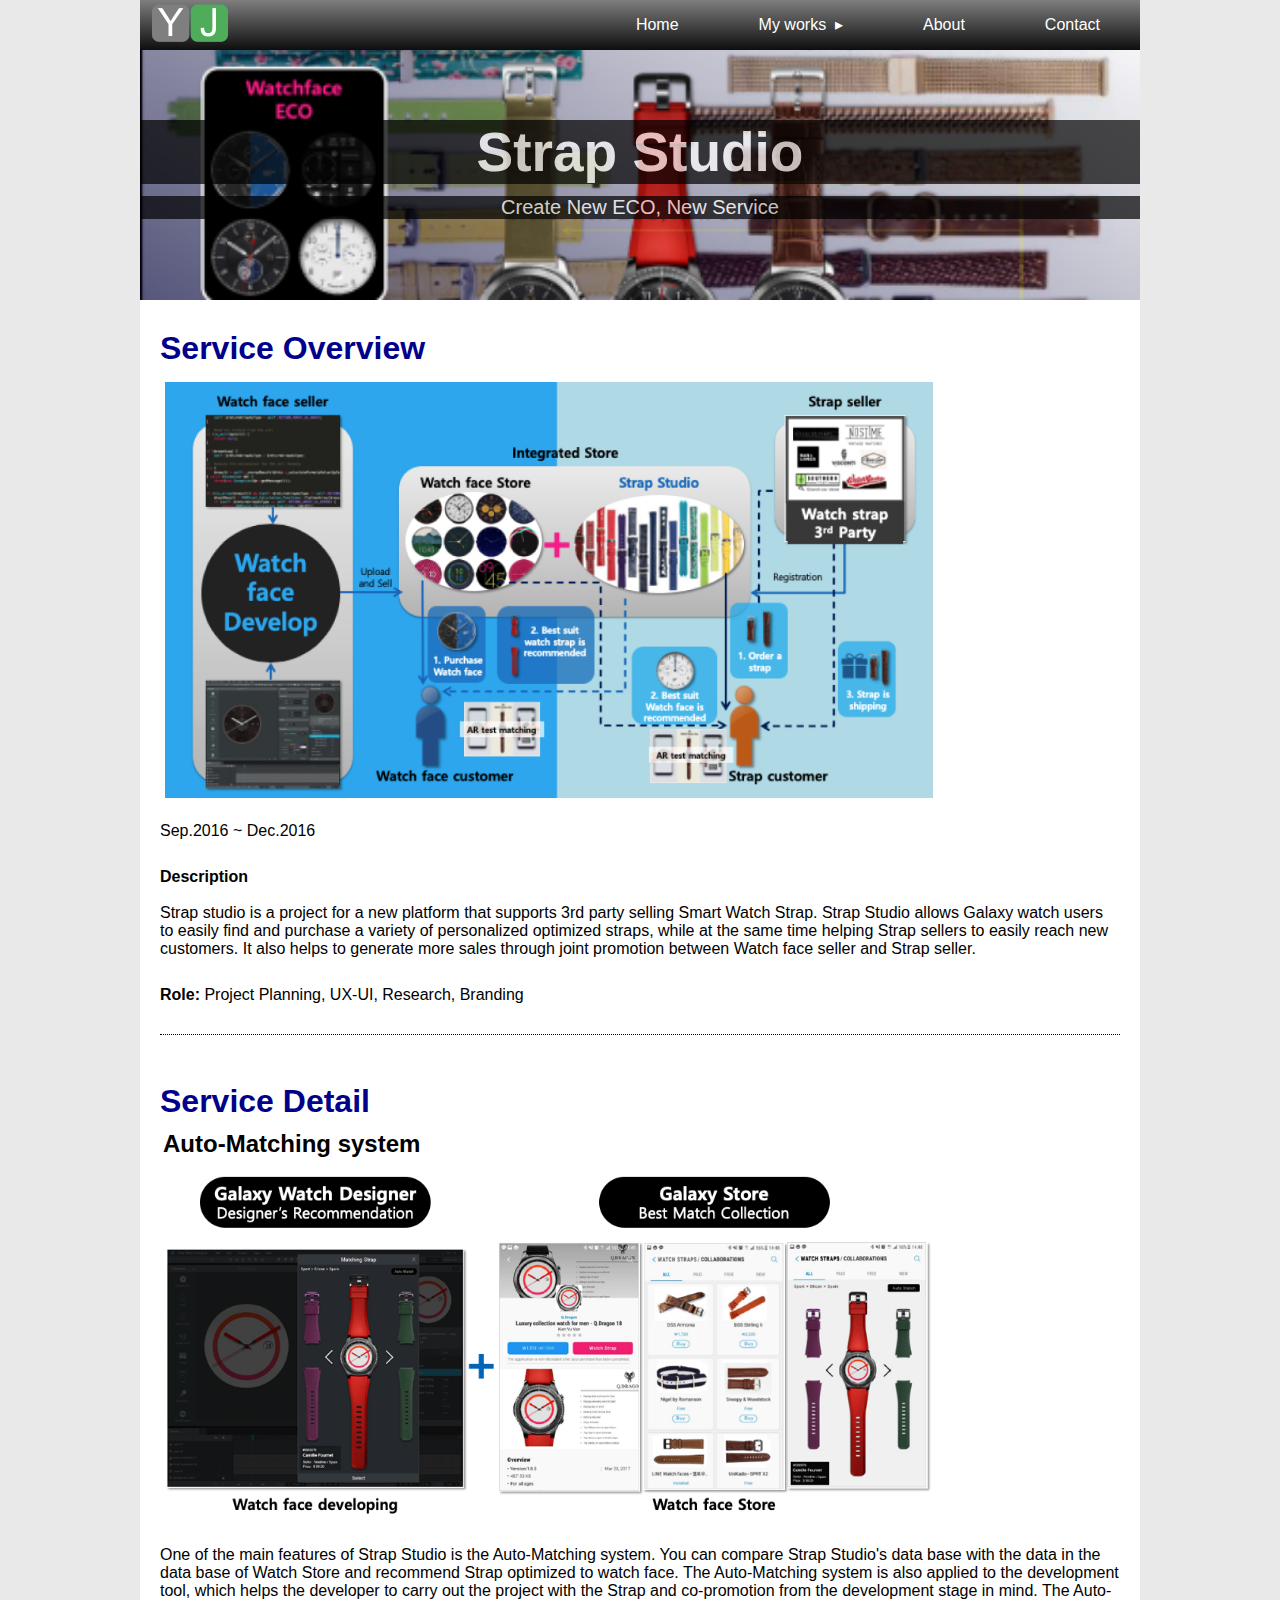
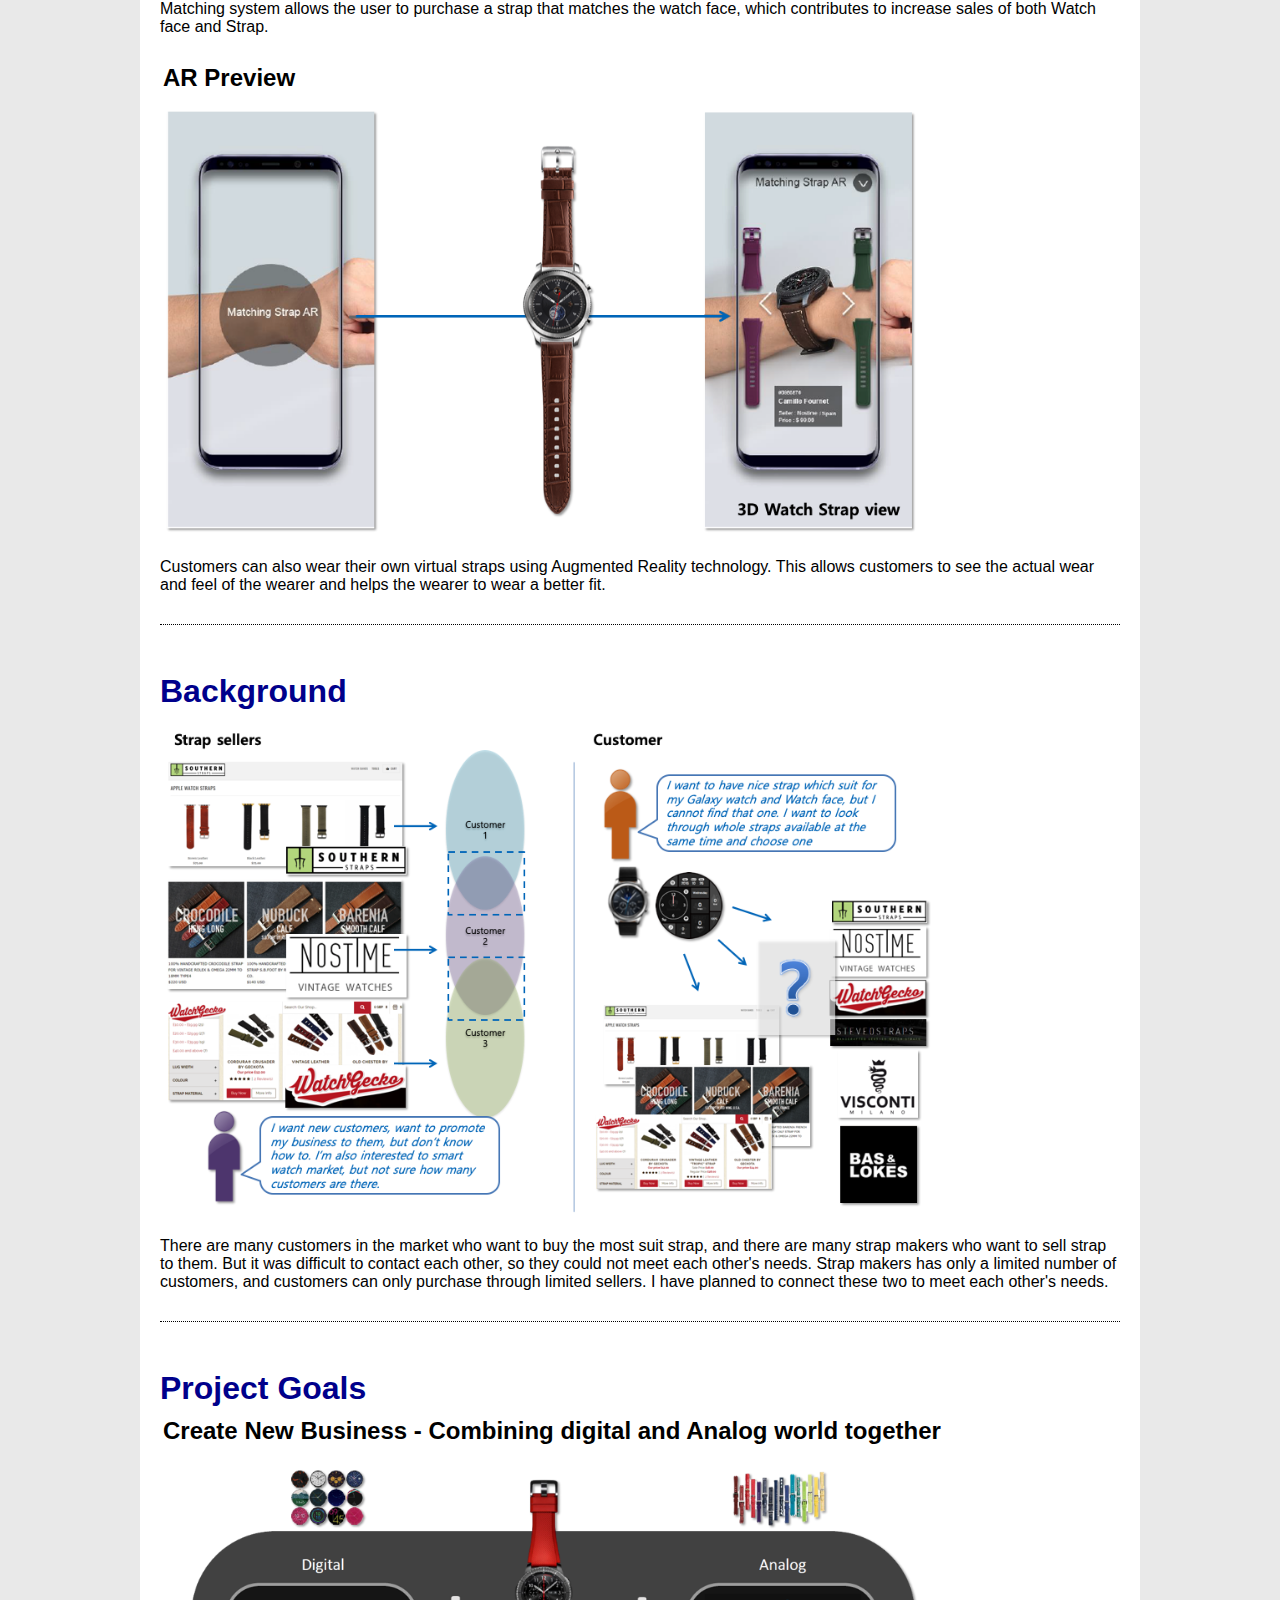
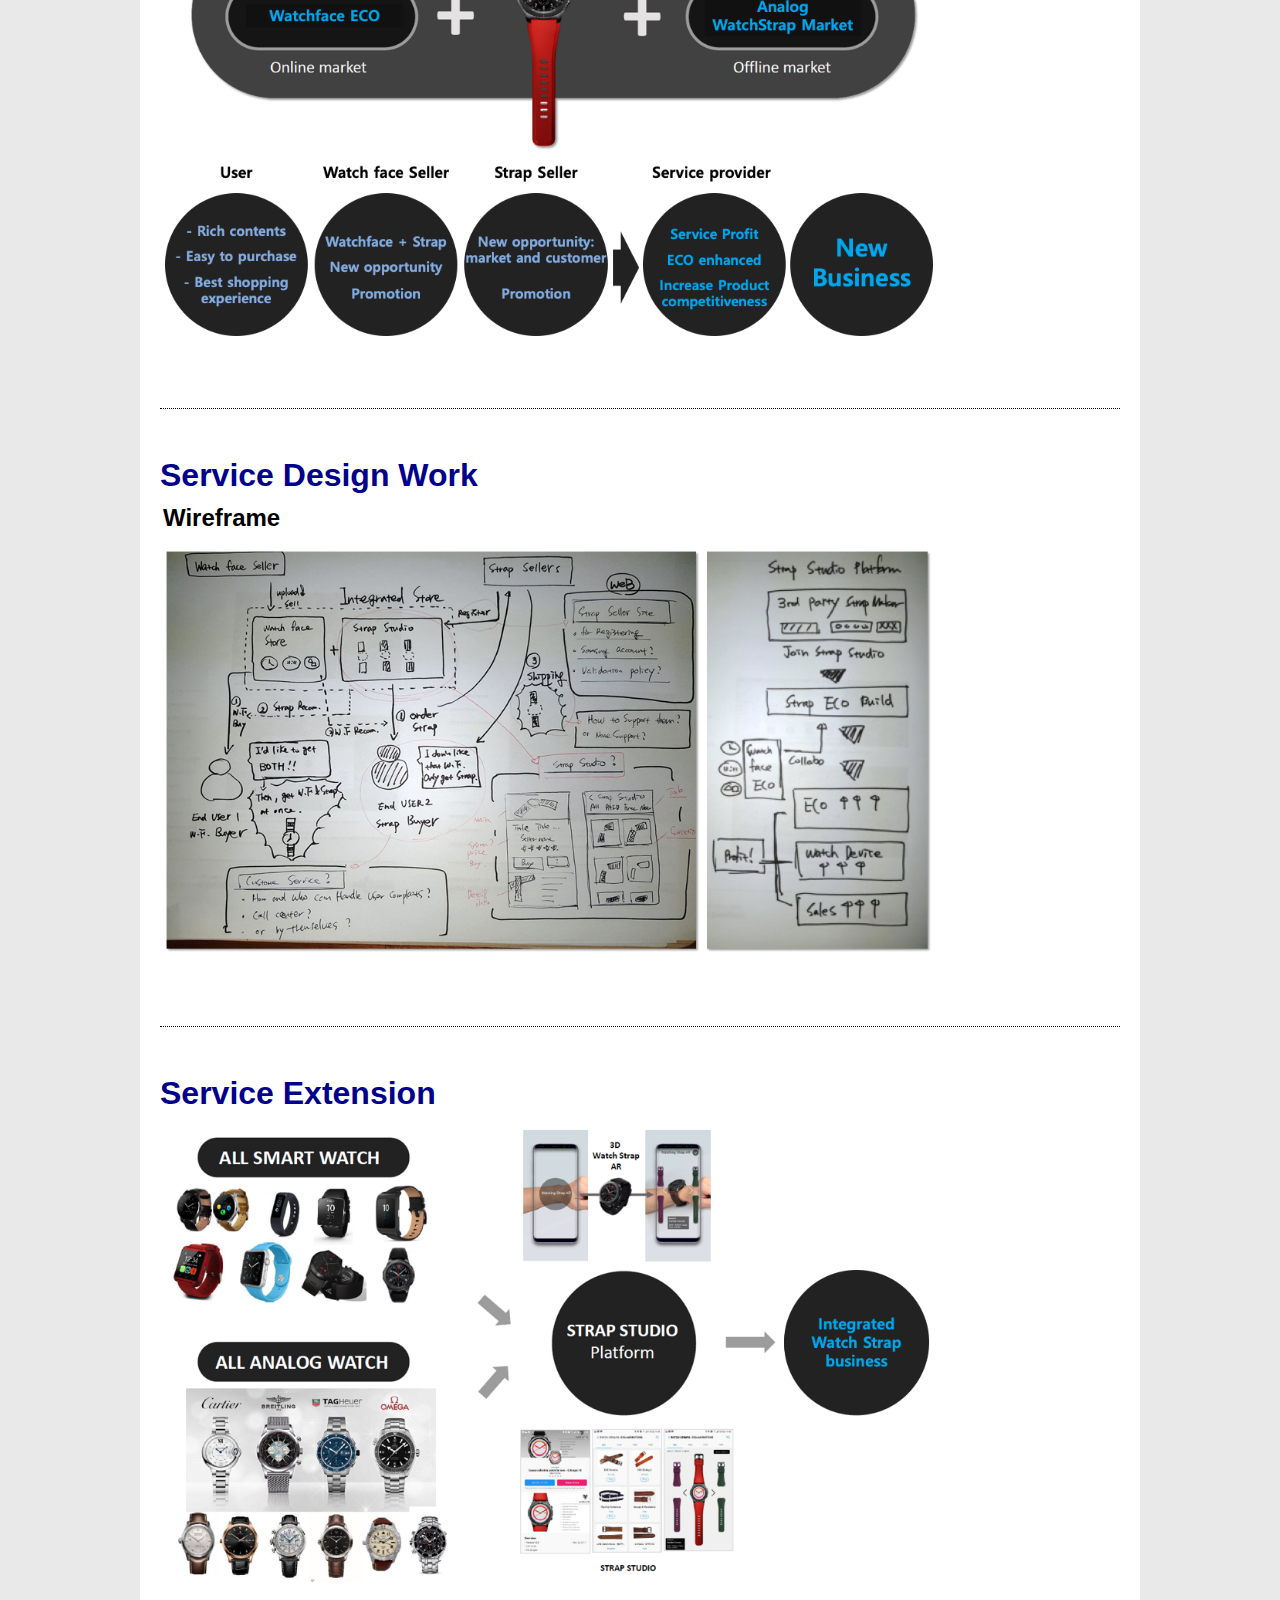
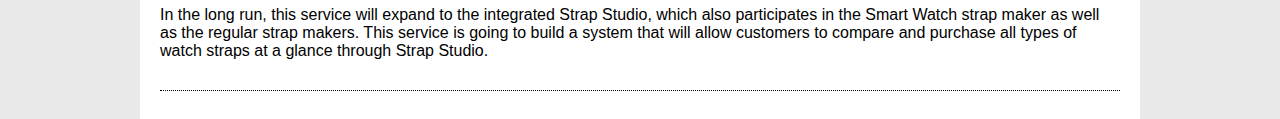
<file: StrapStudio.html>
﻿<!DOCTYPE html>
<html>
<head>
		<!-- Global site tag (gtag.js) - Google Analytics -->
<script async src="https://www.googletagmanager.com/gtag/js?id=UA-176403368-1"></script>
<script>
  window.dataLayer = window.dataLayer || [];
  function gtag(){dataLayer.push(arguments);}
  gtag('js', new Date());

  gtag('config', 'UA-176403368-1');
</script>
	<meta charset="utf-8" />
	<title>Youngjae Meen</title>
	<meta name="viewport" content="width=device-width, initial-scale=1.0" />
	<link rel="icon" href="img/LOGO.png"> <!-- 파비 넣는 방법-->
	<link rel="stylesheet" href="style.css">
	<link rel="stylesheet" href="style_main_contents.css">
	<script src="action.js"></script>
	<style>
	</style>
</head>
<body>
	<div id="wrap">

		<div id="goToTop">Top</div>
		<header id="header">
			<div id="logo"><a href="index.html"><img src="img/LOGO.png" /></a></div>
			<input id="toggle" type="checkbox" style="display:none;" />
			<label for="toggle"><div id="ham"></div></label>
			<nav>
				<ul id="navigation">
					<li class="toc"><a href="index.html">Home</a></li>
					<li class="toc">
						<input id="toggle2" type="checkbox" style="display:none;" />
						<a style="cursor: pointer;"><label for="toggle2">My works &nbsp;▸ </label></a>
						<div id="submenu">
							<ul id="sub_navi">
								<li class="subtoc"><a href="GWD.html">Galaxy Watch Designer</a></li>
								<li class="subtoc"><a href="GWA2.html">Galaxy Watch Active 2</a></li>
								<li class="subtoc"><a href="Gear360.html">360 Round Camera</a></li>
								<li class="subtoc"><a href="TMP.html">Tizen Mobile Phone</a></li>
								<li class="subtoc"><a href="StrapStudio.html">Starp Studio</a></li>
								<li class="subtoc"><a href="GreyGoo.html">Grey Goo (Game)</a></li>
								<li class="subtoc"><a href="RollingPaint.html">Rolling Paint (Game)</a></li>
							</ul>
						</div>
					</li>
					<li class="toc"><a href="About.html">About</a></li>
					<li class="toc"><a href="Contact.html">Contact</a></li>
				</ul>
			</nav>
		</header>

		<div id="main_contents">
			<div class="contents_wrap">
				<h1>Service Overview</h1>
				<img src="img/Strapstudio/Strapstudio.png" />
				<p>
					Sep.2016 ~ Dec.2016 <br />
				</p><br />
				<p>
					<b>Description</b><br/><br/>
					Strap studio is a project for a new platform that supports 3rd party selling Smart Watch Strap. Strap Studio allows Galaxy watch users to easily find and purchase a variety of personalized optimized straps, while at the same time helping Strap sellers to easily reach new customers. It also helps to generate more sales through joint promotion between Watch face seller and Strap seller.
					<br />
				</p><br />
				<p><b>Role:</b> Project Planning, UX-UI, Research, Branding </p>
				<br />
			</div>
			<div class="contents_wrap">
				<h1>Service Detail</h1>
				<h2>Auto-Matching system</h2>
				<img src="img/Strapstudio/ServiceDetail.png" />
				<p>
					One of the main features of Strap Studio is the Auto-Matching system. You can compare Strap Studio's data base with the data in the data base of Watch Store and recommend Strap optimized to watch face. The Auto-Matching system is also applied to the development tool, which helps the developer to carry out the project with the Strap and co-promotion from the development stage in mind. The Auto-Matching system allows the user to purchase a strap that matches the watch face, which contributes to increase sales of both Watch face and Strap.
					<br />
				</p><br />
				<h2>AR Preview</h2>
				<img src="img/Strapstudio/ARPreview.png" />
				<p>
					Customers can also wear their own virtual straps using Augmented Reality technology. This allows customers to see the actual wear and feel of the wearer and helps the wearer to wear a better fit.						<br />
				</p><br />
			</div>
			<div class="contents_wrap">
				<h1>Background</h1>
				<img src="img/Strapstudio/Background.png" />
				<p>
					There are many customers in the market who want to buy the most suit strap, and there are many strap makers who want to sell strap to them. But it was difficult to contact each other, so they could not meet each other's needs. Strap makers has only a limited number of customers, and customers can only purchase through limited sellers. I have planned to connect these two to meet each other's needs.
					<br />
				</p><br />
			</div>
			<div class="contents_wrap">
				<h1>Project Goals</h1>
				<h2>Create New Business - Combining digital and Analog world together</h2>
				<img src="img/Strapstudio/ProjectGoal.png" />
				<p>&nbsp;</p><br />
			</div>
			<div class="contents_wrap">
				<h1>Service Design Work</h1>
				<h2>Wireframe</h2>
				<img src="img/Strapstudio/ServiceDesignWork.png" />
				<p>&nbsp;</p><br />
			</div>
			<div class="contents_wrap">
				<h1>Service Extension</h1>				
				<img src="img/Strapstudio/ServiceExtention.png" />
				<p>
					In the long run, this service will expand to the integrated Strap Studio, which also participates in the Smart Watch strap maker as well as the regular strap makers. This service is going to build a system that will allow customers to compare and purchase all types of watch straps at a glance through Strap Studio.
				</p><br />
			</div>
		</div>

		<div id="background" style="background-image:url(img/BG_Thumbnails/StrapStudio_1.png);background-repeat:no-repeat;background-size:cover;background-color:black;">
			<p id="HeadTitle" style="background:black;opacity:0.7;text-shadow: 5px 5px 2px black;">Strap Studio</p>
			<p id="HeadSubTitle" style="background:black;opacity:0.7;text-shadow: 5px 5px 2px black;">Create New ECO, New Service</p>
		</div>
	</div>
</body>
</html>
</file>
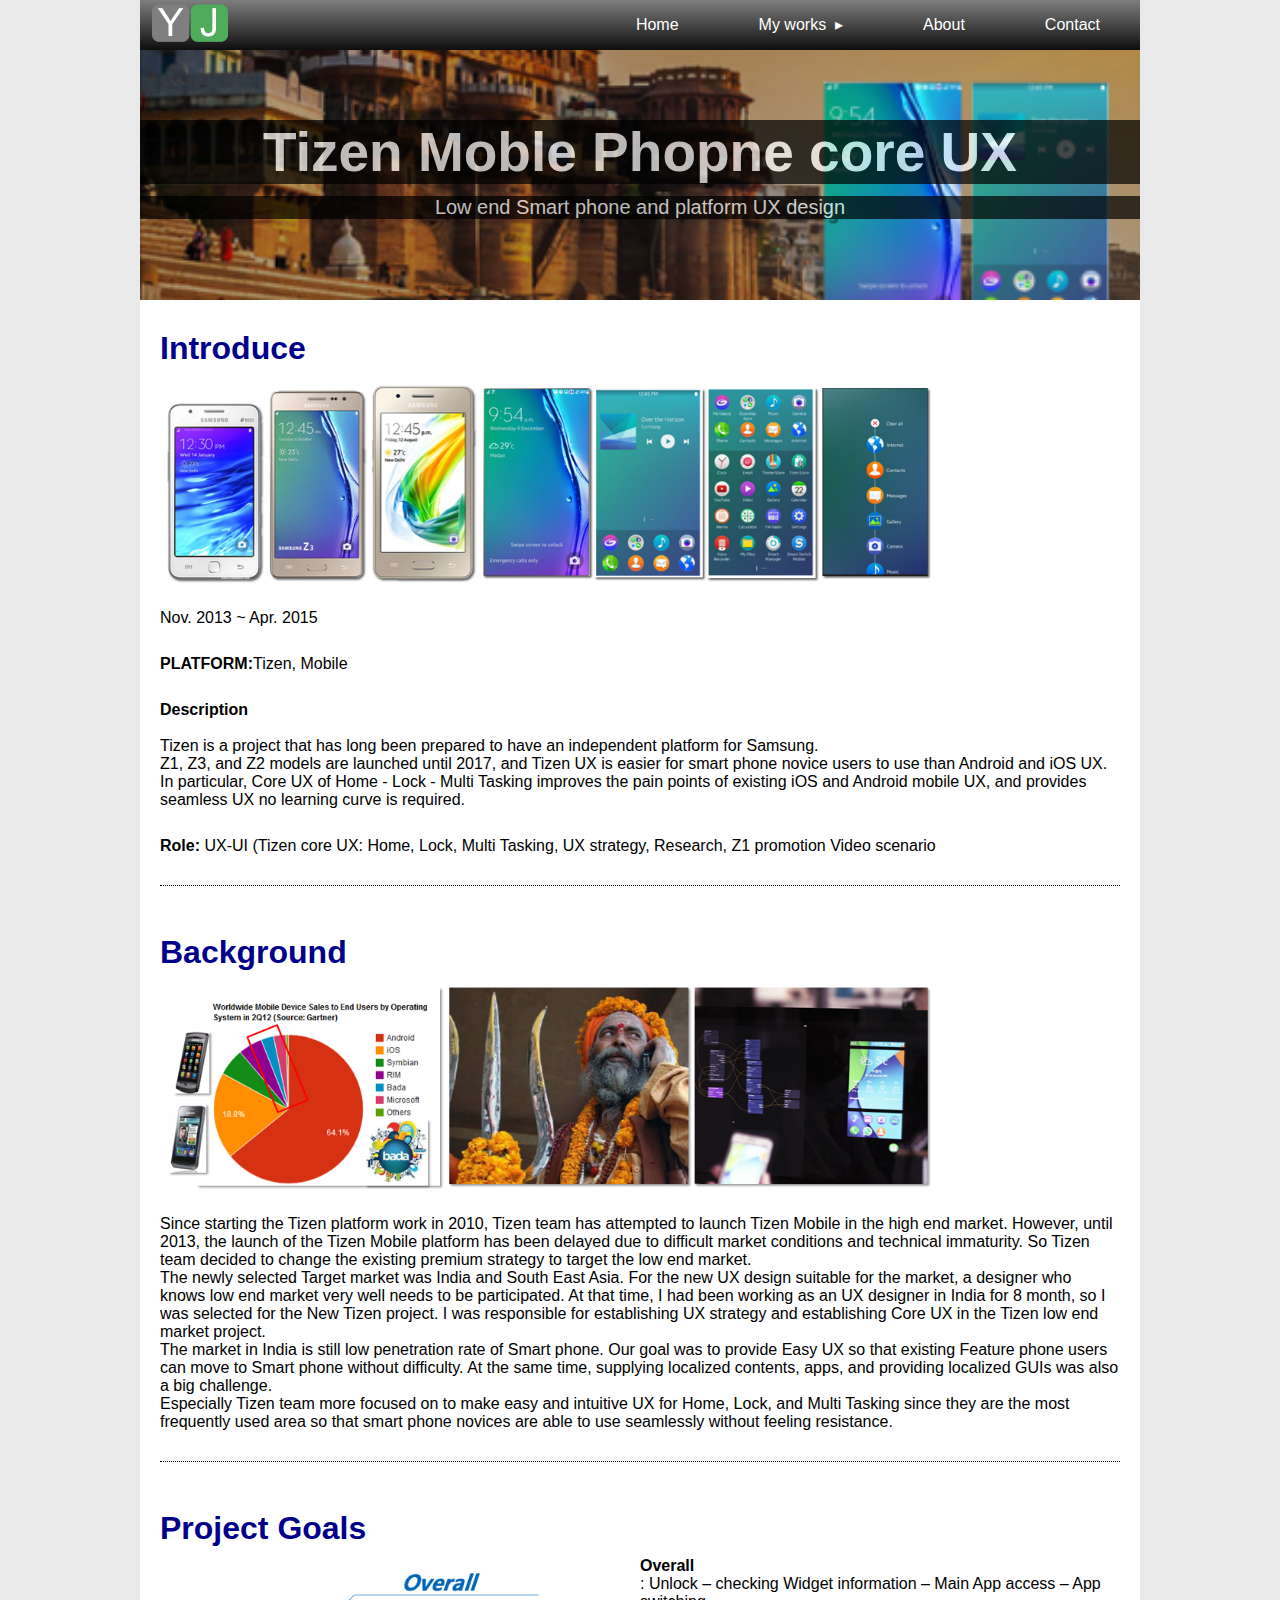
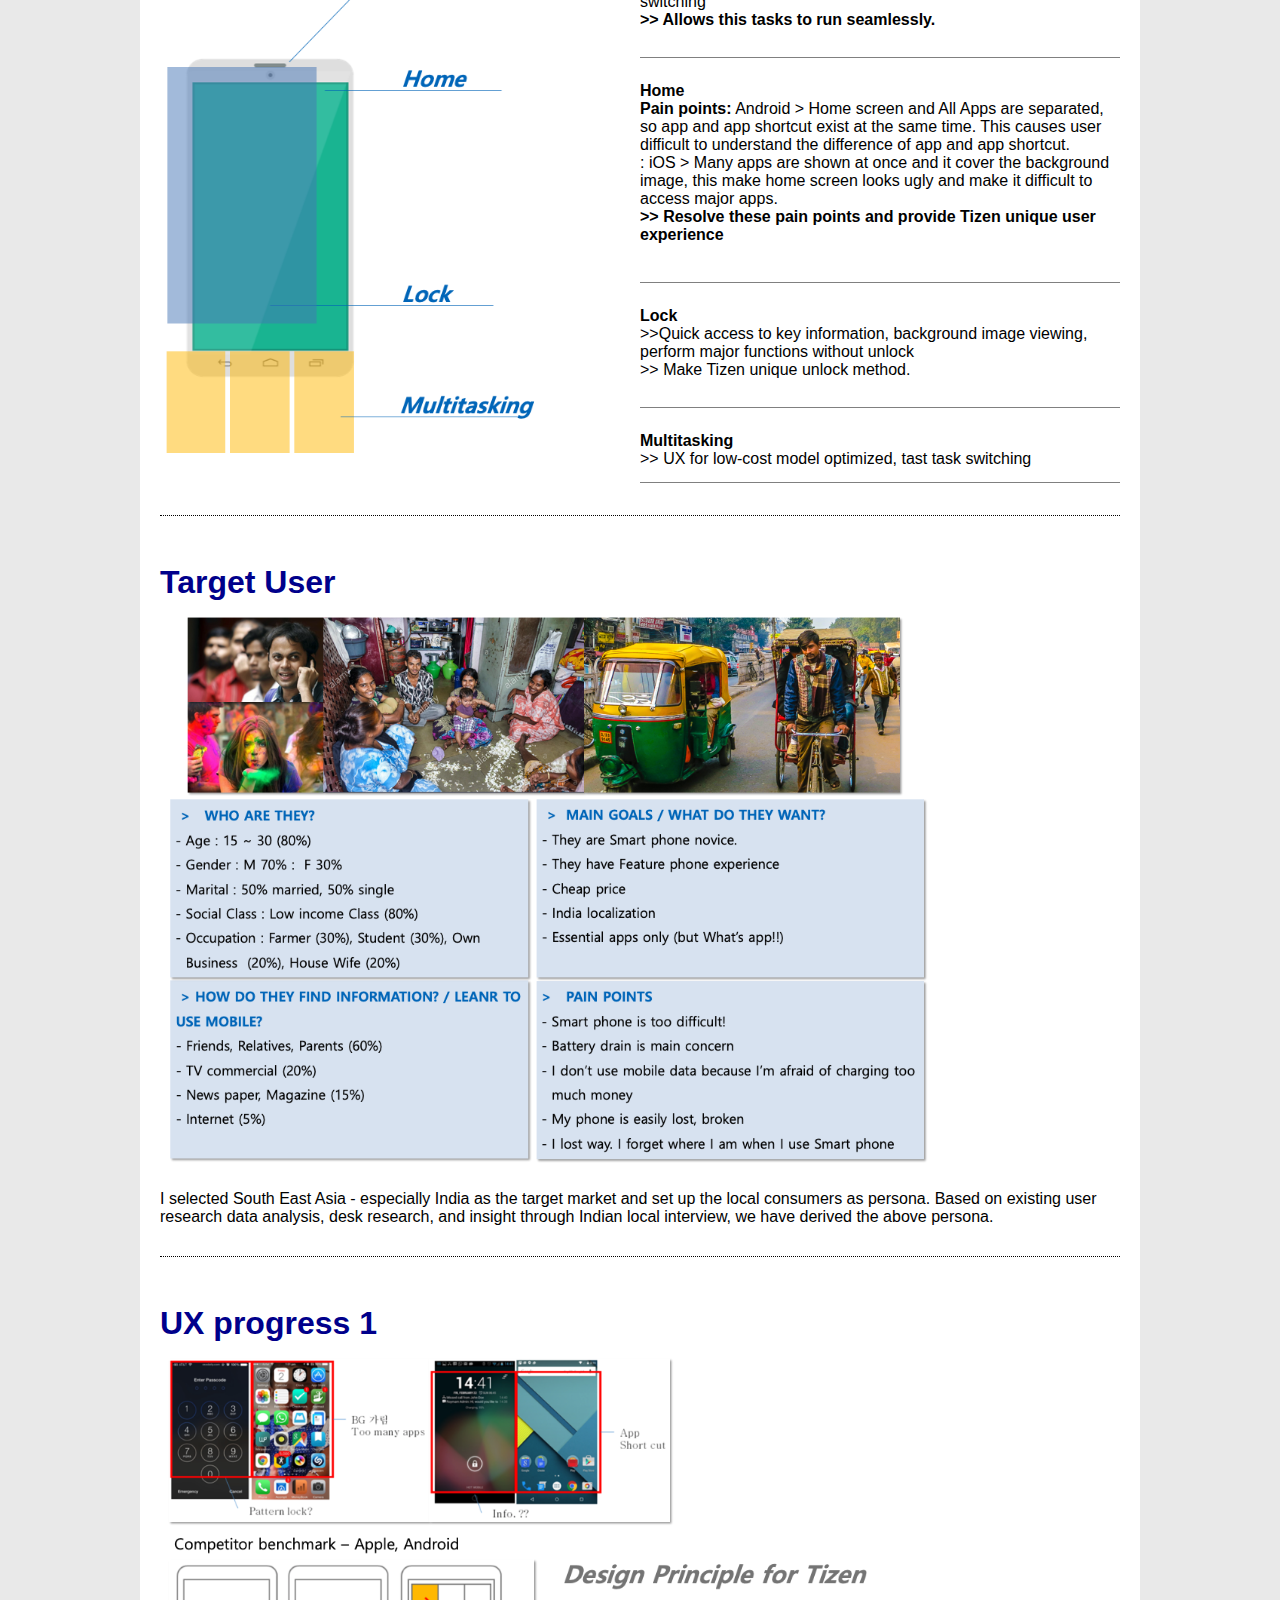
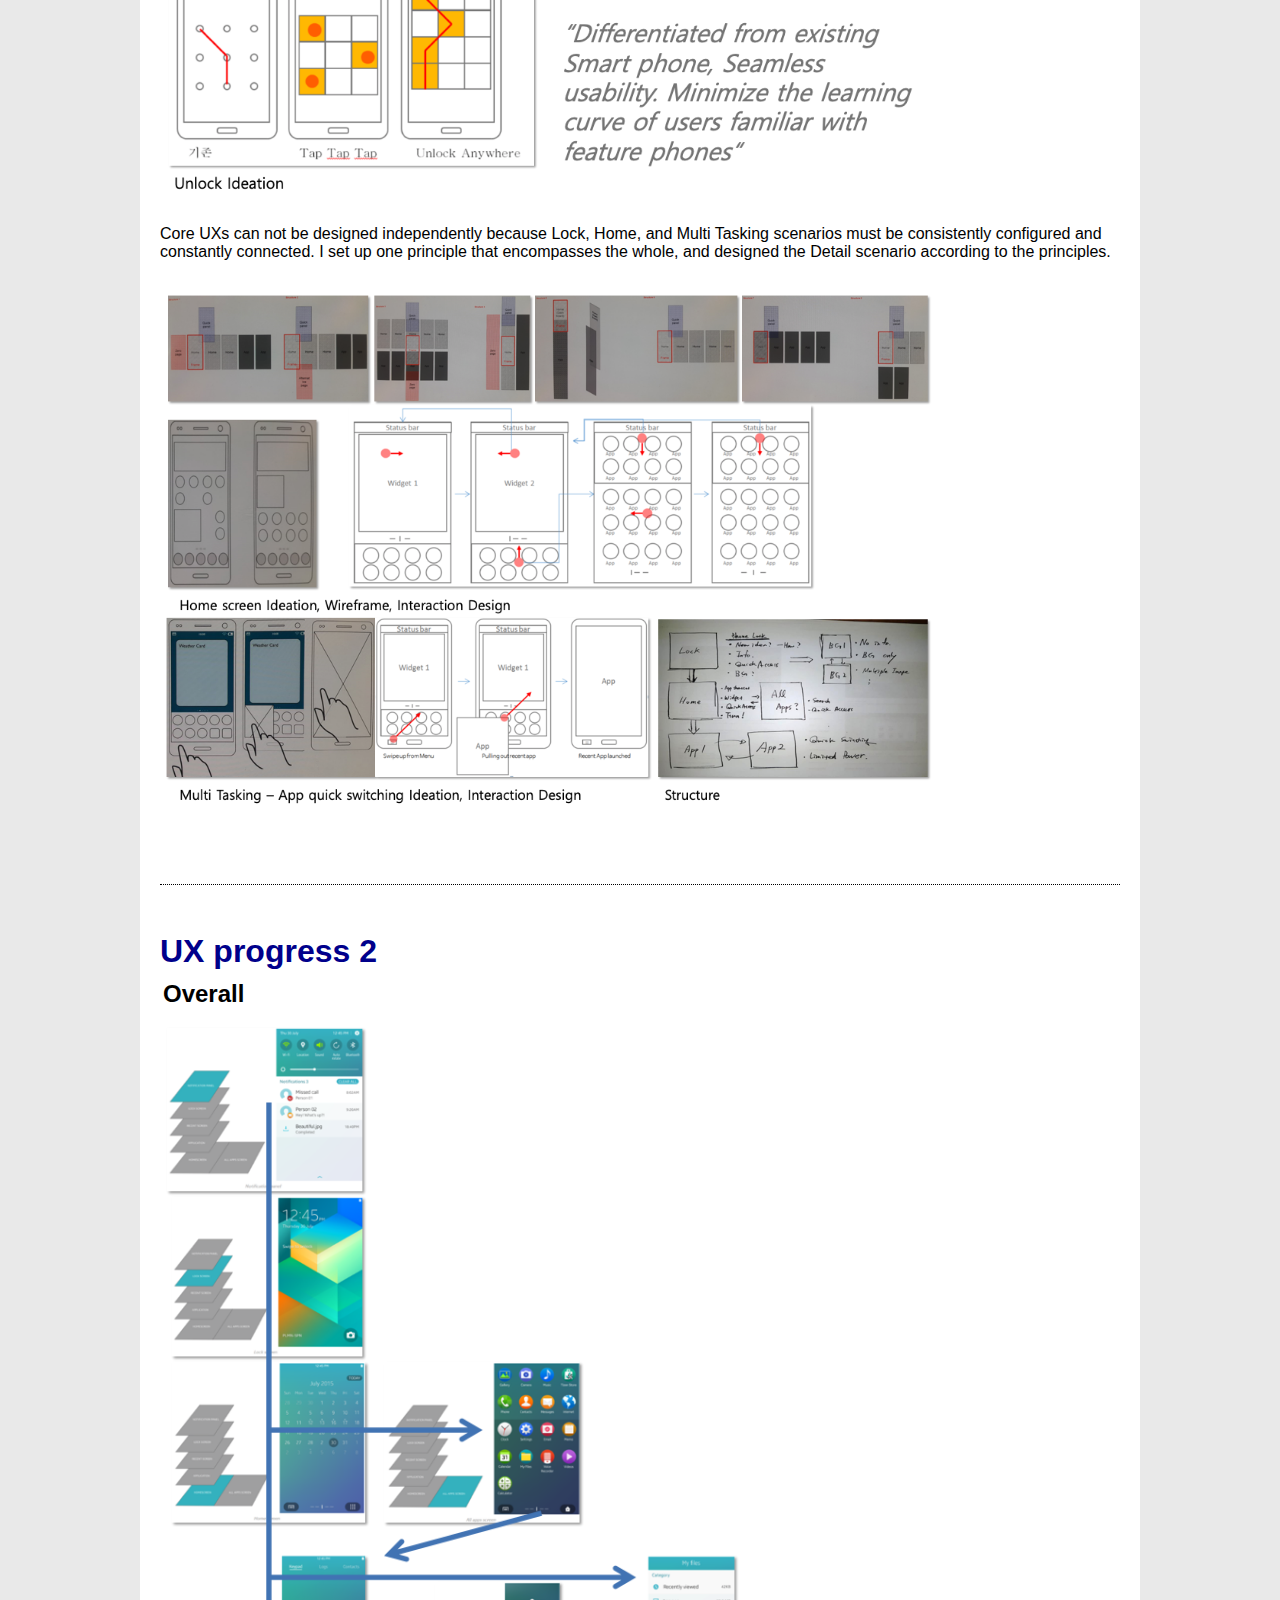
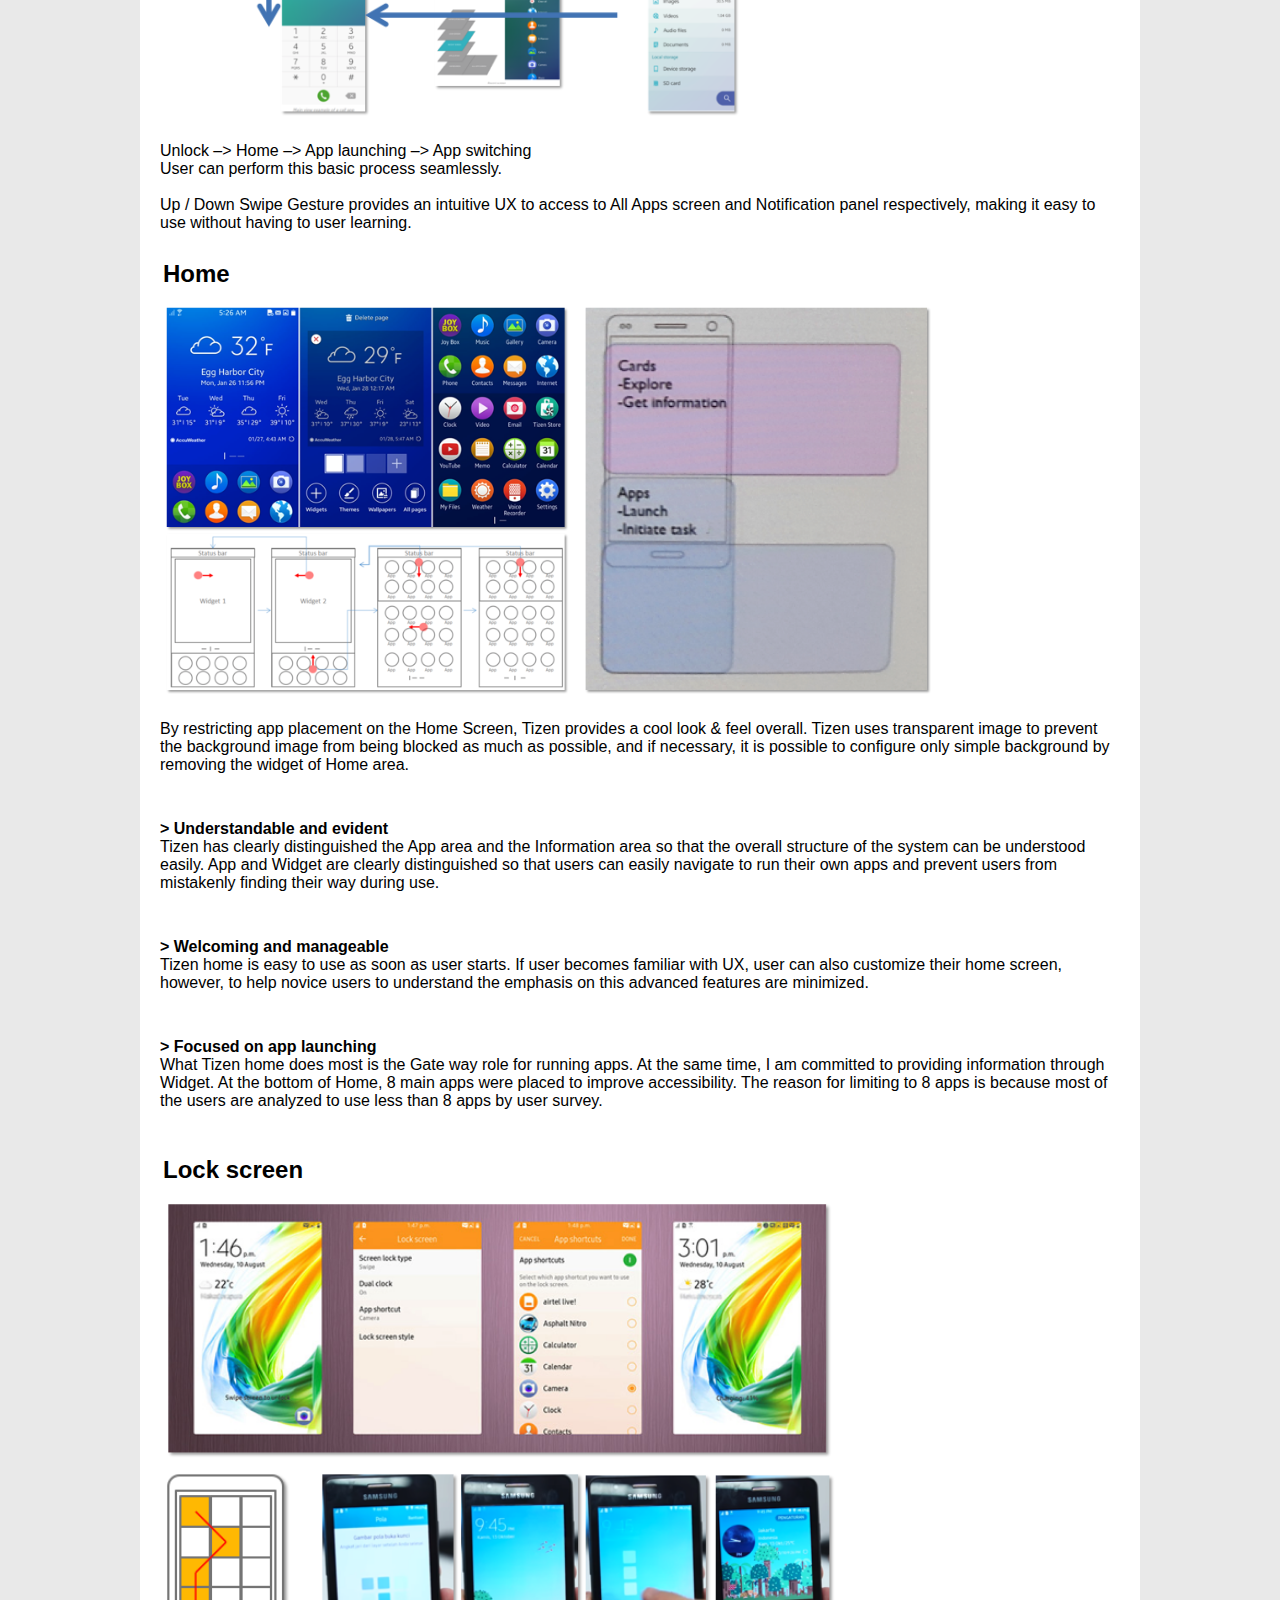
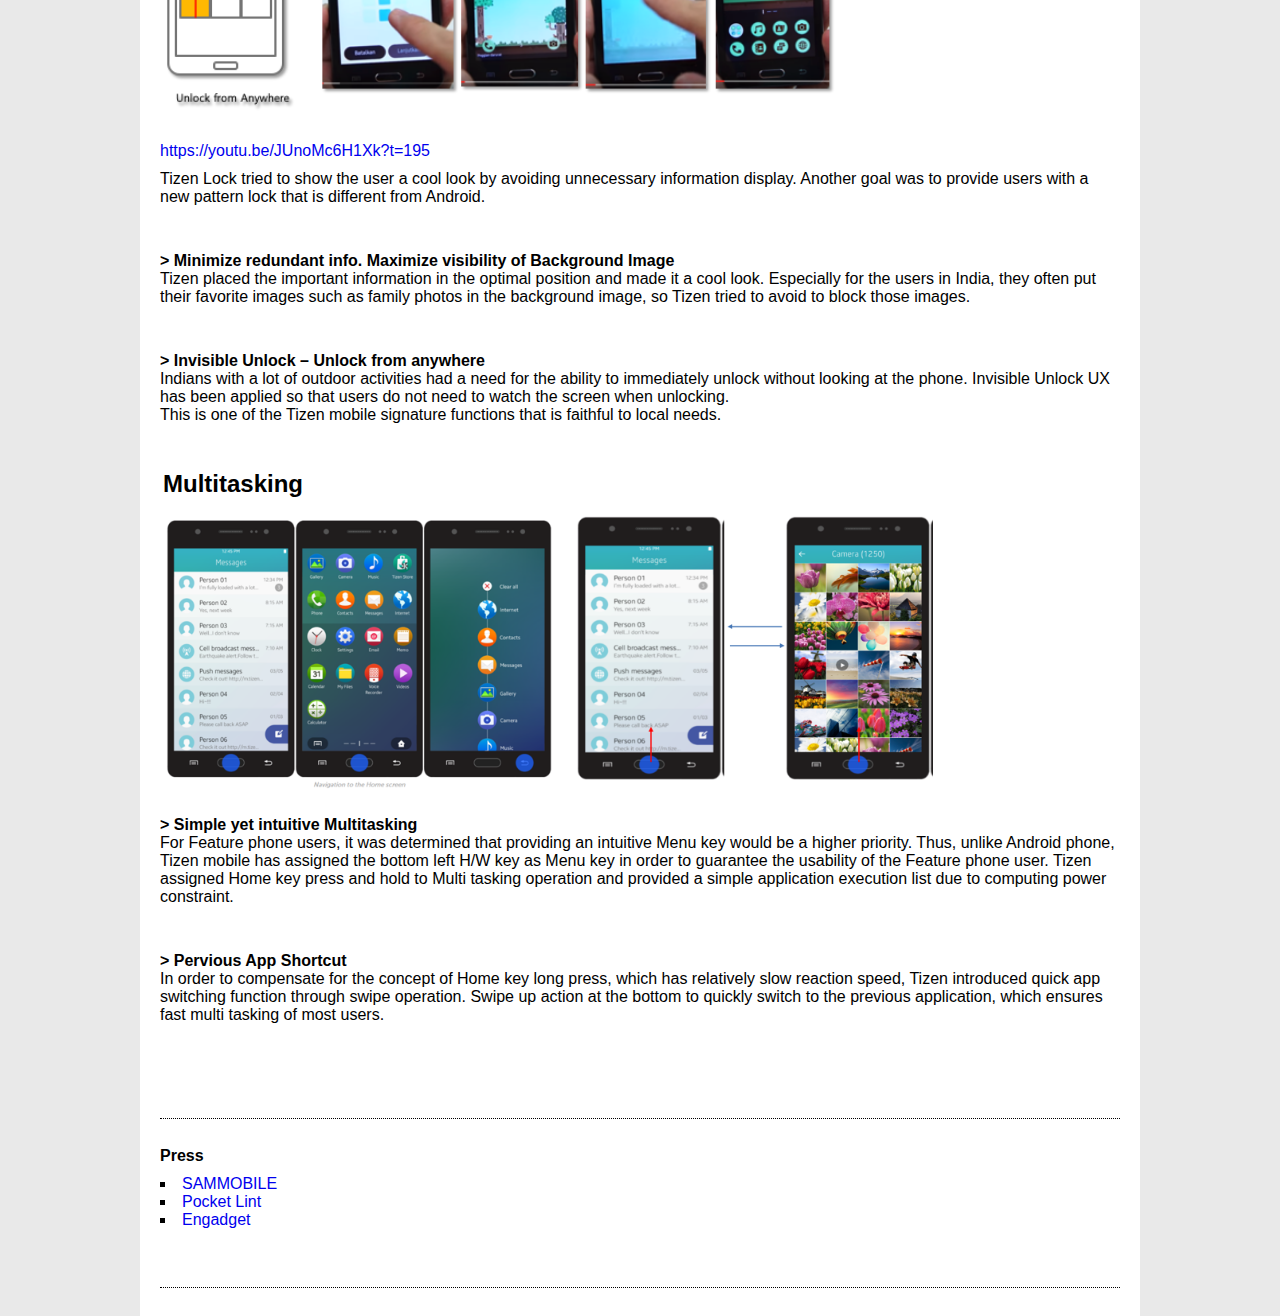
<file: TMP.html>
﻿<!DOCTYPE html>
<html>
<head>
		<!-- Global site tag (gtag.js) - Google Analytics -->
<script async src="https://www.googletagmanager.com/gtag/js?id=UA-176403368-1"></script>
<script>
  window.dataLayer = window.dataLayer || [];
  function gtag(){dataLayer.push(arguments);}
  gtag('js', new Date());

  gtag('config', 'UA-176403368-1');
</script>
	<meta charset="utf-8" />
	<title>Youngjae Meen</title>
	<meta name="viewport" content="width=device-width, initial-scale=1.0" />
	<link rel="icon" href="img/LOGO.png"> <!-- 파비 넣는 방법-->
	<link rel="stylesheet" href="style.css">
	<link rel="stylesheet" href="style_main_contents.css">

	<script src="action3.js"></script>
</head>
<body>
	<div id="wrap">

		<div id="goToTop">Top</div>
		<header id="header">
			<div id="logo"><a href="index.html"><img src="img/LOGO.png" /></a></div>
			<input id="toggle" type="checkbox" style="display:none;" />
			<label for="toggle"><div id="ham"></div></label>
			<nav>
				<ul id="navigation">
					<li class="toc"><a href="index.html">Home</a></li>
					<li class="toc">
						<input id="toggle2" type="checkbox" style="display:none;" />
						<a style="cursor: pointer;"><label for="toggle2">My works &nbsp;▸ </label></a>
						<div id="submenu">
							<ul id="sub_navi">
								<li class="subtoc"><a href="GWD.html">Galaxy Watch Designer</a></li>
								<li class="subtoc"><a href="GWA2.html">Galaxy Watch Active 2</a></li>
								<li class="subtoc"><a href="Gear360.html">360 Round Camera</a></li>
								<li class="subtoc"><a href="TMP.html">Tizen Mobile Phone</a></li>
								<li class="subtoc"><a href="StrapStudio.html">Starp Studio</a></li>
								<li class="subtoc"><a href="GreyGoo.html">Grey Goo (Game)</a></li>
								<li class="subtoc"><a href="RollingPaint.html">Rolling Paint (Game)</a></li>
							</ul>
						</div>
					</li>
					<li class="toc"><a href="About.html">About</a></li>
					<li class="toc"><a href="Contact.html">Contact</a></li>
				</ul>
			</nav>
		</header>

		<div id="main_contents">
			<div class="contents_wrap">
				<h1>Introduce</h1>
				<img src="img/TMP/Introduce.png" />
				<p>
					Nov. 2013 ~ Apr. 2015<br />
				</p><br />
				<p><b>PLATFORM:</b>Tizen, Mobile <br /></p><br />
				<p>
					<b>Description</b><br/><br/> Tizen is a project that has long been prepared to have an independent platform for Samsung.<br />
					Z1, Z3, and Z2 models are launched until 2017, and Tizen UX is easier for smart phone novice users to use than Android and iOS UX.
					In particular, Core UX of Home - Lock - Multi Tasking improves the pain points of existing iOS and Android mobile UX, and provides seamless UX no learning curve is required.
					<br />
				</p><br />
				<p><b>Role:</b> UX-UI (Tizen core UX: Home, Lock, Multi Tasking, UX strategy, Research, Z1 promotion Video scenario</p>
				<br />
			</div>
			<div class="contents_wrap">
				<h1>Background</h1>
				<img src="img/TMP/background.png" />
				<p>
					Since starting the Tizen platform work in 2010, Tizen team has attempted to launch Tizen Mobile in the high end market. However, until 2013, the launch of the Tizen Mobile platform has been delayed due to difficult market conditions and technical immaturity. So Tizen team decided to change the existing premium strategy to target the low end market. <br />
					The newly selected Target market was India and South East Asia. For the new UX design suitable for the market, a designer who knows low end market very well needs to be participated. At that time, I had been working as an UX designer in India for 8 month, so I was selected for the New Tizen project. I was responsible for establishing 
					UX strategy and establishing Core UX in the Tizen low end market project.<br />
					The market in India is still low penetration rate of Smart phone. Our goal was to provide Easy UX so that existing Feature phone users can move to Smart phone without difficulty. At the same time, supplying localized contents, apps, and providing localized GUIs was also a big challenge.<br />
					Especially Tizen team more focused on to make easy and intuitive UX for Home, Lock, and Multi Tasking since they are the most frequently used area so that smart phone novices are able to use seamlessly without feeling resistance.
				</p><br />
			</div>
			<div class="contents_wrap">
				<h1>Project Goals</h1>
				<div id="type3_wrap">
					<img id="type3_img" src="img/TMP/overview.png" />
					<div id="type3_explain">
						<p>
							<b>Overall</b><br />
							: Unlock – checking Widget information – Main App access – App switching<br />
							<b> >> Allows this tasks to run seamlessly.</b>
						</p>
						<p>
							<b>Home</b><br /><b>Pain points:</b> Android > Home screen and All Apps are separated, so app and app shortcut exist at the same time. This causes user difficult to understand the difference of app and app shortcut.<br />
							: iOS > Many apps are shown at once and it cover the background image, this make home screen looks ugly and make it difficult to access major apps.<br />
							<b>>> Resolve these pain points and provide Tizen unique user experience</b>
						</p>
						<p>
							<b>Lock</b><br />>>Quick access to key information, background image viewing, perform major functions without unlock <br />
							>> Make Tizen unique unlock method.
						</p>
						<p>
							<b>Multitasking</b><br />
							>> UX for low-cost model optimized, tast task switching
						</p>
					</div>
				</div>
				<p>&nbsp;</p><br />
			</div>
			<div class="contents_wrap">
				<h1>Target User</h1>
				<img src="img/TMP/targetUser.png" />
				<p>
					I selected South East Asia - especially India as the target market and set up the local consumers as persona.
					Based on existing user research data analysis, desk research, and insight through Indian local interview, we have derived the above persona.
				</p><br />
			</div>
			<div class="contents_wrap">
				<h1>UX progress 1</h1>
				<img src="img/TMP/uxprogress_1.png" />
				<p>
					Core UXs can not be designed independently because Lock, Home, and Multi Tasking scenarios must be consistently configured and constantly connected.
					I set up one principle that encompasses the whole, and designed the Detail scenario according to the principles.
				</p><br />
				<img src="img/TMP/uxprogress_2.png" />
				<p>&nbsp;</p><br />
			</div>
			<div class="contents_wrap">
				<h1>UX progress 2</h1>

				<h2>Overall</h2>
				<img src="img/TMP/Overall.png" style="width:60%;" />
				<p>
					Unlock –> Home –> App launching –> App switching <br/>
					User can perform this basic process seamlessly.<br /><br />

					Up / Down Swipe Gesture provides an intuitive UX to access to All Apps screen and Notification panel respectively, making it easy to use without having to user learning.
				</p><br />
				<h2>Home</h2>
				<img src="img/TMP/Home.png" />
				<p>
					By restricting app placement on the Home Screen, Tizen provides a cool look & feel overall. Tizen uses transparent image to prevent the background image from being blocked as much as possible, and if necessary, it is possible to configure only simple background by removing the widget of Home area.
				</p><br /><br/>
				<p><b>> Understandable and evident</b><br/>
Tizen has clearly distinguished the App area and the Information area so that the overall structure of the system can be understood easily. App and Widget are clearly distinguished so that users can easily navigate to run their own apps and prevent users from mistakenly finding their way during use.
				</p><br /><br/>
				<p><b>> Welcoming and manageable</b><br/>
Tizen home is easy to use as soon as user starts. If user becomes familiar with UX, user can also customize their home screen, however, to help novice users to understand the emphasis on this advanced features are minimized.
				</p><br /><br/>
				<p><b>> Focused on app launching</b><br/>
What Tizen home does most is the Gate way role for running apps. At the same time, I am committed to providing information through Widget. 
At the bottom of Home, 8 main apps were placed to improve accessibility. The reason for limiting to 8 apps is because most of the users are analyzed to use less than 8 apps by user survey.
				</p><br /><br/>
				
				<h2>Lock screen</h2>
				<img src="img/TMP/Lock.png" style="width:70%;" /><br/>
				<a href="https://youtu.be/JUnoMc6H1Xk?t=195">https://youtu.be/JUnoMc6H1Xk?t=195</a>
				<p>
					Tizen Lock tried to show the user a cool look by avoiding unnecessary information display. Another goal was to provide users with a new pattern lock that is different from Android.
				</p><br /><br/>
				<p><b>> Minimize redundant info. Maximize visibility of Background Image</b><br/>
Tizen placed the important information in the optimal position and made it a cool look. Especially for the users in India, they often put their favorite images such as family photos in the background image, so Tizen tried to avoid to block those images.
				</p><br /><br/>
				<p><b>> Invisible Unlock – Unlock from  anywhere</b><br/>
Indians with a lot of outdoor activities had a need for the ability to immediately unlock without looking at the phone. Invisible Unlock UX has been applied so that users do not need to watch the screen when unlocking.<br/>This is one of the Tizen mobile signature functions that is faithful to local needs.
				</p><br /><br/>

				<h2>Multitasking</h2>
				<img src="img/TMP/Multi.png" />
				<p><b>> Simple yet intuitive Multitasking </b><br/>
For Feature phone users, it was determined that providing an intuitive Menu key would be a higher priority. Thus, unlike Android phone, Tizen mobile has assigned the bottom left H/W key as Menu key in order to guarantee the usability of the Feature phone user. 
Tizen assigned Home key press and hold to Multi tasking operation and provided a simple application execution list due to computing power constraint.
				</p><br /><br/>
				<p><b>> Pervious App Shortcut</b><br/>
In order to compensate for the concept of Home key long press, which has relatively slow reaction speed, Tizen introduced quick app switching function through swipe operation. Swipe up action at the bottom to quickly switch to the previous application, which ensures fast multi tasking of most users.
				</p><br /><br/>
				<p>&nbsp;</p><br />
			</div>
			<div class="contents_wrap">
				<p><b>Press</b></p>
				<ul class="bullet">
					<li><a href="https://www.sammobile.com/2015/11/06/samsung-z3-review-tizens-app-problem-makes-this-a-poor-proposition/">SAMMOBILE</a></li>
					<li><a href="https://www.pocket-lint.com/phones/reviews/samsung/129189-hands-on-samsung-z-review">Pocket Lint</a></li>
					<li><a href="https://www.engadget.com/2014-06-04-samsung-z.html">Engadget</a></li>					
				</ul><br />
				<p></p>
				<br />
			</div>

		</div>

			<div id="background" style="background-image:url(img/BG_Thumbnails/TizenMobile_1.png);background-repeat:no-repeat;background-size:cover;background-color:black;">
				<p id="HeadTitle" style="background:black;opacity:0.7;text-shadow: 5px 5px 2px black;">Tizen Moble Phopne core UX</p>
				<p id="HeadSubTitle" style="background:black;opacity:0.7;text-shadow: 5px 5px 2px black;">Low end Smart phone and platform UX design</p>
			</div>
		</div>
</body>
</html>
</file>
<file: style.css>
﻿
* {
    margin: 0;
    padding: 0;
}

body {
    font-family: 'Roboto', sans-serif;
    background: #F1F1F1;
}

li {
    list-style: none;
}

a {
    text-decoration: none;
    overflow: hidden;
    word-break: break-all;

}

img {
    border: 0;
}

html {
    background: #E9E9E9;
}

@import url('https://fonts.googleapis.com/css2?family=Henny+Penny&family=Roboto:wght@500&display=swap');


@media screen and (min-width:1000px) {
    #wrap {
        margin: 0 auto;
        position: relative;
        width: 1000px;
    }

    #header {
        position: fixed;
        width: 1000px;
        height: 50px;
        z-index: 2;
        /* Permalink - use to edit and share this gradient: https://colorzilla.com/gradient-editor/#7d7e7d+0,0e0e0e+100;Black+3D */
        background: rgb(125,126,125); /* Old browsers */
        background: -moz-linear-gradient(top, rgba(125,126,125,1) 0%, rgba(14,14,14,1) 100%); /* FF3.6-15 */
        background: -webkit-linear-gradient(top, rgba(125,126,125,1) 0%,rgba(14,14,14,1) 100%); /* Chrome10-25,Safari5.1-6 */
        background: linear-gradient(to bottom, rgba(125,126,125,1) 0%,rgba(14,14,14,1) 100%); /* W3C, IE10+, FF16+, Chrome26+, Opera12+, Safari7+ */
        filter: progid:DXImageTransform.Microsoft.gradient( startColorstr='#7d7e7d', endColorstr='#0e0e0e',GradientType=0 ); /* IE6-9 */
    }

    #logo {
        position: absolute;
        line-height: 50px;
        left: 12px;
    }

    #navigation {
        float: right;
        line-height: 50px;
    }

    #ham {
        display: none;
    }
   
    .toc {
        color: white;
        float: left;
        margin: 0 40px 0 40px;
    }

        .toc > a {
            color: white;
        }

        .toc:hover > a {
            color: skyblue;
        }

        .toc:active {
            color: skyblue;
        }

    #main_contents {
        position: absolute;
        top: 300px;
        width: 1000px;
        background:white;
    }

    #subTitle {
        text-align: center;
        margin: 26px;
        font-size: 36px;
        font-weight: bold;
        color: #787878;
    }

    .contents {
        position: relative;
        float: left;
        width: 480px;
        height: 360px;
        margin: 10px;
        overflow:hidden;
    }

        .contents:hover img {
            position: absolute;
            box-shadow: 5px 5px 3px black;
            width: 505px;
            height: 379px;
            transform-origin: center;
            transform: translateX(-12px) translateY(-9px);
            z-index: 1;
            overflow: hidden
        }

        .contents:active img {
            position: absolute;
            box-shadow: 5px 5px 1px black;
            width: 505px;
            height: 379px;
            transform-origin: center;
            transform: translateX(-12px) translateY(-7px);
            z-index: 1;
            overflow: hidden;
        }

    #background {
        width: 1000px;
        height: 300px;
        position: fixed;
        z-index: -1;
        background-image: url(img/background.png);
    }

    #back_image {
    }

    #HeadTitle {
        color: white;
        text-align: center;
        margin-top: 120px;
        font-size: 55px;
        font-weight: bold;
    }

    #HeadSubTitle {
        color: white;
        text-align: center;
        margin-top: 12px;
        font-size: 20px;
    }

    #goToTop {
        width: 45px;
        height: 45px;
        background: black;
        color: white;
        border: 2px solid gray;
        text-align: center;
        line-height: 45px;
        border-radius: 25px;
        position: fixed;
        margin-left: 950px;
        bottom: 20px;
        z-index: 5;
        opacity: 0;
        cursor: pointer;
    }

    #submenu {
        position: absolute;
        top: -1000px;
        width: 240px;
        background: #E9E9E9;
        box-shadow: 3px 3px 3px black;
        border: 1px solid grey;
        z-index: 10;
    }

    .subtoc {
        margin: 0 10px;
        height: 40px;
    }

    .subtoc:last-child{
        margin-bottom: 5px;
    }

    #submenu a {
        color: gray;
        font-size: 15px;
    }

        #submenu a:hover {
            color: skyblue;
            font-size: 15px;
        }

        #submenu a:active {
            color: skyblue;
            font-size: 15px;
        }

    .toc:nth-child(2):hover #submenu {
        top: 40px;
    }

    .toc:nth-child(2):active #submenu {
        top: 40px;
    }
}


@media screen and (min-width:500px) and (max-width:1000px) {   
    #wrap {
        margin: 0 auto;
        position: relative;
    }

    #header {
        position: fixed;
        width: 100%;
        height: 50px;
        z-index: 2;
        /* Permalink - use to edit and share this gradient: https://colorzilla.com/gradient-editor/#7d7e7d+0,0e0e0e+100;Black+3D */
        background: rgb(125,126,125); /* Old browsers */
        background: -moz-linear-gradient(top, rgba(125,126,125,1) 0%, rgba(14,14,14,1) 100%); /* FF3.6-15 */
        background: -webkit-linear-gradient(top, rgba(125,126,125,1) 0%,rgba(14,14,14,1) 100%); /* Chrome10-25,Safari5.1-6 */
        background: linear-gradient(to bottom, rgba(125,126,125,1) 0%,rgba(14,14,14,1) 100%); /* W3C, IE10+, FF16+, Chrome26+, Opera12+, Safari7+ */
        filter: progid:DXImageTransform.Microsoft.gradient( startColorstr='#7d7e7d', endColorstr='#0e0e0e',GradientType=0 ); /* IE6-9 */
    }

    #logo {
        position: absolute;
        line-height: 50px;
        left: 12px;
    }

    #navigation {
        float: right;
        line-height: 50px;
    }

    #ham {
        display: none;
    }

    .toc {
        color: white;
        float: left;
        margin: 0 20px 0 20px;
    }

        .toc > a {
            color: white;
        }

        .toc:hover > a {
            color: skyblue;
        }

        .toc:active {
            color: skyblue;
        }

    #main_contents {
        position: absolute;
        width: 100%;
        top: 250px;
        overflow: scroll;
        /* Permalink - use to edit and share this gradient: https://colorzilla.com/gradient-editor/#ffffff+0,f1f1f1+50,e1e1e1+51,f6f6f6+100;White+Gloss+%231 */
        background: white;
    }

    #subTitle {
        text-align: center;
        margin: 20px;
        font-size: 30px;
        font-weight: bold;
        color: #787878;
    }

    .contents {
        position: relative;
        width: 480px;
        height: 360px;
        margin: 10px auto;
        overflow: hidden;
    }

        .contents:hover img {
            position: absolute;
            box-shadow: 5px 5px 3px black;
            width: 505px;
            height: 379px;
            transform-origin: center;
            transform: translateX(-12px) translateY(-9px);
            z-index: 1;
            overflow: hidden
        }

        .contents:active img {
            position: absolute;
            box-shadow: 5px 5px 1px black;
            width: 505px;
            height: 379px;
            transform-origin: center;
            transform: translateX(-12px) translateY(-7px);
            z-index: 1;
            overflow: hidden;
        }

        .contents:active img {
            position: absolute;
            box-shadow: 5px 5px 3px black;
            width: 310px;
            height: 227px;
            transform-origin: center;
            transform: translateX(-5px) translateY(-1px);
            z-index: 1;
            overflow: hidden
        }

    #background {
        height: 250px;
        width: 100%;
        position: fixed;
        z-index: -1;
        background-image: url(img/background.png);
    }

    #back_image {
    }

    #HeadTitle {
        color: white;
        text-align: center;
        margin-top: 90px;
        margin-left: 12px;
        margin-right: 12px;
        font-size: 40px;
        font-weight: bold;
    }

    #HeadSubTitle {
        color: white;
        text-align: center;
        margin-top: 12px;
        margin-left: 12px;
        margin-right: 12px;
        font-size: 15px;
    }

    #goToTop {
        width: 45px;
        height: 45px;
        background: black;
        color: white;
        border: 2px solid gray;     
        text-align: center;
        line-height: 45px;
        border-radius: 25px;
        position: fixed;
        margin-left: 90%;
        bottom: 20px;
        z-index: 5;
        opacity: 0;
        cursor: pointer;
    }

    #submenu {
        position: absolute;
        top: -1000px;
        width: 240px;
        background: #E9E9E9;
        box-shadow: 3px 3px 3px black;
        border: 1px solid grey;
        z-index: 10;
    }

    .subtoc {
        margin: 0px 10px;
        height: 40px;
    }

    .subtoc:last-child{
        margin-bottom: 5px;
    }

    #submenu a {
        color: gray;
        font-size: 15px;
    }

        #submenu a:hover {
            color: skyblue;
            font-size: 15px;
        }

        #submenu a:active {
            color: skyblue;
            font-size: 15px;
        }

    .toc:nth-child(2):hover #submenu {
        top: 40px;
    }

    .toc:nth-child(2):active #submenu {
        top: 40px;
    }
}


@media screen and (max-width:500px) {
    hr{
        display:none;
    }

    #wrap {
        margin: 0 auto;
        position: relative;
    }

    #header {
        position: fixed;
        width: 100%;
        height: 50px;
        z-index: 2;
        /* Permalink - use to edit and share this gradient: https://colorzilla.com/gradient-editor/#7d7e7d+0,0e0e0e+100;Black+3D */
        background: rgb(125,126,125); /* Old browsers */
        background: -moz-linear-gradient(top, rgba(125,126,125,1) 0%, rgba(14,14,14,1) 100%); /* FF3.6-15 */
        background: -webkit-linear-gradient(top, rgba(125,126,125,1) 0%,rgba(14,14,14,1) 100%); /* Chrome10-25,Safari5.1-6 */
        background: linear-gradient(to bottom, rgba(125,126,125,1) 0%,rgba(14,14,14,1) 100%); /* W3C, IE10+, FF16+, Chrome26+, Opera12+, Safari7+ */
        filter: progid:DXImageTransform.Microsoft.gradient( startColorstr='#7d7e7d', endColorstr='#0e0e0e',GradientType=0 ); /* IE6-9 */
    }

    #logo{
        position: absolute;
        line-height: 50px;
        left: 12px;
    }

    #ham{
        background: url("img/Hambuger.png");
        background-size: 76px 30px;
        background-position: 0 0;
        float:right;
        width:30px; height:30px;
        margin:10px;
    }

    #ham:hover {
        background-position: 30px 0;
    }

    #ham:active {
        background-position: 30px 0;
    }

    #toggle ~ nav {display:none;}
    #toggle:checked ~ nav {display: block;}

   nav{
       position:absolute;
       margin-top:50px;
       width:100%; 
   }


    #navigation {
        box-shadow: 3px 3px 2px black;
        position: relative;
        margin: 10px;
        border-radius: 10px;
        /* Permalink - use to edit and share this gradient: https://colorzilla.com/gradient-editor/#7d7e7d+0,0e0e0e+100;Black+3D */
        background: rgb(125,126,125); /* Old browsers */
        background: -moz-linear-gradient(top, rgba(125,126,125,1) 0%, rgba(14,14,14,1) 100%); /* FF3.6-15 */
        background: -webkit-linear-gradient(top, rgba(125,126,125,1) 0%,rgba(14,14,14,1) 100%); /* Chrome10-25,Safari5.1-6 */
        background: linear-gradient(to bottom, rgba(125,126,125,1) 0%,rgba(14,14,14,1) 100%); /* W3C, IE10+, FF16+, Chrome26+, Opera12+, Safari7+ */
        filter: progid:DXImageTransform.Microsoft.gradient( startColorstr='#7d7e7d', endColorstr='#0e0e0e',GradientType=0 ); /* IE6-9 */
    }

    #navigation:after {
        border-top: 0px solid transparent;
        border-left: 10px solid transparent;
        border-right: 10px solid transparent;
        border-bottom: 10px solid #7d7e7d;
        content: "";
        position: absolute;
        top: -10px;
        right: 5%;
    }

   .toc > a{
       line-height: 40px;
       font-size: 20px;
       text-align:center;
       color: #FFFFFF;
       margin-left: 20px;
   }

    .toc > a:active {
        color: skyblue;
    }

    .toc > a:hover {
        color: skyblue;
    }


    #main_contents {
        position: absolute;
        width: 100%;
        top: 250px;
        overflow: scroll;
        /* Permalink - use to edit and share this gradient: https://colorzilla.com/gradient-editor/#ffffff+0,f1f1f1+50,e1e1e1+51,f6f6f6+100;White+Gloss+%231 */
        background: white;
    }

    #subTitle {
        text-align: center;
        margin: 20px;
        font-size: 30px;
        font-weight: bold;
        color: #787878;
    }

    .contents {
        position: relative;
        width: 300px;
        height: 225px;
        margin: 10px auto;
        overflow: hidden;
    }

        .contents img {
            position: absolute;
            width: 300px;
            height: 225px;
            transform-origin: center;          
            z-index: 1;
            overflow: hidden
        }

        .contents:hover img {
            position: absolute;
            box-shadow: 5px 5px 3px black;
            width: 310px;
            height: 227px;
            transform-origin: center;
            transform: translateX(-5px) translateY(-1px);
            z-index: 1;
            overflow: hidden
        }

        .contents:active img {
            position: absolute;
            box-shadow: 5px 5px 3px black;
            width: 310px;
            height: 227px;
            transform-origin: center;
            transform: translateX(-5px) translateY(-1px);
            z-index: 1;
            overflow: hidden
        }

    #background {

        height: 250px;
        width: 100%;
        position: fixed;
        z-index: -1;
        background-image: url(img/background.png);
    }

    #back_image {
    }

    #HeadTitle {
        color: white;
        text-align: center;
        margin-top: 90px;
        margin-left:12px; margin-right:12px;
        font-size: 40px;
        font-weight: bold;
    }

    #HeadSubTitle {
        color: white;
        text-align: center;
        margin-top: 12px;
        margin-left: 12px; margin-right: 12px;
        font-size: 15px;
    }

    #goToTop {
        width: 45px;
        height: 45px;
        background: black;
        color: white;
        border: 2px solid gray;
        text-align: center;
        line-height: 45px;
        border-radius: 25px;
        position: fixed;
        margin-left: 80%;
        bottom: 20px;
        z-index: 5;
        opacity: 0;
        cursor: pointer;
    }

    .subtoc {
        margin-left: 40px;
    }

    #toggle2 ~ #submenu {
        display:none;
    }

    #toggle2:checked ~ #submenu {
        display:block;
    }

    #submenu a {
        color: #FFFFFF;
        font-size: 20px;
        line-height:40px;
    }

        #submenu a:active {
            color: skyblue;
            font-size: 20px;
        }

        #submenu a:hover {
            color: skyblue;
            font-size: 20px;
        }
}
</file>
<file: style_main_contents.css>
﻿.contents_wrap > * {
    width: 100%;
}

    .contents_wrap > * > * {
        width: 100%;
    }

.contents_wrap {
    margin: 10px 20px;
}

.contents_wrap > * {
    margin-top: 10px;
}

h1 {
    color: darkblue;
}

h1:first-child{
    margin-top:30px;
}

h1 > span {
    font-size: 20px;
}

h2 {
    margin:3px;
}

.contents_wrap img {
    margin-bottom: 5px;
    padding: 5px;   
}

.contents_wrap > p:nth-last-child(2) {
    border-bottom: 1px dotted black;
    padding-bottom: 30px;
}

.contents_wrap > ul > li {
    list-style: square inside none;
}

.left_half > img {
    width: 100%;
}

.right_half > img {
    width: 100%;
}

.bullet > li {
    list-style: disc;
}

/* 1000px 기준으로 이미지 전체 좀 줄이고, 가운데 정렬 시키자.*/
@media screen and (min-width:1000px) {
    .contents_wrap img {
        width: 80%;
    }
}

/* 그레이구 스타일 */
@media screen and (min-width:1000px) {
    .div2 > div:nth-child(2n+1) {
        width: 45%;
        float: left;
    }

    .div2 > div:nth-child(2n) {
        width: 45%;
        float: right;
    }

    .div2 {
        height: 330px;
    }
}

@media screen and (max-width:500px){
    .div2 img{
        width:100%;
    }
}

@media screen and (max-width:500px) {
}

/* 3단 구성 위한 스타일 */

#type2_wrap img {
    width: 100%;
}

@media screen and (min-width:700px) {
    #type2_wrap {
        position: relative;
    }

        #type2_wrap > div {
            margin-left: 3%;
        }

    #first_1 {
        width: 30%;
        float: left;
    }

    #second_2 {
        width: 30%;
        float: left;
    }

    #third_3 {
        width: 30%;
        float: left;
    }
}

@media screen and (max-width:700px) and (min-width:400px) {
    #type2_wrap {
        position: relative;
    }

        #type2_wrap > div {
            width: 100%;
            float: left;
        }

            #type2_wrap > div > img {
                width: 30%;
                float: left;
            }

            #type2_wrap > div > p {
                width: 60%;
                float: right;
            }
}

/* 2단 구성 위한 코드 _ GWD */
#type1_wrap img {
    width: 100%;
}

@media screen and (min-width:500px) {
    #type1_wrap {
        position: relative;
    }

    #right_h {
        width: 45%;
        float: right;
    }

    #left_h {
        width: 45%;
        float: left;
    }
}

/* 2단 구성 위한 코드 _ GWD2*/
#type15_wrap img {
    width: 100%;
}

@media screen and (min-width:500px) {    
    #type15_wrap {
        position: relative;
    }

    #right_h15 {
        width: 45%;
        float: right;
    }

    #left_h15 {
        width: 45%;
        float: left;
    }
}


/* 2단 구성 + 옆에 스크롤 위한 코드 */
@media screen and (min-width:500px) {
    #type3_wrap

{
    position: relative;
}

#type3_img {
    width: 40%;
    float: left;
}

#type3_explain {
    position: relative;
    width: 50%;
    height: 100%;
    float: right;
}

    #type3_explain > p {
        position: relative;
        overflow: scroll;
        border-bottom: 1px solid gray;
    }

        #type3_explain > p::-webkit-scrollbar {
            width: 5px;
            height: 0;
            background-color: gray;
        }

        #type3_explain > p::-webkit-scrollbar-thumb {
            width: 3px;
            border-radius: 5px;
            background-color: black;
        }

        #type3_explain > p:first-child {
            margin-top: 0%;
            height: 20%;
        }

        #type3_explain > p:nth-child(2) {
            margin-top: 5%;
            height: 40%;
        }

        #type3_explain > p:nth-child(3) {
            margin-top: 5%;
            height: 20%;
        }

        #type3_explain > p:last-child {
            margin-top: 5%;
            height: 10%;
        }

}

@media screen and (max-width:500px) {
    #type3_wrap {
        position: relative;
    }

    #type3_img {
        width: 70%;
    }

    #type3_explain > p {
        border-bottom: 1px solid gray;
    }

        #type3_explain > p:first-child {
            margin-top: 0%;
            height: 20%;
        }

        #type3_explain > p:nth-child(2) {
            margin-top: 5%;
            height: 40%;
        }

        #type3_explain > p:nth-child(3) {
            margin-top: 5%;
            height: 20%;
        }

        #type3_explain > p:last-child {
            margin-top: 5%;
            height: 10%;
        }
}

/*Grey Goo style*/
.contents_wrap li {
    list-style: decimal inside none;
}

.contents_wrap > div > div::-webkit-scrollbar {
    width: 5px;
    height: 0;
    background-color: gray;
}

.contents_wrap > div > div::-webkit-scrollbar-thumb {
    width: 3px;
    border-radius: 5px;
    background-color: black;
}

@media screen and (min-width:500px) {
    /* Type 4*/
    #type4_img {
        width: 20%;
        float: left;
    }

    #type4_explain {
        width: 70%;
        float: right;
        overflow: scroll;
        border-bottom: 1px solid gray;
    }


    /* Type 5*/
    #type5_img {
        width: 20%;
        float: right;
    }

    #type5_explain {
        width: 70%;
        float: left;
        overflow: scroll;
        border-bottom: 1px solid gray;
    }

    
}

@media screen and (max-width:500px) {
    /* Type 4*/
    #type4_wrap {
        font-size: 12px;
    }

    #type4_img {
        width: 30%;
        float: left;
    }

    #type4_explain {
        width: 65%;
        float: right;
        overflow: scroll;
        border-bottom: 1px solid gray;
    }

    /* Type 5*/
    #type5_wrap {
        font-size: 12px;
    }

    #type5_img {
        width: 30%;
        float: right;
    }

    #type5_explain {
        width: 65%;
        float: left;
        overflow: scroll;
        border-bottom: 1px solid gray;
    }
}
</file>
